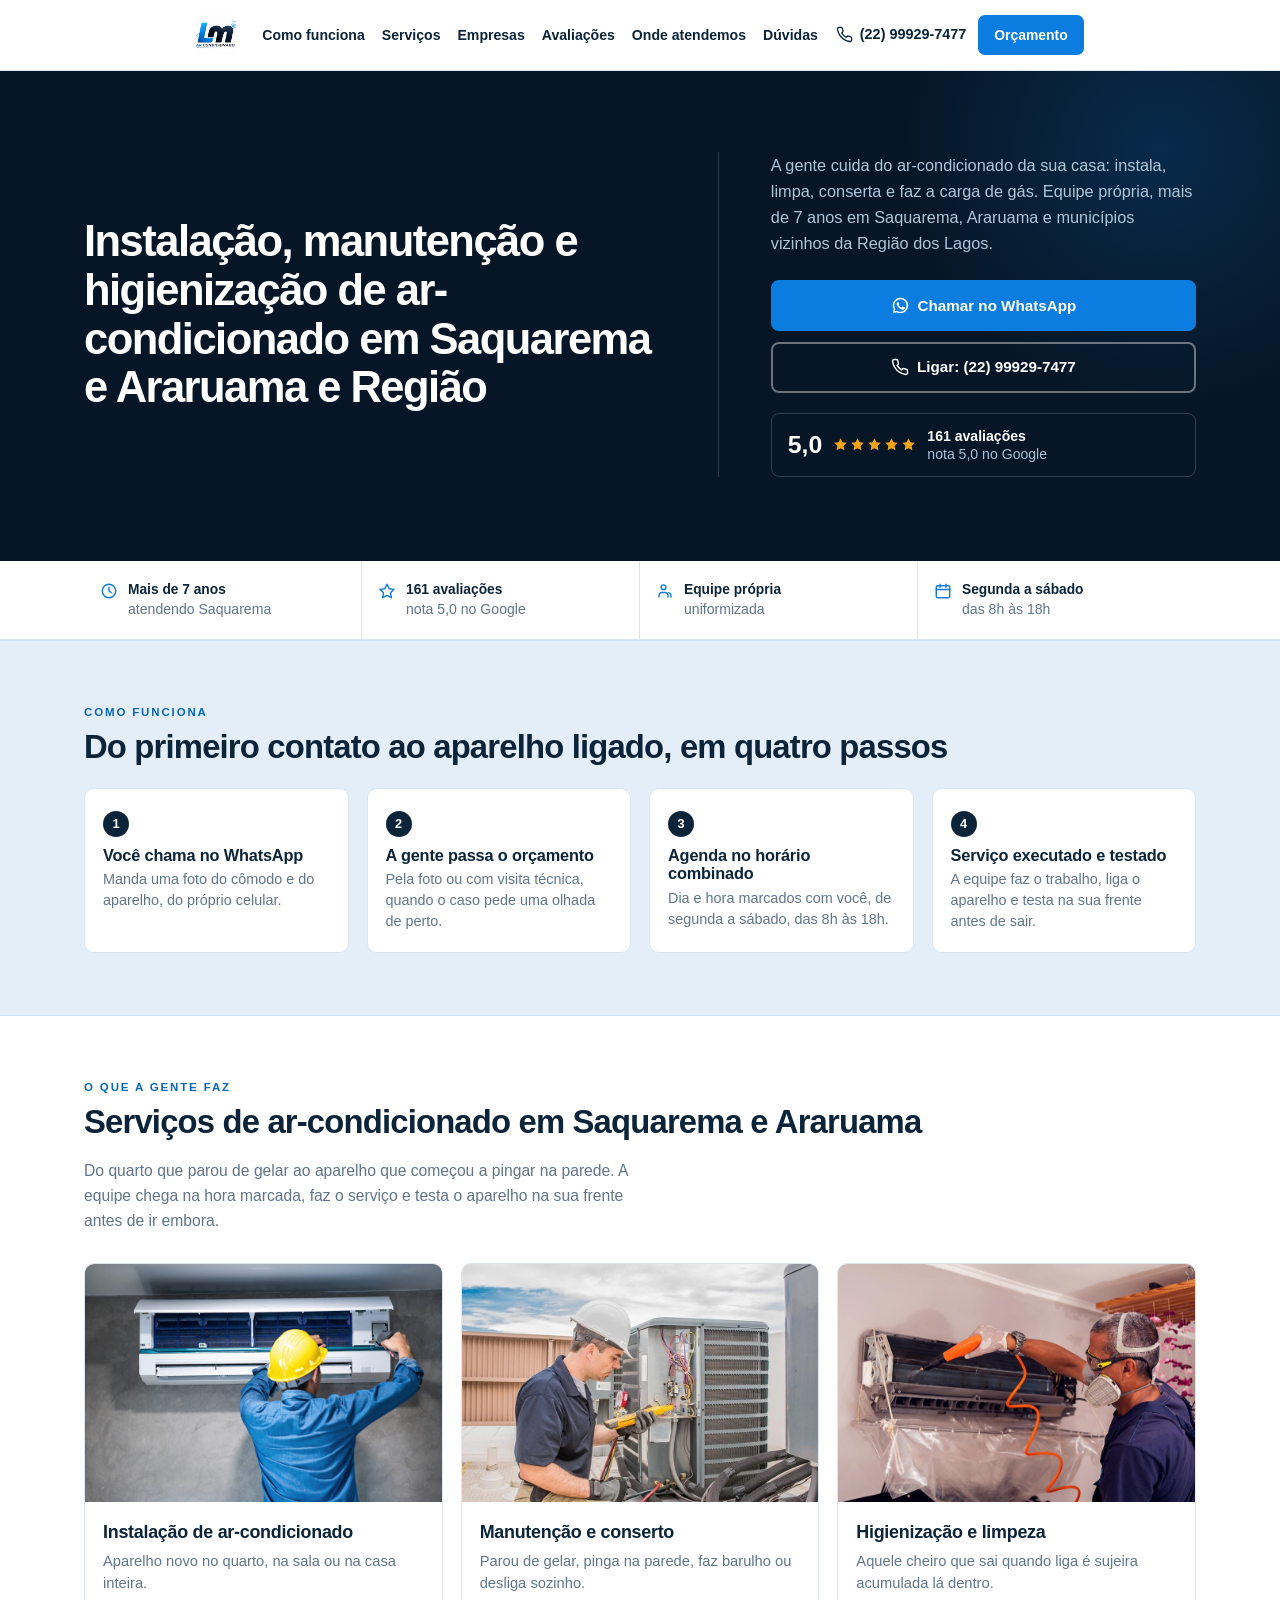
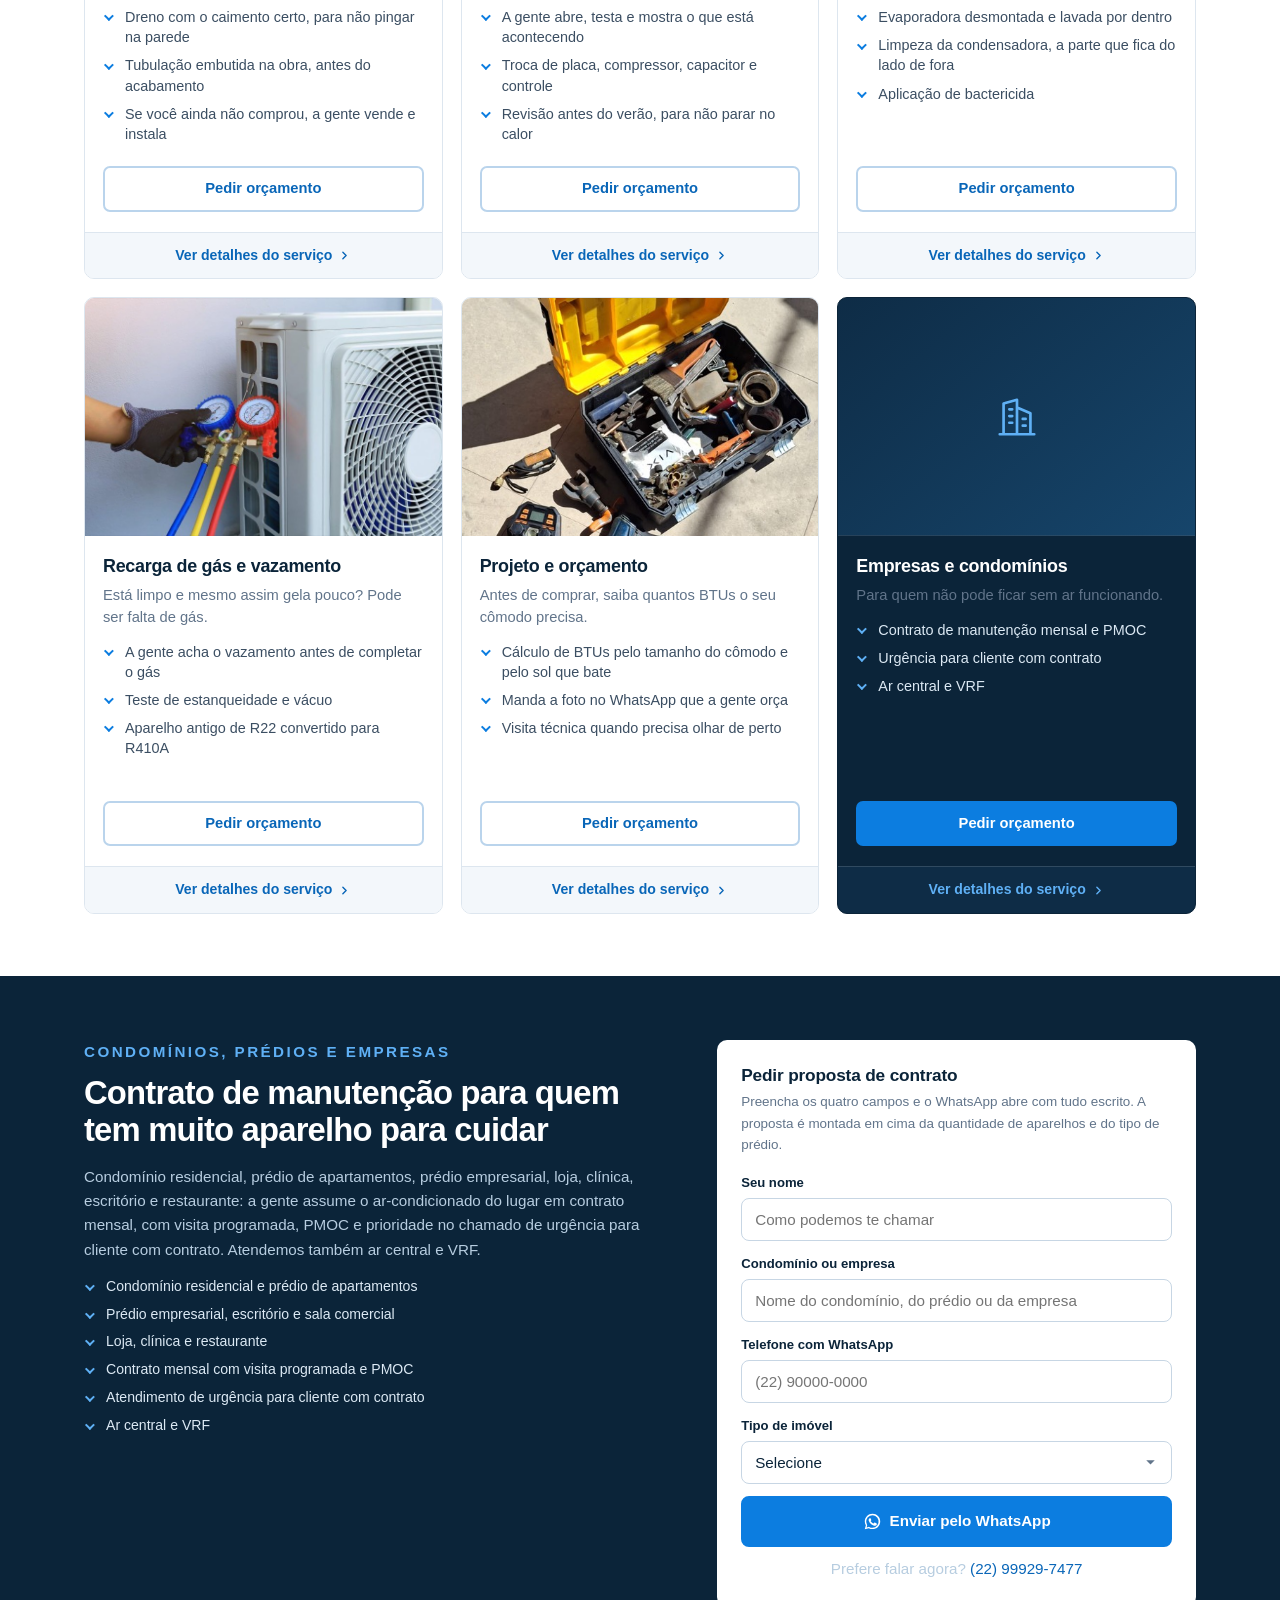
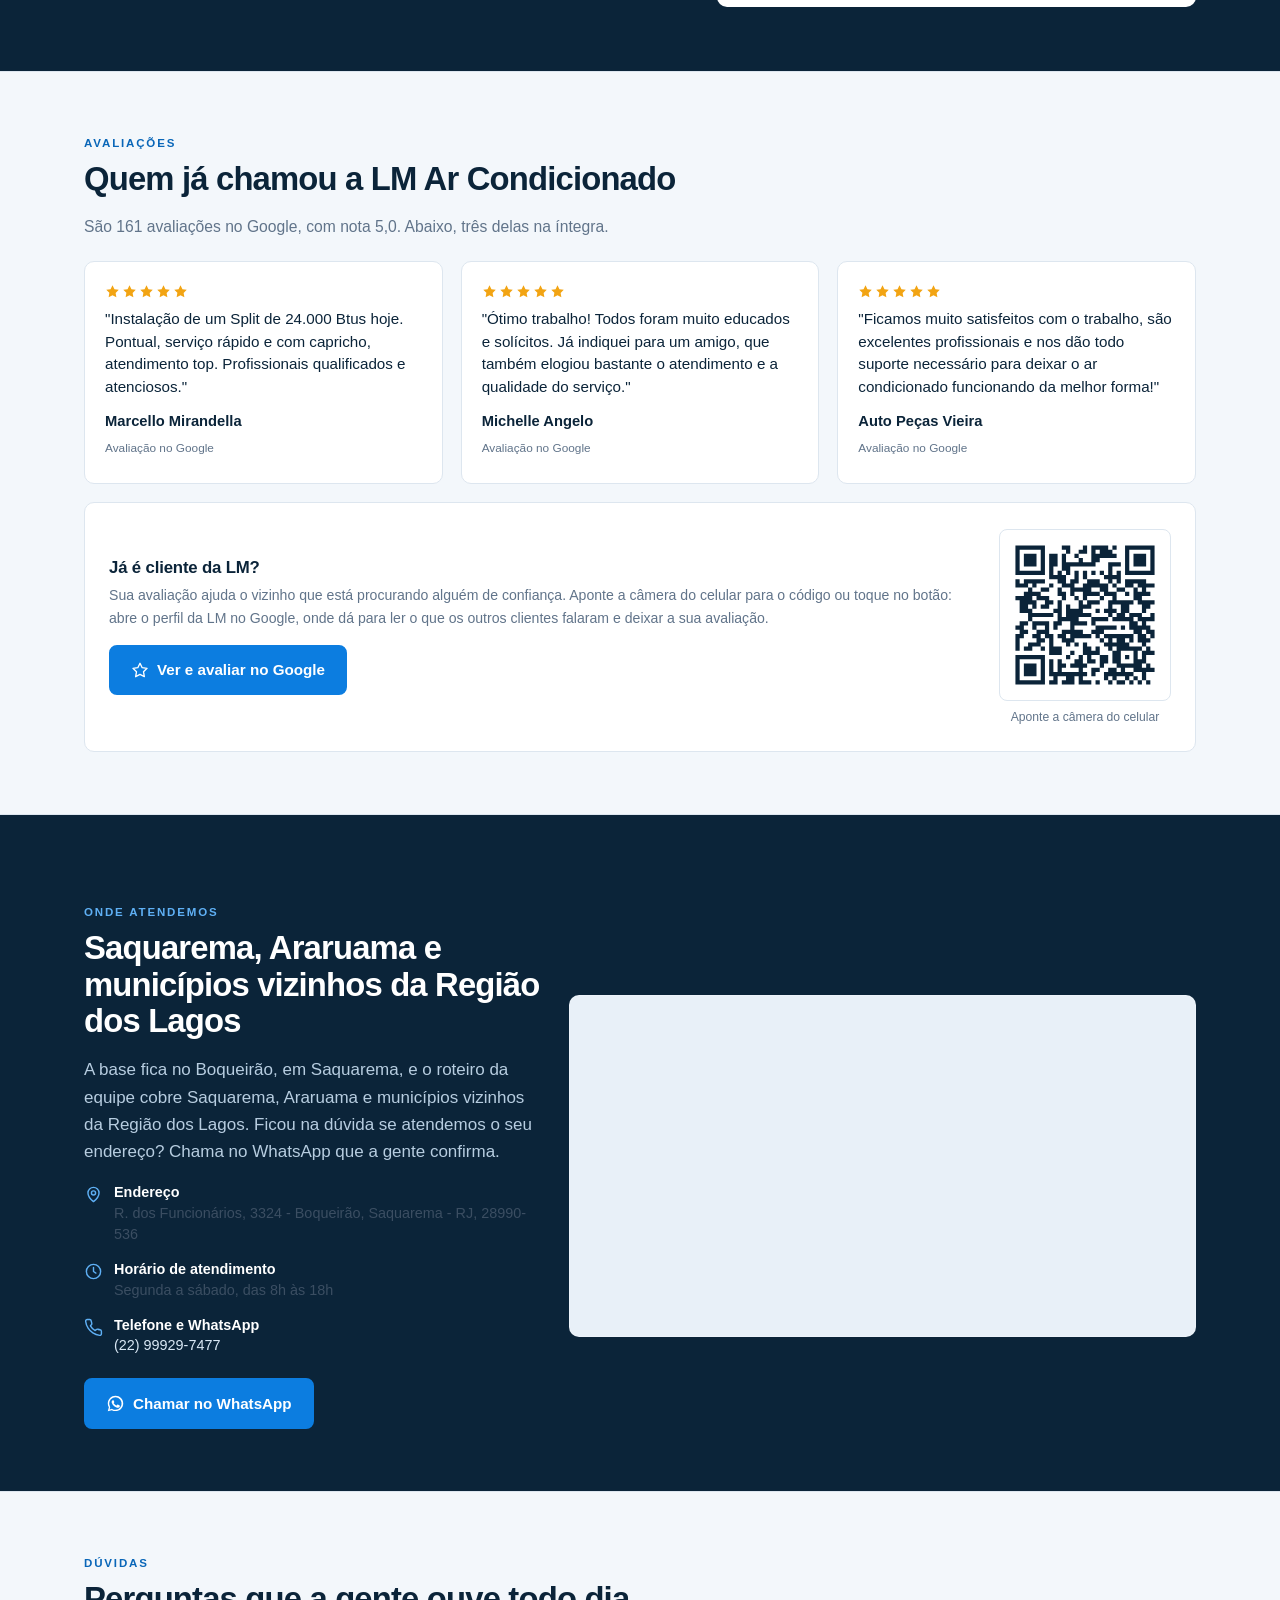
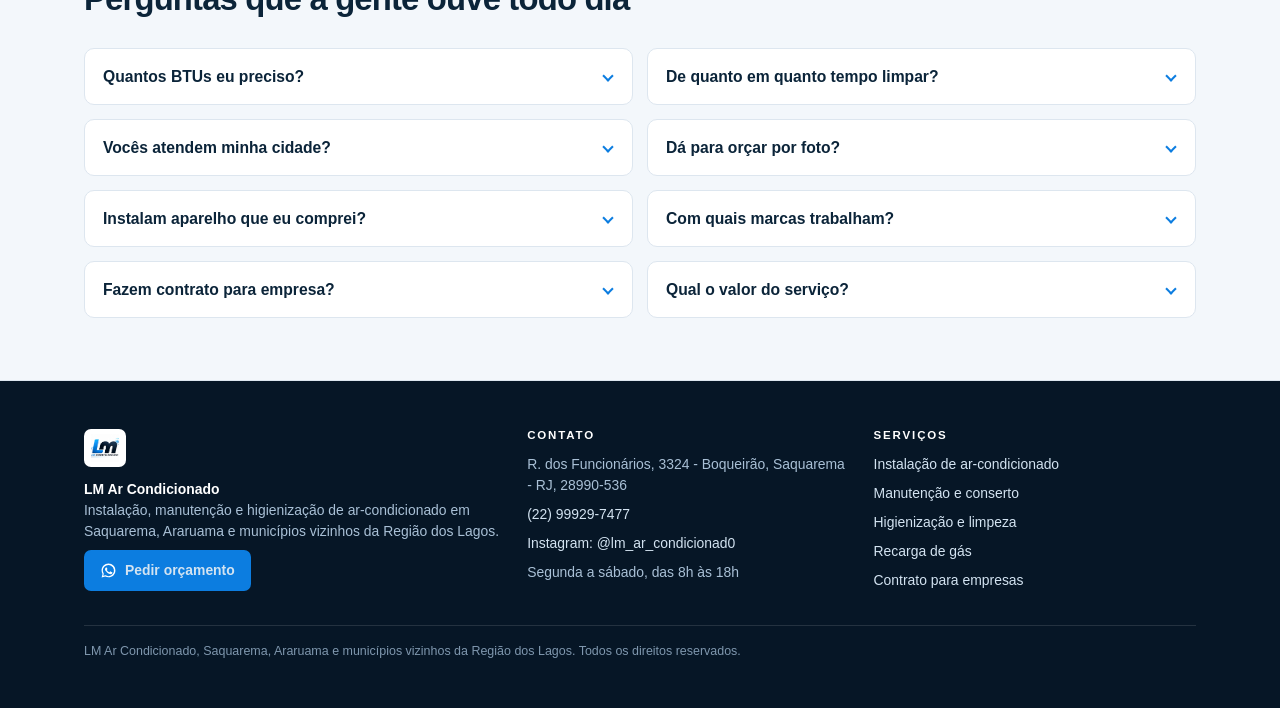
<file: index.html>
<!DOCTYPE html>
<html lang="pt-BR">
<head>
<meta charset="utf-8">
<meta name="viewport" content="width=device-width, initial-scale=1">

<!-- Google Tag Manager -->
<script>(function(w,d,s,l,i){w[l]=w[l]||[];w[l].push({'gtm.start':
new Date().getTime(),event:'gtm.js'});var f=d.getElementsByTagName(s)[0],
j=d.createElement(s),dl=l!='dataLayer'?'&l='+l:'';j.async=true;j.src=
'https://www.googletagmanager.com/gtm.js?id='+i+dl;f.parentNode.insertBefore(j,f);
})(window,document,'script','dataLayer','GTM-K4WRWJ3T');</script>
<!-- End Google Tag Manager -->

<title>Ar-Condicionado em Saquarema e Araruama | Instalação e Manutenção | LM Ar Condicionado</title>
<meta name="description" content="Instalação, manutenção e higienização de ar-condicionado em Saquarema e Araruama. Equipe própria com mais de 7 anos de rua. Orçamento pelo WhatsApp com a LM Ar Condicionado.">
<meta name="robots" content="index, follow">
<meta name="theme-color" content="#071A2B">
<link rel="canonical" href="https://lm-ar-condicionado.vercel.app/">
<link rel="icon" href="assets/logo-300.png" type="image/png">
<link rel="apple-touch-icon" href="assets/logo-300.png">

<meta property="og:type" content="website">
<meta property="og:locale" content="pt_BR">
<meta property="og:site_name" content="LM Ar Condicionado">
<meta property="og:title" content="Ar-Condicionado em Saquarema e Araruama | LM Ar Condicionado">
<meta property="og:description" content="Instalação, manutenção e higienização de ar-condicionado em Saquarema, Araruama e municípios vizinhos. Orçamento pelo WhatsApp.">
<meta property="og:image" content="https://lm-ar-condicionado.vercel.app/assets/logo.png">
<meta name="twitter:card" content="summary_large_image">

<link rel="stylesheet" href="assets/estilo.css">
</head>
<body>
<!-- Google Tag Manager (noscript) -->
<noscript><iframe src="https://www.googletagmanager.com/ns.html?id=GTM-K4WRWJ3T"
height="0" width="0" style="display:none;visibility:hidden"></iframe></noscript>
<!-- End Google Tag Manager (noscript) -->

<a class="sr-only" href="#conteudo">Ir para o conteúdo</a>

<svg width="0" height="0" style="position:absolute" aria-hidden="true" focusable="false">
  <symbol id="ico-estrela" viewBox="0 0 24 24"><path d="m12 2 3.1 6.3 6.9 1-5 4.9 1.2 6.9L12 17.8 5.8 21l1.2-6.9-5-4.9 6.9-1z"/></symbol>
</svg>

<!-- ============ CABEÇALHO FIXO ============ -->
<header class="header">
  <div class="wrap header-bar">
    <a class="brand" href="#inicio" aria-label="LM Ar Condicionado, ir para o início">
      <img src="assets/logo-300.png" width="300" height="300" alt="Logo da LM Ar Condicionado, empresa de ar-condicionado em Saquarema">
      <span class="sr-only">LM Ar Condicionado</span>
    </a>

    <nav class="nav" aria-label="Navegação principal">
      <a href="#como-funciona">Como funciona</a>
      <a href="#servicos">Serviços</a>
      <a href="#empresas">Empresas</a>
      <a href="#avaliacoes">Avaliações</a>
      <a href="#area">Onde atendemos</a>
      <a href="#faq">Dúvidas</a>
    </nav>

    <a data-cta="contato_telefone" data-origem="cabecalho" class="header-phone" href="tel:+5522999297477" aria-label="Ligar para (22) 99929-7477">
      <svg viewBox="0 0 24 24" width="17" height="17" fill="none" stroke="#0B2439" stroke-width="1.9" stroke-linecap="round" stroke-linejoin="round" aria-hidden="true"><path d="M22 16.9v3a2 2 0 0 1-2.2 2 19.8 19.8 0 0 1-8.6-3.1 19.5 19.5 0 0 1-6-6A19.8 19.8 0 0 1 2.1 4.2 2 2 0 0 1 4.1 2h3a2 2 0 0 1 2 1.7c.1 1 .4 1.9.7 2.8a2 2 0 0 1-.5 2.1L8.1 9.9a16 16 0 0 0 6 6l1.3-1.2a2 2 0 0 1 2.1-.5c.9.3 1.8.6 2.8.7a2 2 0 0 1 1.7 2z"/></svg>
      <span>(22) 99929-7477</span>
    </a>

    <a data-cta="contato_whatsapp" data-origem="cabecalho" class="btn btn-primary btn-sm header-cta" href="https://wa.me/5522999297477?text=Ol%C3%A1!%20Vim%20pelo%20site%20e%20quero%20um%20or%C3%A7amento%20de%20ar-condicionado." target="_blank" rel="noopener">Orçamento</a>

    <button class="menu-btn" id="menuBtn" type="button" aria-expanded="false" aria-controls="mobileNav" aria-label="Abrir menu de navegação">
      <svg viewBox="0 0 24 24" width="21" height="21" fill="none" stroke="#0B2439" stroke-width="2" stroke-linecap="round" aria-hidden="true"><path d="M3 6h18M3 12h18M3 18h18"/></svg>
    </button>
  </div>

  <nav class="mobile-nav" id="mobileNav" aria-label="Navegação no celular">
    <a href="#como-funciona">Como funciona</a>
    <a href="#servicos">Serviços</a>
    <a href="#empresas">Empresas</a>
    <a href="#avaliacoes">Avaliações</a>
    <a href="#area">Onde atendemos</a>
    <a href="#faq">Dúvidas</a>
    <a data-cta="contato_telefone" data-origem="cabecalho" href="tel:+5522999297477">Ligar: (22) 99929-7477</a>
  </nav>
</header>

<main id="conteudo">

<!-- ============ TOPO ============ -->
<section class="hero" id="inicio">
  <div class="wrap hero-inner">
    <div class="hero-copy">
      <h1>Instalação, manutenção e higienização de ar-condicionado em Saquarema e Araruama e Região</h1>
    </div>

    <div class="hero-side">
      <p class="hero-sub">A gente cuida do ar-condicionado da sua casa: instala, limpa, conserta e faz a carga de gás. Equipe própria, mais de 7 anos em Saquarema, Araruama e municípios vizinhos da Região dos Lagos.</p>

      <div class="hero-actions">
        <a data-cta="contato_whatsapp" data-origem="topo" class="btn btn-primary" href="https://wa.me/5522999297477?text=Ol%C3%A1!%20Vim%20pelo%20site%20e%20quero%20um%20or%C3%A7amento%20de%20ar-condicionado." target="_blank" rel="noopener">
          <svg viewBox="0 0 32 32" width="19" height="19" fill="#fff" aria-hidden="true"><path d="M16 3C8.8 3 3 8.8 3 16c0 2.3.6 4.5 1.8 6.4L3 29l6.8-1.8c1.9 1 4 1.6 6.2 1.6 7.2 0 13-5.8 13-13S23.2 3 16 3zm0 23.6c-2 0-3.9-.5-5.5-1.5l-.4-.2-4 1.1 1.1-3.9-.3-.4a10.5 10.5 0 1 1 9.1 4.9zm5.9-7.9c-.3-.2-1.9-.9-2.2-1-.3-.1-.5-.2-.7.2s-.8 1-1 1.2c-.2.2-.4.2-.7.1a8.6 8.6 0 0 1-4.3-3.7c-.3-.6.3-.5.9-1.7.1-.2 0-.4 0-.6s-.7-1.7-1-2.3c-.2-.6-.5-.5-.7-.5h-.6c-.2 0-.6.1-.9.4-.3.4-1.2 1.2-1.2 2.8s1.2 3.2 1.4 3.5c.2.2 2.4 3.7 5.9 5.1 2.2.9 3 1 4.1.8.7-.1 2-.8 2.2-1.6.3-.8.3-1.5.2-1.6-.1-.2-.3-.3-.6-.4z"/></svg>
          Chamar no WhatsApp
        </a>
        <a data-cta="contato_telefone" data-origem="topo" class="btn btn-light" href="tel:+5522999297477">
          <svg viewBox="0 0 24 24" width="18" height="18" fill="none" stroke="#fff" stroke-width="1.9" stroke-linecap="round" stroke-linejoin="round" aria-hidden="true"><path d="M22 16.9v3a2 2 0 0 1-2.2 2 19.8 19.8 0 0 1-8.6-3.1 19.5 19.5 0 0 1-6-6A19.8 19.8 0 0 1 2.1 4.2 2 2 0 0 1 4.1 2h3a2 2 0 0 1 2 1.7c.1 1 .4 1.9.7 2.8a2 2 0 0 1-.5 2.1L8.1 9.9a16 16 0 0 0 6 6l1.3-1.2a2 2 0 0 1 2.1-.5c.9.3 1.8.6 2.8.7a2 2 0 0 1 1.7 2z"/></svg>
          Ligar: (22) 99929-7477
        </a>
      </div>

      <div class="rating">
        <span class="rating-score">5,0</span>
        <span class="stars" aria-hidden="true">
          <svg aria-hidden="true"><use href="#ico-estrela"></use></svg>
          <svg aria-hidden="true"><use href="#ico-estrela"></use></svg>
          <svg aria-hidden="true"><use href="#ico-estrela"></use></svg>
          <svg aria-hidden="true"><use href="#ico-estrela"></use></svg>
          <svg aria-hidden="true"><use href="#ico-estrela"></use></svg>
        </span>
        <span class="rating-text"><strong>161 avaliações</strong><br>nota 5,0 no Google</span>
      </div>
    </div>
  </div>

</section>

<!-- ============ FAIXA DE CONFIANÇA ============ -->
<section class="trust" aria-label="Por que chamar a LM Ar Condicionado">
  <div class="wrap trust-grid">
    <div class="trust-item">
      <svg viewBox="0 0 24 24" aria-hidden="true" stroke-linecap="round" stroke-linejoin="round"><circle cx="12" cy="12" r="9"/><path d="M12 7v5l3 2"/></svg>
      <span><strong>Mais de 7 anos</strong>atendendo Saquarema</span>
    </div>
    <div class="trust-item">
      <svg viewBox="0 0 24 24" aria-hidden="true" stroke-linecap="round" stroke-linejoin="round"><path d="m12 3 2.9 5.9 6.5.9-4.7 4.6 1.1 6.5-5.8-3.1-5.8 3.1 1.1-6.5L2.6 9.8l6.5-.9z"/></svg>
      <span><strong>161 avaliações</strong>nota 5,0 no Google</span>
    </div>
    <div class="trust-item">
      <svg viewBox="0 0 24 24" aria-hidden="true" stroke-linecap="round" stroke-linejoin="round"><path d="M16 20v-2a4 4 0 0 0-4-4H8a4 4 0 0 0-4 4v2"/><circle cx="10" cy="7" r="3.2"/><path d="M20 20v-2a4 4 0 0 0-3-3.8"/></svg>
      <span><strong>Equipe própria</strong>uniformizada</span>
    </div>
    <div class="trust-item">
      <svg viewBox="0 0 24 24" aria-hidden="true" stroke-linecap="round" stroke-linejoin="round"><rect x="3" y="5" width="18" height="16" rx="2"/><path d="M8 3v4M16 3v4M3 10h18"/></svg>
      <span><strong>Segunda a sábado</strong>das 8h às 18h</span>
    </div>
  </div>
</section>

<!-- ============ COMO FUNCIONA ============ -->
<section class="section section--blue" id="como-funciona">
  <div class="wrap">
    <p class="eyebrow">Como funciona</p>
    <h2>Do primeiro contato ao aparelho ligado, em quatro passos</h2>
    <div class="steps">
      <div class="step">
        <span class="step-num">1</span>
        <h3>Você chama no WhatsApp</h3>
        <p>Manda uma foto do cômodo e do aparelho, do próprio celular.</p>
      </div>
      <div class="step">
        <span class="step-num">2</span>
        <h3>A gente passa o orçamento</h3>
        <p>Pela foto ou com visita técnica, quando o caso pede uma olhada de perto.</p>
      </div>
      <div class="step">
        <span class="step-num">3</span>
        <h3>Agenda no horário combinado</h3>
        <p>Dia e hora marcados com você, de segunda a sábado, das 8h às 18h.</p>
      </div>
      <div class="step">
        <span class="step-num">4</span>
        <h3>Serviço executado e testado</h3>
        <p>A equipe faz o trabalho, liga o aparelho e testa na sua frente antes de sair.</p>
      </div>
    </div>
  </div>
</section>

<!-- ============ SERVIÇOS ============ -->
<section class="section" id="servicos">
  <div class="wrap">
    <p class="eyebrow">O que a gente faz</p>
    <h2>Serviços de ar-condicionado em Saquarema e Araruama</h2>
    <p class="lead">Do quarto que parou de gelar ao aparelho que começou a pingar na parede. A equipe chega na hora marcada, faz o serviço e testa o aparelho na sua frente antes de ir embora.</p>

    <div class="cards">

      <article class="card">
        <figure class="card-photo"><img src="assets/fotos/servico-instalacao.jpg" width="900" height="600" alt="Técnico instalando a evaporadora de um ar-condicionado split na parede" loading="lazy"></figure>
        <div class="card-body">
          <h2>Instalação de ar-condicionado</h2>
          <p>Aparelho novo no quarto, na sala ou na casa inteira.</p>
          <ul class="list">
            <li>Dreno com o caimento certo, para não pingar na parede</li>
            <li>Tubulação embutida na obra, antes do acabamento</li>
            <li>Se você ainda não comprou, a gente vende e instala</li>
          </ul>
          <a data-cta="contato_whatsapp" data-origem="card_instalacao" data-servico="instalacao" class="btn btn-quote btn-sm btn-block" href="https://wa.me/5522999297477?text=Ol%C3%A1!%20Quero%20um%20or%C3%A7amento%20de%20instala%C3%A7%C3%A3o%20de%20ar-condicionado." target="_blank" rel="noopener">Pedir orçamento</a>
        </div>
        <a data-cta="ver_detalhes" data-origem="card_instalacao" data-servico="instalacao" class="card-mais" href="instalacao-ar-condicionado.html">Ver detalhes do serviço <svg viewBox="0 0 24 24" aria-hidden="true" stroke-linecap="round" stroke-linejoin="round"><path d="M9 6l6 6-6 6"/></svg></a>
      </article>

      <article class="card">
        <figure class="card-photo"><img src="assets/fotos/servico-manutencao.jpg" width="900" height="628" alt="Técnico medindo a parte elétrica de uma condensadora de ar-condicionado durante a manutenção" loading="lazy"></figure>
        <div class="card-body">
          <h2>Manutenção e conserto</h2>
          <p>Parou de gelar, pinga na parede, faz barulho ou desliga sozinho.</p>
          <ul class="list">
            <li>A gente abre, testa e mostra o que está acontecendo</li>
            <li>Troca de placa, compressor, capacitor e controle</li>
            <li>Revisão antes do verão, para não parar no calor</li>
          </ul>
          <a data-cta="contato_whatsapp" data-origem="card_manutencao" data-servico="manutencao" class="btn btn-quote btn-sm btn-block" href="https://wa.me/5522999297477?text=Ol%C3%A1!%20Quero%20um%20or%C3%A7amento%20de%20manuten%C3%A7%C3%A3o%20de%20ar-condicionado." target="_blank" rel="noopener">Pedir orçamento</a>
        </div>
        <a data-cta="ver_detalhes" data-origem="card_manutencao" data-servico="manutencao" class="card-mais" href="manutencao-ar-condicionado.html">Ver detalhes do serviço <svg viewBox="0 0 24 24" aria-hidden="true" stroke-linecap="round" stroke-linejoin="round"><path d="M9 6l6 6-6 6"/></svg></a>
      </article>

      <article class="card">
        <figure class="card-photo"><img src="assets/fotos/servico-higienizacao.jpg" width="900" height="600" alt="Técnico higienizando a evaporadora de um ar-condicionado split com lavadora e capa de proteção" loading="lazy"></figure>
        <div class="card-body">
          <h2>Higienização e limpeza</h2>
          <p>Aquele cheiro que sai quando liga é sujeira acumulada lá dentro.</p>
          <ul class="list">
            <li>Evaporadora desmontada e lavada por dentro</li>
            <li>Limpeza da condensadora, a parte que fica do lado de fora</li>
            <li>Aplicação de bactericida</li>
          </ul>
          <a data-cta="contato_whatsapp" data-origem="card_higienizacao" data-servico="higienizacao" class="btn btn-quote btn-sm btn-block" href="https://wa.me/5522999297477?text=Ol%C3%A1!%20Quero%20um%20or%C3%A7amento%20de%20higieniza%C3%A7%C3%A3o%20de%20ar-condicionado." target="_blank" rel="noopener">Pedir orçamento</a>
        </div>
        <a data-cta="ver_detalhes" data-origem="card_higienizacao" data-servico="higienizacao" class="card-mais" href="higienizacao-ar-condicionado.html">Ver detalhes do serviço <svg viewBox="0 0 24 24" aria-hidden="true" stroke-linecap="round" stroke-linejoin="round"><path d="M9 6l6 6-6 6"/></svg></a>
      </article>

      <article class="card">
        <figure class="card-photo"><img src="assets/fotos/servico-gas.jpg" width="900" height="487" alt="Manifold de manômetros conectado à condensadora para carga de gás do ar-condicionado" loading="lazy"></figure>
        <div class="card-body">
          <h2>Recarga de gás e vazamento</h2>
          <p>Está limpo e mesmo assim gela pouco? Pode ser falta de gás.</p>
          <ul class="list">
            <li>A gente acha o vazamento antes de completar o gás</li>
            <li>Teste de estanqueidade e vácuo</li>
            <li>Aparelho antigo de R22 convertido para R410A</li>
          </ul>
          <a data-cta="contato_whatsapp" data-origem="card_gas" data-servico="gas" class="btn btn-quote btn-sm btn-block" href="https://wa.me/5522999297477?text=Ol%C3%A1!%20Quero%20um%20or%C3%A7amento%20de%20carga%20de%20g%C3%A1s%20do%20ar-condicionado." target="_blank" rel="noopener">Pedir orçamento</a>
        </div>
        <a data-cta="ver_detalhes" data-origem="card_gas" data-servico="gas" class="card-mais" href="recarga-de-gas-ar-condicionado.html">Ver detalhes do serviço <svg viewBox="0 0 24 24" aria-hidden="true" stroke-linecap="round" stroke-linejoin="round"><path d="M9 6l6 6-6 6"/></svg></a>
      </article>

      <article class="card">
        <figure class="card-photo"><img src="assets/fotos/servico-projeto.jpg" width="506" height="900" style="object-position:center 32%" alt="Ferramentas da LM Ar Condicionado prontas para a visita técnica, com manifold, flangeador e parafusadeira" loading="lazy"></figure>
        <div class="card-body">
          <h2>Projeto e orçamento</h2>
          <p>Antes de comprar, saiba quantos BTUs o seu cômodo precisa.</p>
          <ul class="list">
            <li>Cálculo de BTUs pelo tamanho do cômodo e pelo sol que bate</li>
            <li>Manda a foto no WhatsApp que a gente orça</li>
            <li>Visita técnica quando precisa olhar de perto</li>
          </ul>
          <a data-cta="contato_whatsapp" data-origem="card_projeto" data-servico="projeto" class="btn btn-quote btn-sm btn-block" href="https://wa.me/5522999297477?text=Ol%C3%A1!%20Quero%20uma%20visita%20t%C3%A9cnica%20para%20or%C3%A7amento%20de%20ar-condicionado." target="_blank" rel="noopener">Pedir orçamento</a>
        </div>
        <a data-cta="ver_detalhes" data-origem="card_projeto" data-servico="projeto" class="card-mais" href="projeto-e-orcamento-ar-condicionado.html">Ver detalhes do serviço <svg viewBox="0 0 24 24" aria-hidden="true" stroke-linecap="round" stroke-linejoin="round"><path d="M9 6l6 6-6 6"/></svg></a>
      </article>

      <article class="card card--dark">
        <div class="card-mark" aria-hidden="true">
          <svg viewBox="0 0 24 24" fill="none" stroke="currentColor" stroke-width="1.4" stroke-linecap="round" stroke-linejoin="round"><path d="M3 21h18M5 21V5l7-2v18M19 21V10l-7-3"/><path d="M8 8h1.5M8 11.5h1.5M8 15h1.5M15 13h1.5M15 16.5h1.5"/></svg>
        </div>
        <div class="card-body">
          <h2>Empresas e condomínios</h2>
          <p>Para quem não pode ficar sem ar funcionando.</p>
          <ul class="list">
            <li>Contrato de manutenção mensal e PMOC</li>
            <li>Urgência para cliente com contrato</li>
            <li>Ar central e VRF</li>
          </ul>
          <a data-cta="intencao_contrato" data-origem="card_empresas" data-servico="empresas" class="btn btn-primary btn-sm btn-block" href="#empresas">Pedir orçamento</a>
        </div>
        <a data-cta="ver_detalhes" data-origem="card_empresas" data-servico="empresas" class="card-mais" href="contrato-empresas-e-condominios.html">Ver detalhes do serviço <svg viewBox="0 0 24 24" aria-hidden="true" stroke-linecap="round" stroke-linejoin="round"><path d="M9 6l6 6-6 6"/></svg></a>
      </article>

    </div>
  </div>
</section>

<!-- ============ EMPRESAS E CONDOMÍNIOS ============ -->
<section class="empresas" id="empresas">
  <div class="wrap">
    <div class="empresas-grid">
      <div>
        <p class="eyebrow">Condomínios, prédios e empresas</p>
        <h2>Contrato de manutenção para quem tem muito aparelho para cuidar</h2>
        <p>Condomínio residencial, prédio de apartamentos, prédio empresarial, loja, clínica, escritório e restaurante: a gente assume o ar-condicionado do lugar em contrato mensal, com visita programada, PMOC e prioridade no chamado de urgência para cliente com contrato. Atendemos também ar central e VRF.</p>
        <ul class="list">
          <li>Condomínio residencial e prédio de apartamentos</li>
          <li>Prédio empresarial, escritório e sala comercial</li>
          <li>Loja, clínica e restaurante</li>
          <li>Contrato mensal com visita programada e PMOC</li>
          <li>Atendimento de urgência para cliente com contrato</li>
          <li>Ar central e VRF</li>
        </ul>
      </div>

      <div class="form-card">
        <h3>Pedir proposta de contrato</h3>
        <p class="hint">Preencha os quatro campos e o WhatsApp abre com tudo escrito. A proposta é montada em cima da quantidade de aparelhos e do tipo de prédio.</p>
        <form id="formEmpresa" novalidate>
          <div class="field">
            <label for="f-nome">Seu nome</label>
            <input id="f-nome" name="nome" type="text" autocomplete="name" placeholder="Como podemos te chamar" required>
          </div>
          <div class="field">
            <label for="f-empresa">Condomínio ou empresa</label>
            <input id="f-empresa" name="empresa" type="text" autocomplete="organization" placeholder="Nome do condomínio, do prédio ou da empresa" required>
          </div>
          <div class="field">
            <label for="f-telefone">Telefone com WhatsApp</label>
            <input id="f-telefone" name="telefone" type="tel" inputmode="tel" autocomplete="tel" placeholder="(22) 90000-0000" required>
          </div>
          <div class="field">
            <label for="f-tipo">Tipo de imóvel</label>
            <select id="f-tipo" name="tipo" required>
              <option value="">Selecione</option>
              <option>Condomínio residencial</option>
              <option>Prédio de apartamentos</option>
              <option>Prédio empresarial</option>
              <option>Empresa ou indústria</option>
              <option>Loja</option>
              <option>Clínica</option>
              <option>Escritório</option>
              <option>Restaurante</option>
              <option>Outro tipo de imóvel</option>
            </select>
          </div>
          <button class="btn btn-primary btn-block" type="submit">
            <svg viewBox="0 0 32 32" width="19" height="19" fill="#fff" aria-hidden="true"><path d="M16 3C8.8 3 3 8.8 3 16c0 2.3.6 4.5 1.8 6.4L3 29l6.8-1.8c1.9 1 4 1.6 6.2 1.6 7.2 0 13-5.8 13-13S23.2 3 16 3zm0 23.6c-2 0-3.9-.5-5.5-1.5l-.4-.2-4 1.1 1.1-3.9-.3-.4a10.5 10.5 0 1 1 9.1 4.9zm5.9-7.9c-.3-.2-1.9-.9-2.2-1-.3-.1-.5-.2-.7.2s-.8 1-1 1.2c-.2.2-.4.2-.7.1a8.6 8.6 0 0 1-4.3-3.7c-.3-.6.3-.5.9-1.7.1-.2 0-.4 0-.6s-.7-1.7-1-2.3c-.2-.6-.5-.5-.7-.5h-.6c-.2 0-.6.1-.9.4-.3.4-1.2 1.2-1.2 2.8s1.2 3.2 1.4 3.5c.2.2 2.4 3.7 5.9 5.1 2.2.9 3 1 4.1.8.7-.1 2-.8 2.2-1.6.3-.8.3-1.5.2-1.6-.1-.2-.3-.3-.6-.4z"/></svg>
            Enviar pelo WhatsApp
          </button>
          <p class="form-note">Prefere falar agora? <a data-cta="contato_telefone" data-origem="secao_empresas" href="tel:+5522999297477">(22) 99929-7477</a></p>
        </form>
      </div>
    </div>
  </div>
</section>

<!-- ============ AVALIAÇÕES ============ -->
<section class="section section--soft" id="avaliacoes">
  <div class="wrap">
    <p class="eyebrow">Avaliações</p>
    <h2>Quem já chamou a LM Ar Condicionado</h2>
    <p class="lead">São 161 avaliações no Google, com nota 5,0. Abaixo, três delas na íntegra.</p>

    <div class="reviews">
      <article class="review">
        <span class="stars" aria-label="Cinco estrelas">
          <svg aria-hidden="true"><use href="#ico-estrela"></use></svg>
          <svg aria-hidden="true"><use href="#ico-estrela"></use></svg>
          <svg aria-hidden="true"><use href="#ico-estrela"></use></svg>
          <svg aria-hidden="true"><use href="#ico-estrela"></use></svg>
          <svg aria-hidden="true"><use href="#ico-estrela"></use></svg>
        </span>
        <blockquote>"Instalação de um Split de 24.000 Btus hoje. Pontual, serviço rápido e com capricho, atendimento top. Profissionais qualificados e atenciosos."</blockquote>
        <cite>Marcello Mirandella</cite>
        <span class="src">Avaliação no Google</span>
      </article>
      <article class="review">
        <span class="stars" aria-label="Cinco estrelas">
          <svg aria-hidden="true"><use href="#ico-estrela"></use></svg>
          <svg aria-hidden="true"><use href="#ico-estrela"></use></svg>
          <svg aria-hidden="true"><use href="#ico-estrela"></use></svg>
          <svg aria-hidden="true"><use href="#ico-estrela"></use></svg>
          <svg aria-hidden="true"><use href="#ico-estrela"></use></svg>
        </span>
        <blockquote>"Ótimo trabalho! Todos foram muito educados e solícitos. Já indiquei para um amigo, que também elogiou bastante o atendimento e a qualidade do serviço."</blockquote>
        <cite>Michelle Angelo</cite>
        <span class="src">Avaliação no Google</span>
      </article>
      <article class="review">
        <span class="stars" aria-label="Cinco estrelas">
          <svg aria-hidden="true"><use href="#ico-estrela"></use></svg>
          <svg aria-hidden="true"><use href="#ico-estrela"></use></svg>
          <svg aria-hidden="true"><use href="#ico-estrela"></use></svg>
          <svg aria-hidden="true"><use href="#ico-estrela"></use></svg>
          <svg aria-hidden="true"><use href="#ico-estrela"></use></svg>
        </span>
        <blockquote>"Ficamos muito satisfeitos com o trabalho, são excelentes profissionais e nos dão todo suporte necessário para deixar o ar condicionado funcionando da melhor forma!"</blockquote>
        <cite>Auto Peças Vieira</cite>
        <span class="src">Avaliação no Google</span>
      </article>
    </div>

    <div class="google-cta">
      <div>
        <h3>Já é cliente da LM?</h3>
        <p>Sua avaliação ajuda o vizinho que está procurando alguém de confiança. Aponte a câmera do celular para o código ou toque no botão: abre o perfil da LM no Google, onde dá para ler o que os outros clientes falaram e deixar a sua avaliação.</p>
        <a data-cta="avaliacao_google" data-origem="avaliacoes" class="btn btn-primary" href="https://www.google.com/maps?cid=14544561927351388928" target="_blank" rel="noopener">
          <svg viewBox="0 0 24 24" width="18" height="18" fill="none" stroke="#fff" stroke-width="1.8" stroke-linecap="round" stroke-linejoin="round" aria-hidden="true"><path d="m12 3 2.9 5.9 6.5.9-4.7 4.6 1.1 6.5-5.8-3.1-5.8 3.1 1.1-6.5L2.6 9.8l6.5-.9z"/></svg>
          Ver e avaliar no Google
        </a>
      </div>
      <figure class="qr">
        <img src="assets/qrcode-google.svg" width="370" height="370" alt="Código QR que abre o perfil da LM Ar Condicionado no Google, para ler e escrever avaliações" loading="lazy">
        <figcaption>Aponte a câmera do celular</figcaption>
      </figure>
    </div>
  </div>
</section>

<!-- ============ ONDE ATENDEMOS ============ -->
<section class="section section--navy" id="area">
  <div class="wrap">
    <div class="area-grid">
      <div>
        <p class="eyebrow">Onde atendemos</p>
        <h2>Saquarema, Araruama e municípios vizinhos da Região dos Lagos</h2>
        <p>A base fica no Boqueirão, em Saquarema, e o roteiro da equipe cobre Saquarema, Araruama e municípios vizinhos da Região dos Lagos. Ficou na dúvida se atendemos o seu endereço? Chama no WhatsApp que a gente confirma.</p>

        <div class="info-line">
          <svg viewBox="0 0 24 24" aria-hidden="true" stroke-linecap="round" stroke-linejoin="round"><path d="M12 21s7-5.7 7-11a7 7 0 1 0-14 0c0 5.3 7 11 7 11z"/><circle cx="12" cy="10" r="2.6"/></svg>
          <span><strong>Endereço</strong>R. dos Funcionários, 3324 - Boqueirão, Saquarema - RJ, 28990-536</span>
        </div>
        <div class="info-line">
          <svg viewBox="0 0 24 24" aria-hidden="true" stroke-linecap="round" stroke-linejoin="round"><circle cx="12" cy="12" r="9"/><path d="M12 7v5l3 2"/></svg>
          <span><strong>Horário de atendimento</strong>Segunda a sábado, das 8h às 18h</span>
        </div>
        <div class="info-line">
          <svg viewBox="0 0 24 24" aria-hidden="true" stroke-linecap="round" stroke-linejoin="round"><path d="M22 16.9v3a2 2 0 0 1-2.2 2 19.8 19.8 0 0 1-8.6-3.1 19.5 19.5 0 0 1-6-6A19.8 19.8 0 0 1 2.1 4.2 2 2 0 0 1 4.1 2h3a2 2 0 0 1 2 1.7c.1 1 .4 1.9.7 2.8a2 2 0 0 1-.5 2.1L8.1 9.9a16 16 0 0 0 6 6l1.3-1.2a2 2 0 0 1 2.1-.5c.9.3 1.8.6 2.8.7a2 2 0 0 1 1.7 2z"/></svg>
          <span><strong>Telefone e WhatsApp</strong><a data-cta="contato_telefone" data-origem="onde_atendemos" href="tel:+5522999297477">(22) 99929-7477</a></span>
        </div>

        <a data-cta="contato_whatsapp" data-origem="onde_atendemos" class="btn btn-primary" style="margin-top:8px" href="https://wa.me/5522999297477?text=Ol%C3%A1!%20Vim%20pelo%20site%20e%20quero%20um%20or%C3%A7amento%20de%20ar-condicionado." target="_blank" rel="noopener">
          <svg viewBox="0 0 32 32" width="19" height="19" fill="#fff" aria-hidden="true"><path d="M16 3C8.8 3 3 8.8 3 16c0 2.3.6 4.5 1.8 6.4L3 29l6.8-1.8c1.9 1 4 1.6 6.2 1.6 7.2 0 13-5.8 13-13S23.2 3 16 3zm0 23.6c-2 0-3.9-.5-5.5-1.5l-.4-.2-4 1.1 1.1-3.9-.3-.4a10.5 10.5 0 1 1 9.1 4.9zm5.9-7.9c-.3-.2-1.9-.9-2.2-1-.3-.1-.5-.2-.7.2s-.8 1-1 1.2c-.2.2-.4.2-.7.1a8.6 8.6 0 0 1-4.3-3.7c-.3-.6.3-.5.9-1.7.1-.2 0-.4 0-.6s-.7-1.7-1-2.3c-.2-.6-.5-.5-.7-.5h-.6c-.2 0-.6.1-.9.4-.3.4-1.2 1.2-1.2 2.8s1.2 3.2 1.4 3.5c.2.2 2.4 3.7 5.9 5.1 2.2.9 3 1 4.1.8.7-.1 2-.8 2.2-1.6.3-.8.3-1.5.2-1.6-.1-.2-.3-.3-.6-.4z"/></svg>
          Chamar no WhatsApp
        </a>
      </div>

      <div class="map">
        <iframe
          src="https://www.google.com/maps?q=R.%20dos%20Funcion%C3%A1rios%2C%203324%20-%20Boqueir%C3%A3o%2C%20Saquarema%20-%20RJ%2C%2028990-536&output=embed"
          title="Mapa com o endereço da LM Ar Condicionado em Saquarema"
          loading="lazy" referrerpolicy="no-referrer-when-downgrade" allowfullscreen></iframe>
      </div>
    </div>
  </div>
</section>

<!-- ============ DÚVIDAS ============ -->
<section class="section section--soft" id="faq">
  <div class="wrap">
    <p class="eyebrow">Dúvidas</p>
    <h2>Perguntas que a gente ouve todo dia</h2>

    <div class="faq">
      <details>
        <summary>Quantos BTUs eu preciso?</summary>
        <div class="answer"><p>Depende do tamanho do cômodo, de quantas pessoas ficam ali, do sol que bate na parede e da janela, e dos equipamentos que esquentam o ambiente. A gente faz o cálculo de BTUs para você, pela foto no WhatsApp ou em visita técnica.</p></div>
      </details>

      <details>
        <summary>De quanto em quanto tempo limpar?</summary>
        <div class="answer"><p>Varia com o uso e com o ambiente: aparelho ligado muitas horas por dia, casa perto da praia ou de rua de terra, cozinha e local com muita gente sujam bem mais rápido. Se estiver saindo cheiro, se o ar saiu fraco ou se começou a pingar, é hora de higienizar. Manda uma mensagem no WhatsApp que a gente avalia o seu caso.</p></div>
      </details>

      <details>
        <summary>Vocês atendem minha cidade?</summary>
        <div class="answer"><p>Atendemos Saquarema, Araruama e municípios vizinhos da Região dos Lagos. Se estiver em dúvida se a sua região entra no roteiro, chama no WhatsApp que a gente confirma na hora.</p></div>
      </details>

      <details>
        <summary>Dá para orçar por foto?</summary>
        <div class="answer"><p>Dá sim, e é o jeito mais rápido. Manda foto do ambiente, do ponto onde o aparelho vai ficar ou do aparelho que já está instalado, e a gente avalia pelo WhatsApp. Quando o caso pede uma olhada de perto, a gente marca uma visita técnica.</p></div>
      </details>

      <details>
        <summary>Instalam aparelho que eu comprei?</summary>
        <div class="answer"><p>Instalamos sim, aparelho comprado por você. Se preferir, também vendemos aparelhos novos, com a instalação feita pela mesma equipe.</p></div>
      </details>

      <details>
        <summary>Com quais marcas trabalham?</summary>
        <div class="answer"><p>Trabalhamos com Gree, Midea, Hitachi e Agratto.</p></div>
      </details>

      <details>
        <summary>Fazem contrato para empresa?</summary>
        <div class="answer"><p>Fazemos. É contrato de manutenção mensal com visita programada, PMOC e atendimento de urgência para cliente com contrato. Serve para loja, clínica, escritório, restaurante e condomínio, incluindo ar central e VRF. Chama no WhatsApp para montar a proposta.</p></div>
      </details>

      <details>
        <summary>Qual o valor do serviço?</summary>
        <div class="answer"><p>Cada ambiente pede uma solução diferente: muda o tipo de aparelho, a distância entre a evaporadora e a condensadora, a altura, o acesso e o estado do que já está instalado. Por isso o orçamento é fechado caso a caso, pelo WhatsApp ou em visita técnica, sem surpresa depois.</p></div>
      </details>
    </div>
  </div>
</section>

</main>

<!-- ============ RODAPÉ ============ -->
<footer class="footer">
  <div class="wrap">
    <div class="footer-grid">
      <div>
        <img src="assets/logo-300.png" width="300" height="300" alt="Logo da LM Ar Condicionado">
        <p style="margin-top:12px"><strong style="color:#fff">LM Ar Condicionado</strong><br>Instalação, manutenção e higienização de ar-condicionado em Saquarema, Araruama e municípios vizinhos da Região dos Lagos.</p>
        <a data-cta="contato_whatsapp" data-origem="rodape" class="btn btn-primary btn-sm" href="https://wa.me/5522999297477?text=Ol%C3%A1!%20Vim%20pelo%20site%20e%20quero%20um%20or%C3%A7amento%20de%20ar-condicionado." target="_blank" rel="noopener">
          <svg viewBox="0 0 32 32" width="17" height="17" fill="#fff" aria-hidden="true"><path d="M16 3C8.8 3 3 8.8 3 16c0 2.3.6 4.5 1.8 6.4L3 29l6.8-1.8c1.9 1 4 1.6 6.2 1.6 7.2 0 13-5.8 13-13S23.2 3 16 3zm0 23.6c-2 0-3.9-.5-5.5-1.5l-.4-.2-4 1.1 1.1-3.9-.3-.4a10.5 10.5 0 1 1 9.1 4.9zm5.9-7.9c-.3-.2-1.9-.9-2.2-1-.3-.1-.5-.2-.7.2s-.8 1-1 1.2c-.2.2-.4.2-.7.1a8.6 8.6 0 0 1-4.3-3.7c-.3-.6.3-.5.9-1.7.1-.2 0-.4 0-.6s-.7-1.7-1-2.3c-.2-.6-.5-.5-.7-.5h-.6c-.2 0-.6.1-.9.4-.3.4-1.2 1.2-1.2 2.8s1.2 3.2 1.4 3.5c.2.2 2.4 3.7 5.9 5.1 2.2.9 3 1 4.1.8.7-.1 2-.8 2.2-1.6.3-.8.3-1.5.2-1.6-.1-.2-.3-.3-.6-.4z"/></svg>
          Pedir orçamento
        </a>
      </div>

      <div class="footer-cols">
        <div>
          <h4>Contato</h4>
          <p>R. dos Funcionários, 3324 - Boqueirão, Saquarema - RJ, 28990-536</p>
          <p><a data-cta="contato_telefone" data-origem="rodape" href="tel:+5522999297477">(22) 99929-7477</a></p>
          <p><a data-cta="clique_instagram" data-origem="rodape" href="https://www.instagram.com/lm_ar_condicionad0/" target="_blank" rel="noopener">Instagram: @lm_ar_condicionad0</a></p>
          <p>Segunda a sábado, das 8h às 18h</p>
        </div>

        <div>
          <h4>Serviços</h4>
          <p><a href="#servicos">Instalação de ar-condicionado</a></p>
          <p><a href="#servicos">Manutenção e conserto</a></p>
          <p><a href="#servicos">Higienização e limpeza</a></p>
          <p><a href="#servicos">Recarga de gás</a></p>
          <p><a href="#empresas">Contrato para empresas</a></p>
        </div>
      </div>
    </div>

    <div class="footer-bottom">
      <p>LM Ar Condicionado, Saquarema, Araruama e municípios vizinhos da Região dos Lagos. Todos os direitos reservados.</p>
    </div>
  </div>
</footer>

<a data-cta="contato_whatsapp" data-origem="flutuante" class="float-wa" href="https://wa.me/5522999297477?text=Ol%C3%A1!%20Vim%20pelo%20site%20e%20quero%20um%20or%C3%A7amento%20de%20ar-condicionado." target="_blank" rel="noopener" aria-label="Chamar a LM Ar Condicionado no WhatsApp">
  <svg viewBox="0 0 32 32" aria-hidden="true"><path d="M16 3C8.8 3 3 8.8 3 16c0 2.3.6 4.5 1.8 6.4L3 29l6.8-1.8c1.9 1 4 1.6 6.2 1.6 7.2 0 13-5.8 13-13S23.2 3 16 3zm0 23.6c-2 0-3.9-.5-5.5-1.5l-.4-.2-4 1.1 1.1-3.9-.3-.4a10.5 10.5 0 1 1 9.1 4.9zm5.9-7.9c-.3-.2-1.9-.9-2.2-1-.3-.1-.5-.2-.7.2s-.8 1-1 1.2c-.2.2-.4.2-.7.1a8.6 8.6 0 0 1-4.3-3.7c-.3-.6.3-.5.9-1.7.1-.2 0-.4 0-.6s-.7-1.7-1-2.3c-.2-.6-.5-.5-.7-.5h-.6c-.2 0-.6.1-.9.4-.3.4-1.2 1.2-1.2 2.8s1.2 3.2 1.4 3.5c.2.2 2.4 3.7 5.9 5.1 2.2.9 3 1 4.1.8.7-.1 2-.8 2.2-1.6.3-.8.3-1.5.2-1.6-.1-.2-.3-.3-.6-.4z"/></svg>
</a>

<!-- ============ DADOS ESTRUTURADOS ============ -->
<script type="application/ld+json">
{
  "@context": "https://schema.org",
  "@type": "HVACBusiness",
  "name": "LM Ar Condicionado",
  "description": "Instalação, manutenção e higienização de ar-condicionado em Saquarema, Araruama e municípios vizinhos da Região dos Lagos.",
  "url": "https://lm-ar-condicionado.vercel.app/",
  "image": "https://lm-ar-condicionado.vercel.app/assets/logo.png",
  "logo": "https://lm-ar-condicionado.vercel.app/assets/logo.png",
  "telephone": "+5522999297477",
  "sameAs": ["https://www.instagram.com/lm_ar_condicionad0/"],
  "address": {
    "@type": "PostalAddress",
    "streetAddress": "R. dos Funcionários, 3324 - Boqueirão",
    "addressLocality": "Saquarema",
    "addressRegion": "RJ",
    "postalCode": "28990-536",
    "addressCountry": "BR"
  },
  "geo": { "@type": "GeoCoordinates", "latitude": -22.9309573, "longitude": -42.5307135 },
  "areaServed": [
    { "@type": "City", "name": "Saquarema" },
    { "@type": "City", "name": "Araruama" }
  ],
  "openingHoursSpecification": [{
    "@type": "OpeningHoursSpecification",
    "dayOfWeek": ["Monday","Tuesday","Wednesday","Thursday","Friday","Saturday"],
    "opens": "08:00",
    "closes": "18:00"
  }],
  "hasOfferCatalog": {
    "@type": "OfferCatalog",
    "name": "Serviços de ar-condicionado",
    "itemListElement": [
      { "@type": "Offer", "itemOffered": { "@type": "Service", "name": "Instalação de ar-condicionado split, inverter, piso-teto, cassete e multi-split" } },
      { "@type": "Offer", "itemOffered": { "@type": "Service", "name": "Manutenção preventiva e corretiva de ar-condicionado" } },
      { "@type": "Offer", "itemOffered": { "@type": "Service", "name": "Higienização e limpeza de ar-condicionado" } },
      { "@type": "Offer", "itemOffered": { "@type": "Service", "name": "Carga e recarga de gás, reparo de vazamento e conversão de R22 para R410A" } },
      { "@type": "Offer", "itemOffered": { "@type": "Service", "name": "Cálculo de BTUs, visita técnica e projeto de climatização" } },
      { "@type": "Offer", "itemOffered": { "@type": "Service", "name": "Contrato de manutenção e PMOC para empresas, ar central e VRF" } },
      { "@type": "Offer", "itemOffered": { "@type": "Service", "name": "Venda de aparelhos de ar-condicionado com instalação" } }
    ]
  }
}
</script>

<script type="application/ld+json">
{
  "@context": "https://schema.org",
  "@type": "FAQPage",
  "mainEntity": [
    { "@type": "Question", "name": "Quantos BTUs eu preciso?", "acceptedAnswer": { "@type": "Answer", "text": "Depende do tamanho do cômodo, de quantas pessoas ficam ali, do sol que bate na parede e da janela, e dos equipamentos que esquentam o ambiente. A LM Ar Condicionado faz o cálculo de BTUs pela foto no WhatsApp ou em visita técnica." } },
    { "@type": "Question", "name": "Vocês atendem minha cidade?", "acceptedAnswer": { "@type": "Answer", "text": "Atendemos Saquarema, Araruama e municípios vizinhos da Região dos Lagos. Em caso de dúvida, chame no WhatsApp (22) 99929-7477 para confirmar." } },
    { "@type": "Question", "name": "Dá para orçar por foto?", "acceptedAnswer": { "@type": "Answer", "text": "Sim. Envie foto do ambiente, do ponto onde o aparelho vai ficar ou do aparelho já instalado pelo WhatsApp. Quando o caso pede uma avaliação de perto, agendamos visita técnica." } },
    { "@type": "Question", "name": "Instalam aparelho que eu comprei?", "acceptedAnswer": { "@type": "Answer", "text": "Sim, instalamos aparelho comprado por você. Também vendemos aparelhos novos, com instalação feita pela mesma equipe." } },
    { "@type": "Question", "name": "Com quais marcas trabalham?", "acceptedAnswer": { "@type": "Answer", "text": "Trabalhamos com Gree, Midea, Hitachi e Agratto." } },
    { "@type": "Question", "name": "Fazem contrato para empresa?", "acceptedAnswer": { "@type": "Answer", "text": "Sim. Contrato de manutenção mensal com visita programada, PMOC e atendimento de urgência para cliente com contrato, para loja, clínica, escritório, restaurante e condomínio, incluindo ar central e VRF." } }
  ]
}
</script>

<script>
(function(){
  function medir(dados){
    // limpa os parâmetros do evento anterior, senão o dataLayer os carrega para o próximo
    var evento = { event: null, origem: undefined, servico: undefined, tipo_imovel: undefined, pergunta: undefined };
    for (var chave in dados) {
      if (Object.prototype.hasOwnProperty.call(dados, chave)) evento[chave] = dados[chave];
    }
    window.dataLayer = window.dataLayer || [];
    window.dataLayer.push(evento);
  }

  // menu do celular
  var btn = document.getElementById('menuBtn');
  var nav = document.getElementById('mobileNav');
  if (btn && nav) {
    btn.addEventListener('click', function(){
      var open = nav.classList.toggle('open');
      btn.setAttribute('aria-expanded', open ? 'true' : 'false');
    });
    nav.addEventListener('click', function(e){
      if (e.target.tagName === 'A') {
        nav.classList.remove('open');
        btn.setAttribute('aria-expanded','false');
      }
    });
  }

  // qualquer elemento com data-cta vira um evento no dataLayer
  document.addEventListener('click', function(e){
    var alvo = e.target;
    if (!alvo || !alvo.closest) return;
    var el = alvo.closest('[data-cta]');
    if (!el) return;
    medir({
      event: el.getAttribute('data-cta'),
      origem: el.getAttribute('data-origem') || undefined,
      servico: el.getAttribute('data-servico') || undefined
    });
  });

  // pergunta frequente aberta
  var duvidas = document.querySelectorAll('.faq details');
  for (var i = 0; i < duvidas.length; i++) {
    (function(d){
      d.addEventListener('toggle', function(){
        if (!d.open) return;
        var titulo = d.querySelector('summary');
        medir({ event: 'abriu_duvida', pergunta: titulo ? titulo.textContent.trim() : '' });
      });
    })(duvidas[i]);
  }

  // formulário de contrato, abre o WhatsApp com os dados preenchidos
  var form = document.getElementById('formEmpresa');
  if (form) {
    form.addEventListener('submit', function(e){
      e.preventDefault();
      var nome = form.nome.value.trim();
      var empresa = form.empresa.value.trim();
      var telefone = form.telefone.value.trim();
      var tipo = form.tipo.value;

      if (!nome || !empresa || !telefone || !tipo) {
        alert('Preencha nome, condomínio ou empresa, telefone e tipo de imóvel para continuar.');
        return;
      }

      // só o tipo de imóvel vai para a medição, nunca nome e telefone
      medir({ event: 'envio_formulario', origem: 'secao_empresas', tipo_imovel: tipo });

      var msg = 'Olá! Quero uma proposta de contrato de manutenção de ar-condicionado.\n'
              + 'Nome: ' + nome + '\n'
              + 'Condomínio ou empresa: ' + empresa + '\n'
              + 'Telefone: ' + telefone + '\n'
              + 'Tipo de imóvel: ' + tipo;

      window.open('https://wa.me/5522999297477?text=' + encodeURIComponent(msg), '_blank', 'noopener');
    });
  }
})();
</script>

</body>
</html>
</file>
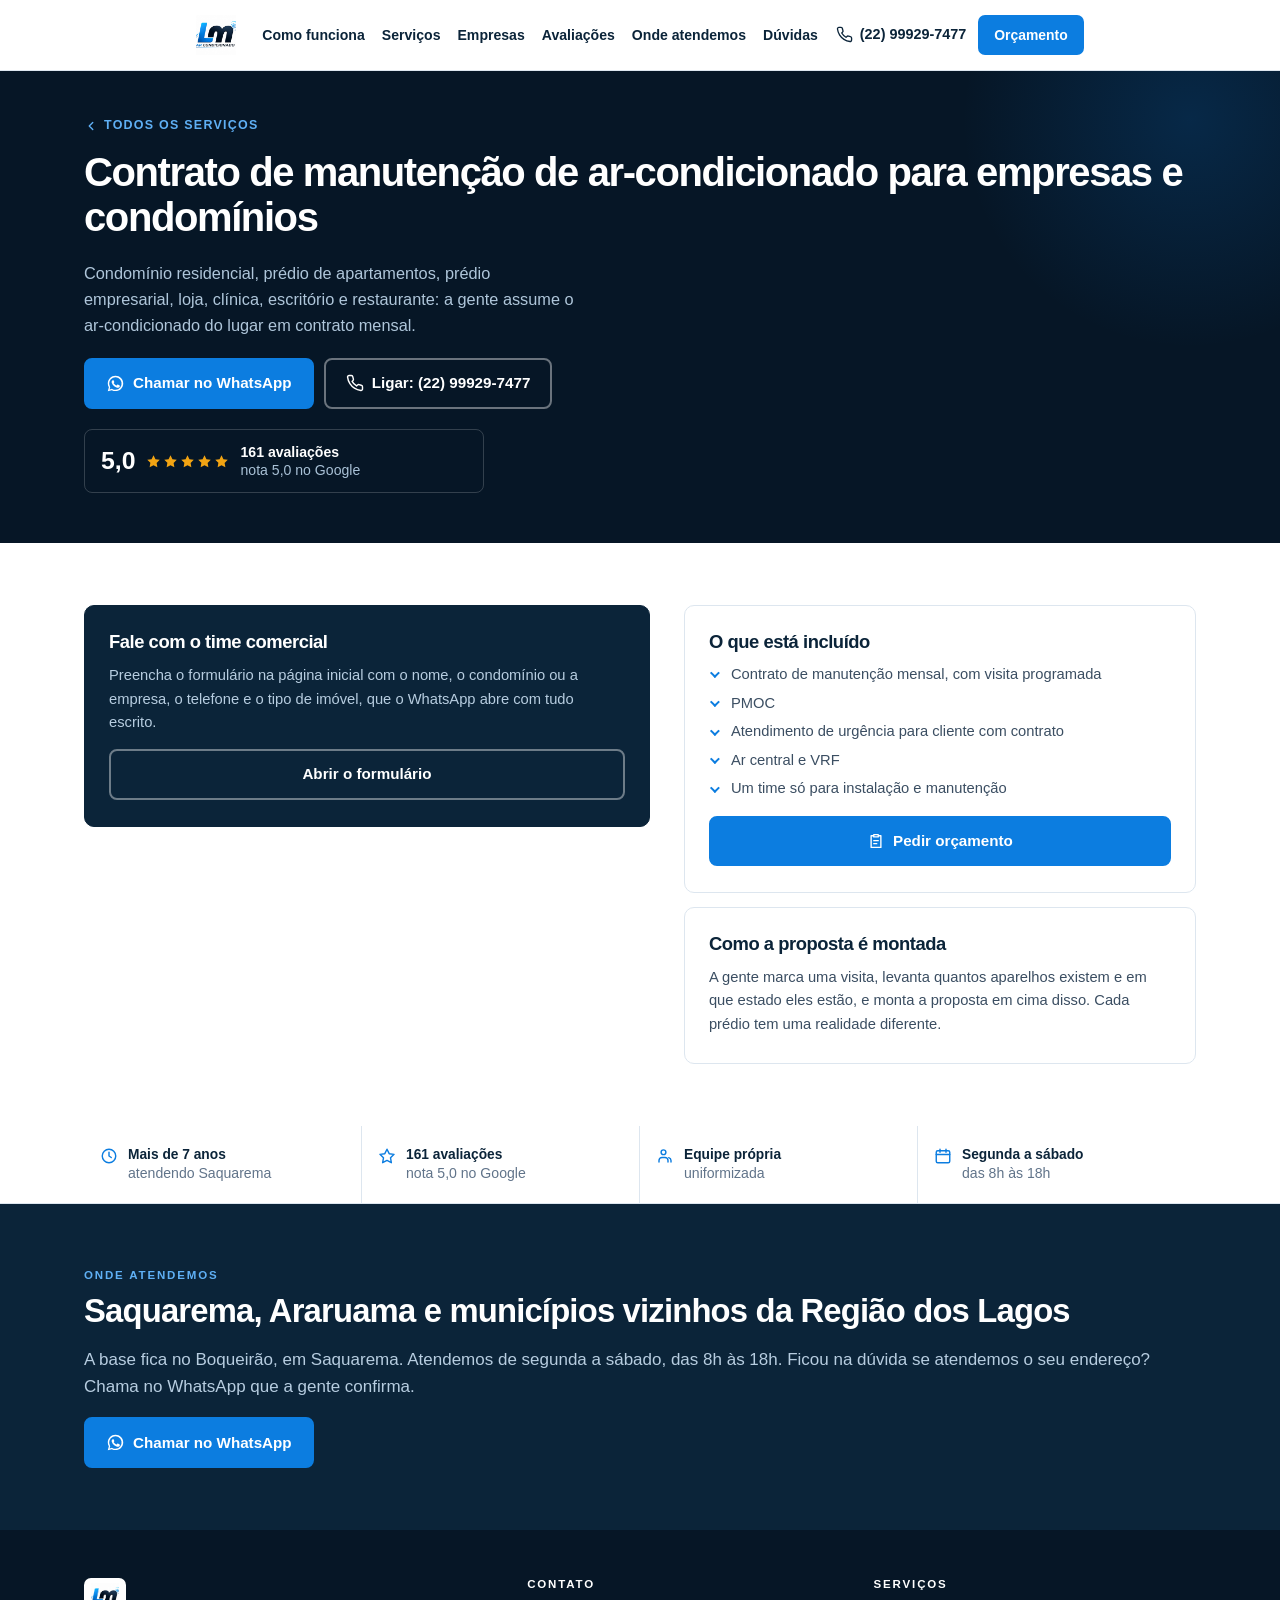
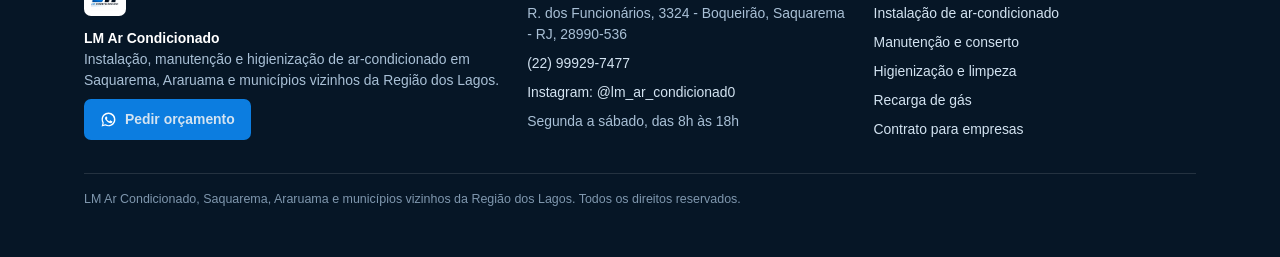
<file: contrato-empresas-e-condominios.html>
<!DOCTYPE html>
<html lang="pt-BR">
<head>
<meta charset="utf-8">
<meta name="viewport" content="width=device-width, initial-scale=1">

<!-- Google Tag Manager -->
<script>(function(w,d,s,l,i){w[l]=w[l]||[];w[l].push({'gtm.start':
new Date().getTime(),event:'gtm.js'});var f=d.getElementsByTagName(s)[0],
j=d.createElement(s),dl=l!='dataLayer'?'&l='+l:'';j.async=true;j.src=
'https://www.googletagmanager.com/gtm.js?id='+i+dl;f.parentNode.insertBefore(j,f);
})(window,document,'script','dataLayer','GTM-K4WRWJ3T');</script>
<!-- End Google Tag Manager -->

<title>Contrato de Manutenção de Ar-Condicionado para Empresas e Condomínios | LM Ar Condicionado</title>
<meta name="description" content="Contrato de manutenção mensal, PMOC e atendimento de urgência para condomínio, prédio, loja, clínica e restaurante em Saquarema e Araruama.">
<meta name="robots" content="index, follow">
<meta name="theme-color" content="#071A2B">
<link rel="canonical" href="https://lm-ar-condicionado.vercel.app/contrato-empresas-e-condominios">
<link rel="icon" href="assets/logo-300.png" type="image/png">
<link rel="apple-touch-icon" href="assets/logo-300.png">
<meta property="og:type" content="website">
<meta property="og:locale" content="pt_BR">
<meta property="og:site_name" content="LM Ar Condicionado">
<meta property="og:title" content="Contrato de Manutenção de Ar-Condicionado para Empresas e Condomínios | LM Ar Condicionado">
<meta property="og:description" content="Contrato de manutenção mensal, PMOC e atendimento de urgência para condomínio, prédio, loja, clínica e restaurante em Saquarema e Araruama.">
<meta property="og:image" content="https://lm-ar-condicionado.vercel.app/assets/logo.png">
<link rel="stylesheet" href="assets/estilo.css">
</head>
<body>
<!-- Google Tag Manager (noscript) -->
<noscript><iframe src="https://www.googletagmanager.com/ns.html?id=GTM-K4WRWJ3T"
height="0" width="0" style="display:none;visibility:hidden"></iframe></noscript>
<!-- End Google Tag Manager (noscript) -->

<a class="sr-only" href="#conteudo">Ir para o conteúdo</a>

<svg width="0" height="0" style="position:absolute" aria-hidden="true" focusable="false">
  <symbol id="ico-estrela" viewBox="0 0 24 24"><path d="m12 2 3.1 6.3 6.9 1-5 4.9 1.2 6.9L12 17.8 5.8 21l1.2-6.9-5-4.9 6.9-1z"/></symbol>
</svg>

<header class="header">
  <div class="wrap header-bar">
    <a class="brand" href="index.html#inicio" aria-label="LM Ar Condicionado, ir para o início">
      <img src="assets/logo-300.png" width="300" height="300" alt="Logo da LM Ar Condicionado, empresa de ar-condicionado em Saquarema">
      <span class="sr-only">LM Ar Condicionado</span>
    </a>

    <nav class="nav" aria-label="Navegação principal">
      <a href="index.html#como-funciona">Como funciona</a>
      <a href="index.html#servicos">Serviços</a>
      <a href="index.html#empresas">Empresas</a>
      <a href="index.html#avaliacoes">Avaliações</a>
      <a href="index.html#area">Onde atendemos</a>
      <a href="index.html#faq">Dúvidas</a>
    </nav>

    <a data-cta="contato_telefone" data-origem="cabecalho" class="header-phone" href="tel:+5522999297477" aria-label="Ligar para (22) 99929-7477">
      <svg viewBox="0 0 24 24" width="17" height="17" fill="none" stroke="#0B2439" stroke-width="1.9" stroke-linecap="round" stroke-linejoin="round" aria-hidden="true"><path d="M22 16.9v3a2 2 0 0 1-2.2 2 19.8 19.8 0 0 1-8.6-3.1 19.5 19.5 0 0 1-6-6A19.8 19.8 0 0 1 2.1 4.2 2 2 0 0 1 4.1 2h3a2 2 0 0 1 2 1.7c.1 1 .4 1.9.7 2.8a2 2 0 0 1-.5 2.1L8.1 9.9a16 16 0 0 0 6 6l1.3-1.2a2 2 0 0 1 2.1-.5c.9.3 1.8.6 2.8.7a2 2 0 0 1 1.7 2z"/></svg>
      <span>(22) 99929-7477</span>
    </a>

    <a data-cta="contato_whatsapp" data-origem="cabecalho" class="btn btn-primary btn-sm header-cta" href="https://wa.me/5522999297477?text=Ol%C3%A1!%20Vim%20pelo%20site%20e%20quero%20um%20or%C3%A7amento%20de%20ar-condicionado." target="_blank" rel="noopener">Orçamento</a>

    <button class="menu-btn" id="menuBtn" type="button" aria-expanded="false" aria-controls="mobileNav" aria-label="Abrir menu de navegação">
      <svg viewBox="0 0 24 24" width="21" height="21" fill="none" stroke="#0B2439" stroke-width="2" stroke-linecap="round" aria-hidden="true"><path d="M3 6h18M3 12h18M3 18h18"/></svg>
    </button>
  </div>

  <nav class="mobile-nav" id="mobileNav" aria-label="Navegação no celular">
    <a href="index.html#como-funciona">Como funciona</a>
    <a href="index.html#servicos">Serviços</a>
    <a href="index.html#empresas">Empresas</a>
    <a href="index.html#avaliacoes">Avaliações</a>
    <a href="index.html#area">Onde atendemos</a>
    <a href="index.html#faq">Dúvidas</a>
    <a data-cta="contato_telefone" data-origem="cabecalho" href="tel:+5522999297477">Ligar: (22) 99929-7477</a>
  </nav>
</header>

<main id="conteudo">

<section class="page-hero">
  <div class="wrap">
    <a class="voltar" href="index.html#servicos"><svg viewBox="0 0 24 24" aria-hidden="true" stroke-linecap="round" stroke-linejoin="round"><path d="M15 6l-6 6 6 6"/></svg> Todos os serviços</a>
    <h1>Contrato de manutenção de ar-condicionado para empresas e condomínios</h1>
    <p class="hero-sub">Condomínio residencial, prédio de apartamentos, prédio empresarial, loja, clínica, escritório e restaurante: a gente assume o ar-condicionado do lugar em contrato mensal.</p>
    <div class="hero-actions">
      <a data-cta="contato_whatsapp" data-origem="pagina_topo" data-servico="empresas" class="btn btn-primary" href="https://wa.me/5522999297477?text=Ol%C3%A1!%20Quero%20falar%20sobre%20contrato%20de%20manuten%C3%A7%C3%A3o%20para%20minha%20empresa." target="_blank" rel="noopener"><svg viewBox="0 0 32 32" width="19" height="19" fill="#fff" aria-hidden="true"><path d="M16 3C8.8 3 3 8.8 3 16c0 2.3.6 4.5 1.8 6.4L3 29l6.8-1.8c1.9 1 4 1.6 6.2 1.6 7.2 0 13-5.8 13-13S23.2 3 16 3zm0 23.6c-2 0-3.9-.5-5.5-1.5l-.4-.2-4 1.1 1.1-3.9-.3-.4a10.5 10.5 0 1 1 9.1 4.9zm5.9-7.9c-.3-.2-1.9-.9-2.2-1-.3-.1-.5-.2-.7.2s-.8 1-1 1.2c-.2.2-.4.2-.7.1a8.6 8.6 0 0 1-4.3-3.7c-.3-.6.3-.5.9-1.7.1-.2 0-.4 0-.6s-.7-1.7-1-2.3c-.2-.6-.5-.5-.7-.5h-.6c-.2 0-.6.1-.9.4-.3.4-1.2 1.2-1.2 2.8s1.2 3.2 1.4 3.5c.2.2 2.4 3.7 5.9 5.1 2.2.9 3 1 4.1.8.7-.1 2-.8 2.2-1.6.3-.8.3-1.5.2-1.6-.1-.2-.3-.3-.6-.4z"/></svg> Chamar no WhatsApp</a>
      <a data-cta="contato_telefone" data-origem="pagina_topo" data-servico="empresas" class="btn btn-light" href="tel:+5522999297477"><svg viewBox="0 0 24 24" width="18" height="18" fill="none" stroke="#fff" stroke-width="1.9" stroke-linecap="round" stroke-linejoin="round" aria-hidden="true"><path d="M22 16.9v3a2 2 0 0 1-2.2 2 19.8 19.8 0 0 1-8.6-3.1 19.5 19.5 0 0 1-6-6A19.8 19.8 0 0 1 2.1 4.2 2 2 0 0 1 4.1 2h3a2 2 0 0 1 2 1.7c.1 1 .4 1.9.7 2.8a2 2 0 0 1-.5 2.1L8.1 9.9a16 16 0 0 0 6 6l1.3-1.2a2 2 0 0 1 2.1-.5c.9.3 1.8.6 2.8.7a2 2 0 0 1 1.7 2z"/></svg> Ligar: (22) 99929-7477</a>
    </div>
    <div class="rating">
      <span class="rating-score">5,0</span>
      <span class="stars" aria-hidden="true">
          <svg aria-hidden="true"><use href="#ico-estrela"></use></svg>
          <svg aria-hidden="true"><use href="#ico-estrela"></use></svg>
          <svg aria-hidden="true"><use href="#ico-estrela"></use></svg>
          <svg aria-hidden="true"><use href="#ico-estrela"></use></svg>
          <svg aria-hidden="true"><use href="#ico-estrela"></use></svg>
      </span>
      <span class="rating-text"><strong>161 avaliações</strong><br>nota 5,0 no Google</span>
    </div>
  </div>
</section>

<section class="section">
  <div class="wrap page-grid">
    <div class="page-box" style="background:var(--navy-800);color:#C2D5E6;border-color:var(--navy-800)">
        <h2 style="color:#fff">Fale com o time comercial</h2>
        <p style="font-size:.92rem;color:#B7CDE0">Preencha o formulário na página inicial com o nome, o condomínio ou a empresa, o telefone e o tipo de imóvel, que o WhatsApp abre com tudo escrito.</p>
        <a class="btn btn-light btn-block" href="index.html#empresas">Abrir o formulário</a>
      </div>
    <div>
      <div class="page-box">
        <h2>O que está incluído</h2>
        <ul class="list">
          <li>Contrato de manutenção mensal, com visita programada</li>
          <li>PMOC</li>
          <li>Atendimento de urgência para cliente com contrato</li>
          <li>Ar central e VRF</li>
          <li>Um time só para instalação e manutenção</li>
        </ul>
        <a data-cta="intencao_contrato" data-origem="pagina_caixa" data-servico="empresas" class="btn btn-primary btn-block" href="index.html#empresas"><svg viewBox="0 0 24 24" width="18" height="18" fill="none" stroke="#fff" stroke-width="1.8" stroke-linecap="round" stroke-linejoin="round" aria-hidden="true"><path d="M9 3.5h6v3H9zM15 5h3.5v15.5h-13V5H9"/><path d="M9 11.5h6M9 15.5h4"/></svg> Pedir orçamento</a>
      </div>
      <div class="page-box">
        <h2>Como a proposta é montada</h2>
        <p style="margin:0;font-size:.92rem">A gente marca uma visita, levanta quantos aparelhos existem e em que estado eles estão, e monta a proposta em cima disso. Cada prédio tem uma realidade diferente.</p>
      </div>
    </div>
  </div>
</section>

<section class="trust" aria-label="Por que chamar a LM Ar Condicionado">
  <div class="wrap trust-grid">
    <div class="trust-item">
      <svg viewBox="0 0 24 24" aria-hidden="true" stroke-linecap="round" stroke-linejoin="round"><circle cx="12" cy="12" r="9"/><path d="M12 7v5l3 2"/></svg>
      <span><strong>Mais de 7 anos</strong>atendendo Saquarema</span>
    </div>
    <div class="trust-item">
      <svg viewBox="0 0 24 24" aria-hidden="true" stroke-linecap="round" stroke-linejoin="round"><path d="m12 3 2.9 5.9 6.5.9-4.7 4.6 1.1 6.5-5.8-3.1-5.8 3.1 1.1-6.5L2.6 9.8l6.5-.9z"/></svg>
      <span><strong>161 avaliações</strong>nota 5,0 no Google</span>
    </div>
    <div class="trust-item">
      <svg viewBox="0 0 24 24" aria-hidden="true" stroke-linecap="round" stroke-linejoin="round"><path d="M16 20v-2a4 4 0 0 0-4-4H8a4 4 0 0 0-4 4v2"/><circle cx="10" cy="7" r="3.2"/><path d="M20 20v-2a4 4 0 0 0-3-3.8"/></svg>
      <span><strong>Equipe própria</strong>uniformizada</span>
    </div>
    <div class="trust-item">
      <svg viewBox="0 0 24 24" aria-hidden="true" stroke-linecap="round" stroke-linejoin="round"><rect x="3" y="5" width="18" height="16" rx="2"/><path d="M8 3v4M16 3v4M3 10h18"/></svg>
      <span><strong>Segunda a sábado</strong>das 8h às 18h</span>
    </div>
  </div>
</section>

<section class="section section--navy">
  <div class="wrap">
    <p class="eyebrow">Onde atendemos</p>
    <h2>Saquarema, Araruama e municípios vizinhos da Região dos Lagos</h2>
    <p>A base fica no Boqueirão, em Saquarema. Atendemos de segunda a sábado, das 8h às 18h. Ficou na dúvida se atendemos o seu endereço? Chama no WhatsApp que a gente confirma.</p>
    <a data-cta="contato_whatsapp" data-origem="pagina_rodape" data-servico="empresas" class="btn btn-primary" href="https://wa.me/5522999297477?text=Ol%C3%A1!%20Quero%20falar%20sobre%20contrato%20de%20manuten%C3%A7%C3%A3o%20para%20minha%20empresa." target="_blank" rel="noopener"><svg viewBox="0 0 32 32" width="19" height="19" fill="#fff" aria-hidden="true"><path d="M16 3C8.8 3 3 8.8 3 16c0 2.3.6 4.5 1.8 6.4L3 29l6.8-1.8c1.9 1 4 1.6 6.2 1.6 7.2 0 13-5.8 13-13S23.2 3 16 3zm0 23.6c-2 0-3.9-.5-5.5-1.5l-.4-.2-4 1.1 1.1-3.9-.3-.4a10.5 10.5 0 1 1 9.1 4.9zm5.9-7.9c-.3-.2-1.9-.9-2.2-1-.3-.1-.5-.2-.7.2s-.8 1-1 1.2c-.2.2-.4.2-.7.1a8.6 8.6 0 0 1-4.3-3.7c-.3-.6.3-.5.9-1.7.1-.2 0-.4 0-.6s-.7-1.7-1-2.3c-.2-.6-.5-.5-.7-.5h-.6c-.2 0-.6.1-.9.4-.3.4-1.2 1.2-1.2 2.8s1.2 3.2 1.4 3.5c.2.2 2.4 3.7 5.9 5.1 2.2.9 3 1 4.1.8.7-.1 2-.8 2.2-1.6.3-.8.3-1.5.2-1.6-.1-.2-.3-.3-.6-.4z"/></svg> Chamar no WhatsApp</a>
  </div>
</section>

</main>

<footer class="footer">
  <div class="wrap">
    <div class="footer-grid">
      <div>
        <img src="assets/logo-300.png" width="300" height="300" alt="Logo da LM Ar Condicionado">
        <p style="margin-top:12px"><strong style="color:#fff">LM Ar Condicionado</strong><br>Instalação, manutenção e higienização de ar-condicionado em Saquarema, Araruama e municípios vizinhos da Região dos Lagos.</p>
        <a data-cta="contato_whatsapp" data-origem="rodape" class="btn btn-primary btn-sm" href="https://wa.me/5522999297477?text=Ol%C3%A1!%20Vim%20pelo%20site%20e%20quero%20um%20or%C3%A7amento%20de%20ar-condicionado." target="_blank" rel="noopener">
          <svg viewBox="0 0 32 32" width="17" height="17" fill="#fff" aria-hidden="true"><path d="M16 3C8.8 3 3 8.8 3 16c0 2.3.6 4.5 1.8 6.4L3 29l6.8-1.8c1.9 1 4 1.6 6.2 1.6 7.2 0 13-5.8 13-13S23.2 3 16 3zm0 23.6c-2 0-3.9-.5-5.5-1.5l-.4-.2-4 1.1 1.1-3.9-.3-.4a10.5 10.5 0 1 1 9.1 4.9zm5.9-7.9c-.3-.2-1.9-.9-2.2-1-.3-.1-.5-.2-.7.2s-.8 1-1 1.2c-.2.2-.4.2-.7.1a8.6 8.6 0 0 1-4.3-3.7c-.3-.6.3-.5.9-1.7.1-.2 0-.4 0-.6s-.7-1.7-1-2.3c-.2-.6-.5-.5-.7-.5h-.6c-.2 0-.6.1-.9.4-.3.4-1.2 1.2-1.2 2.8s1.2 3.2 1.4 3.5c.2.2 2.4 3.7 5.9 5.1 2.2.9 3 1 4.1.8.7-.1 2-.8 2.2-1.6.3-.8.3-1.5.2-1.6-.1-.2-.3-.3-.6-.4z"/></svg>
          Pedir orçamento
        </a>
      </div>

      <div class="footer-cols">
        <div>
          <h4>Contato</h4>
          <p>R. dos Funcionários, 3324 - Boqueirão, Saquarema - RJ, 28990-536</p>
          <p><a data-cta="contato_telefone" data-origem="rodape" href="tel:+5522999297477">(22) 99929-7477</a></p>
          <p><a data-cta="clique_instagram" data-origem="rodape" href="https://www.instagram.com/lm_ar_condicionad0/" target="_blank" rel="noopener">Instagram: @lm_ar_condicionad0</a></p>
          <p>Segunda a sábado, das 8h às 18h</p>
        </div>

        <div>
          <h4>Serviços</h4>
          <p><a href="index.html#servicos">Instalação de ar-condicionado</a></p>
          <p><a href="index.html#servicos">Manutenção e conserto</a></p>
          <p><a href="index.html#servicos">Higienização e limpeza</a></p>
          <p><a href="index.html#servicos">Recarga de gás</a></p>
          <p><a href="index.html#empresas">Contrato para empresas</a></p>
        </div>
      </div>
    </div>

    <div class="footer-bottom">
      <p>LM Ar Condicionado, Saquarema, Araruama e municípios vizinhos da Região dos Lagos. Todos os direitos reservados.</p>
    </div>
  </div>
</footer>
<a data-cta="contato_whatsapp" data-origem="flutuante" class="float-wa" href="https://wa.me/5522999297477?text=Ol%C3%A1!%20Vim%20pelo%20site%20e%20quero%20um%20or%C3%A7amento%20de%20ar-condicionado." target="_blank" rel="noopener" aria-label="Chamar a LM Ar Condicionado no WhatsApp">
  <svg viewBox="0 0 32 32" aria-hidden="true"><path d="M16 3C8.8 3 3 8.8 3 16c0 2.3.6 4.5 1.8 6.4L3 29l6.8-1.8c1.9 1 4 1.6 6.2 1.6 7.2 0 13-5.8 13-13S23.2 3 16 3zm0 23.6c-2 0-3.9-.5-5.5-1.5l-.4-.2-4 1.1 1.1-3.9-.3-.4a10.5 10.5 0 1 1 9.1 4.9zm5.9-7.9c-.3-.2-1.9-.9-2.2-1-.3-.1-.5-.2-.7.2s-.8 1-1 1.2c-.2.2-.4.2-.7.1a8.6 8.6 0 0 1-4.3-3.7c-.3-.6.3-.5.9-1.7.1-.2 0-.4 0-.6s-.7-1.7-1-2.3c-.2-.6-.5-.5-.7-.5h-.6c-.2 0-.6.1-.9.4-.3.4-1.2 1.2-1.2 2.8s1.2 3.2 1.4 3.5c.2.2 2.4 3.7 5.9 5.1 2.2.9 3 1 4.1.8.7-.1 2-.8 2.2-1.6.3-.8.3-1.5.2-1.6-.1-.2-.3-.3-.6-.4z"/></svg>
</a>
<script>
(function(){
  function medir(dados){
    // limpa os parâmetros do evento anterior, senão o dataLayer os carrega para o próximo
    var evento = { event: null, origem: undefined, servico: undefined, tipo_imovel: undefined, pergunta: undefined };
    for (var chave in dados) {
      if (Object.prototype.hasOwnProperty.call(dados, chave)) evento[chave] = dados[chave];
    }
    window.dataLayer = window.dataLayer || [];
    window.dataLayer.push(evento);
  }

  // menu do celular
  var btn = document.getElementById('menuBtn');
  var nav = document.getElementById('mobileNav');
  if (btn && nav) {
    btn.addEventListener('click', function(){
      var open = nav.classList.toggle('open');
      btn.setAttribute('aria-expanded', open ? 'true' : 'false');
    });
    nav.addEventListener('click', function(e){
      if (e.target.tagName === 'A') {
        nav.classList.remove('open');
        btn.setAttribute('aria-expanded','false');
      }
    });
  }

  // qualquer elemento com data-cta vira um evento no dataLayer
  document.addEventListener('click', function(e){
    var alvo = e.target;
    if (!alvo || !alvo.closest) return;
    var el = alvo.closest('[data-cta]');
    if (!el) return;
    medir({
      event: el.getAttribute('data-cta'),
      origem: el.getAttribute('data-origem') || undefined,
      servico: el.getAttribute('data-servico') || undefined
    });
  });

  // pergunta frequente aberta
  var duvidas = document.querySelectorAll('.faq details');
  for (var i = 0; i < duvidas.length; i++) {
    (function(d){
      d.addEventListener('toggle', function(){
        if (!d.open) return;
        var titulo = d.querySelector('summary');
        medir({ event: 'abriu_duvida', pergunta: titulo ? titulo.textContent.trim() : '' });
      });
    })(duvidas[i]);
  }

  // formulário de contrato, abre o WhatsApp com os dados preenchidos
  var form = document.getElementById('formEmpresa');
  if (form) {
    form.addEventListener('submit', function(e){
      e.preventDefault();
      var nome = form.nome.value.trim();
      var empresa = form.empresa.value.trim();
      var telefone = form.telefone.value.trim();
      var tipo = form.tipo.value;

      if (!nome || !empresa || !telefone || !tipo) {
        alert('Preencha nome, condomínio ou empresa, telefone e tipo de imóvel para continuar.');
        return;
      }

      // só o tipo de imóvel vai para a medição, nunca nome e telefone
      medir({ event: 'envio_formulario', origem: 'secao_empresas', tipo_imovel: tipo });

      var msg = 'Olá! Quero uma proposta de contrato de manutenção de ar-condicionado.\n'
              + 'Nome: ' + nome + '\n'
              + 'Condomínio ou empresa: ' + empresa + '\n'
              + 'Telefone: ' + telefone + '\n'
              + 'Tipo de imóvel: ' + tipo;

      window.open('https://wa.me/5522999297477?text=' + encodeURIComponent(msg), '_blank', 'noopener');
    });
  }
})();
</script>
</body>
</html>
</file>
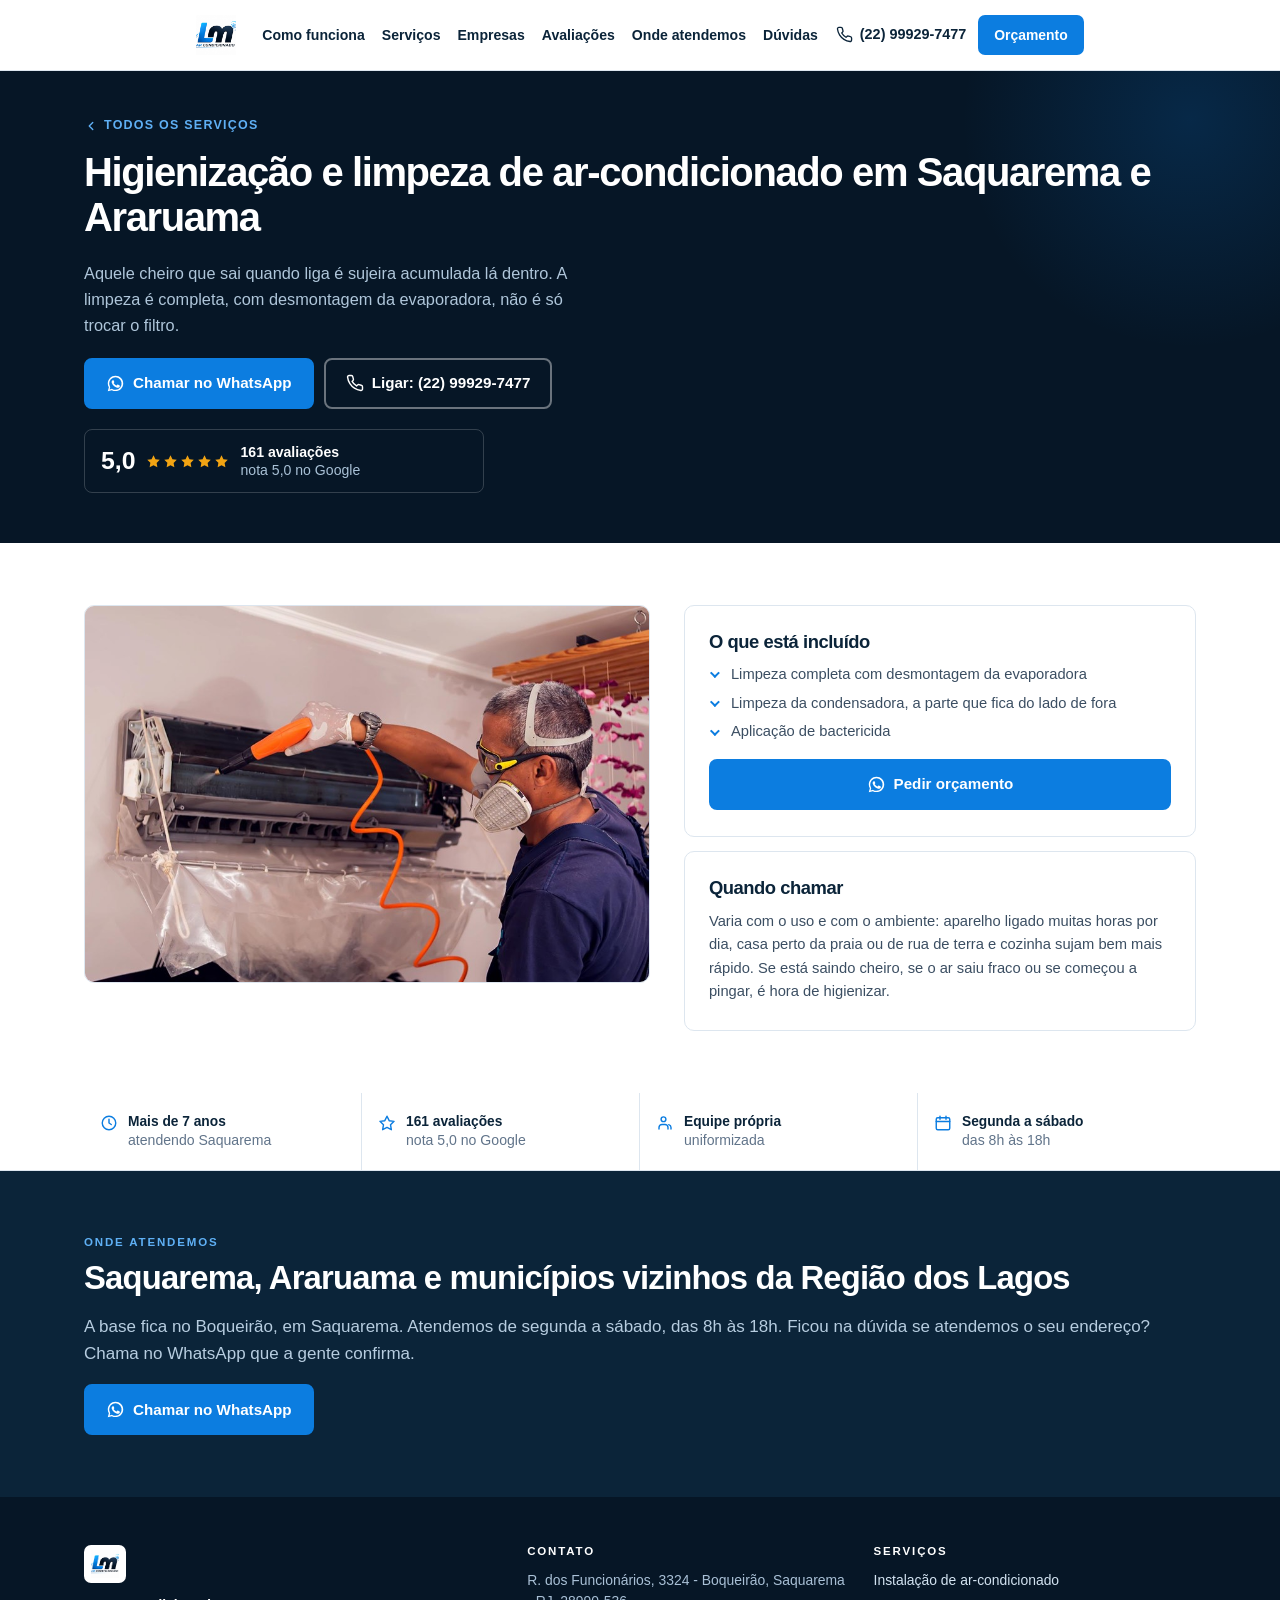
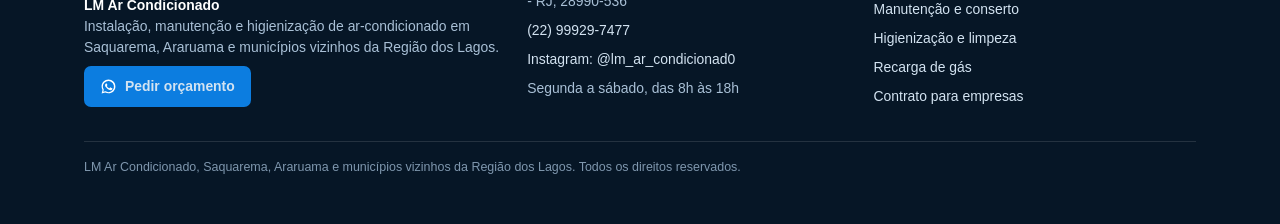
<file: higienizacao-ar-condicionado.html>
<!DOCTYPE html>
<html lang="pt-BR">
<head>
<meta charset="utf-8">
<meta name="viewport" content="width=device-width, initial-scale=1">

<!-- Google Tag Manager -->
<script>(function(w,d,s,l,i){w[l]=w[l]||[];w[l].push({'gtm.start':
new Date().getTime(),event:'gtm.js'});var f=d.getElementsByTagName(s)[0],
j=d.createElement(s),dl=l!='dataLayer'?'&l='+l:'';j.async=true;j.src=
'https://www.googletagmanager.com/gtm.js?id='+i+dl;f.parentNode.insertBefore(j,f);
})(window,document,'script','dataLayer','GTM-K4WRWJ3T');</script>
<!-- End Google Tag Manager -->

<title>Higienização e Limpeza de Ar-Condicionado em Saquarema e Araruama | LM Ar Condicionado</title>
<meta name="description" content="Higienização de ar-condicionado com desmontagem da evaporadora e bactericida, em Saquarema, Araruama e municípios vizinhos. Orçamento pelo WhatsApp.">
<meta name="robots" content="index, follow">
<meta name="theme-color" content="#071A2B">
<link rel="canonical" href="https://lm-ar-condicionado.vercel.app/higienizacao-ar-condicionado">
<link rel="icon" href="assets/logo-300.png" type="image/png">
<link rel="apple-touch-icon" href="assets/logo-300.png">
<meta property="og:type" content="website">
<meta property="og:locale" content="pt_BR">
<meta property="og:site_name" content="LM Ar Condicionado">
<meta property="og:title" content="Higienização e Limpeza de Ar-Condicionado em Saquarema e Araruama | LM Ar Condicionado">
<meta property="og:description" content="Higienização de ar-condicionado com desmontagem da evaporadora e bactericida, em Saquarema, Araruama e municípios vizinhos. Orçamento pelo WhatsApp.">
<meta property="og:image" content="https://lm-ar-condicionado.vercel.app/assets/logo.png">
<link rel="stylesheet" href="assets/estilo.css">
</head>
<body>
<!-- Google Tag Manager (noscript) -->
<noscript><iframe src="https://www.googletagmanager.com/ns.html?id=GTM-K4WRWJ3T"
height="0" width="0" style="display:none;visibility:hidden"></iframe></noscript>
<!-- End Google Tag Manager (noscript) -->

<a class="sr-only" href="#conteudo">Ir para o conteúdo</a>

<svg width="0" height="0" style="position:absolute" aria-hidden="true" focusable="false">
  <symbol id="ico-estrela" viewBox="0 0 24 24"><path d="m12 2 3.1 6.3 6.9 1-5 4.9 1.2 6.9L12 17.8 5.8 21l1.2-6.9-5-4.9 6.9-1z"/></symbol>
</svg>

<header class="header">
  <div class="wrap header-bar">
    <a class="brand" href="index.html#inicio" aria-label="LM Ar Condicionado, ir para o início">
      <img src="assets/logo-300.png" width="300" height="300" alt="Logo da LM Ar Condicionado, empresa de ar-condicionado em Saquarema">
      <span class="sr-only">LM Ar Condicionado</span>
    </a>

    <nav class="nav" aria-label="Navegação principal">
      <a href="index.html#como-funciona">Como funciona</a>
      <a href="index.html#servicos">Serviços</a>
      <a href="index.html#empresas">Empresas</a>
      <a href="index.html#avaliacoes">Avaliações</a>
      <a href="index.html#area">Onde atendemos</a>
      <a href="index.html#faq">Dúvidas</a>
    </nav>

    <a data-cta="contato_telefone" data-origem="cabecalho" class="header-phone" href="tel:+5522999297477" aria-label="Ligar para (22) 99929-7477">
      <svg viewBox="0 0 24 24" width="17" height="17" fill="none" stroke="#0B2439" stroke-width="1.9" stroke-linecap="round" stroke-linejoin="round" aria-hidden="true"><path d="M22 16.9v3a2 2 0 0 1-2.2 2 19.8 19.8 0 0 1-8.6-3.1 19.5 19.5 0 0 1-6-6A19.8 19.8 0 0 1 2.1 4.2 2 2 0 0 1 4.1 2h3a2 2 0 0 1 2 1.7c.1 1 .4 1.9.7 2.8a2 2 0 0 1-.5 2.1L8.1 9.9a16 16 0 0 0 6 6l1.3-1.2a2 2 0 0 1 2.1-.5c.9.3 1.8.6 2.8.7a2 2 0 0 1 1.7 2z"/></svg>
      <span>(22) 99929-7477</span>
    </a>

    <a data-cta="contato_whatsapp" data-origem="cabecalho" class="btn btn-primary btn-sm header-cta" href="https://wa.me/5522999297477?text=Ol%C3%A1!%20Vim%20pelo%20site%20e%20quero%20um%20or%C3%A7amento%20de%20ar-condicionado." target="_blank" rel="noopener">Orçamento</a>

    <button class="menu-btn" id="menuBtn" type="button" aria-expanded="false" aria-controls="mobileNav" aria-label="Abrir menu de navegação">
      <svg viewBox="0 0 24 24" width="21" height="21" fill="none" stroke="#0B2439" stroke-width="2" stroke-linecap="round" aria-hidden="true"><path d="M3 6h18M3 12h18M3 18h18"/></svg>
    </button>
  </div>

  <nav class="mobile-nav" id="mobileNav" aria-label="Navegação no celular">
    <a href="index.html#como-funciona">Como funciona</a>
    <a href="index.html#servicos">Serviços</a>
    <a href="index.html#empresas">Empresas</a>
    <a href="index.html#avaliacoes">Avaliações</a>
    <a href="index.html#area">Onde atendemos</a>
    <a href="index.html#faq">Dúvidas</a>
    <a data-cta="contato_telefone" data-origem="cabecalho" href="tel:+5522999297477">Ligar: (22) 99929-7477</a>
  </nav>
</header>

<main id="conteudo">

<section class="page-hero">
  <div class="wrap">
    <a class="voltar" href="index.html#servicos"><svg viewBox="0 0 24 24" aria-hidden="true" stroke-linecap="round" stroke-linejoin="round"><path d="M15 6l-6 6 6 6"/></svg> Todos os serviços</a>
    <h1>Higienização e limpeza de ar-condicionado em Saquarema e Araruama</h1>
    <p class="hero-sub">Aquele cheiro que sai quando liga é sujeira acumulada lá dentro. A limpeza é completa, com desmontagem da evaporadora, não é só trocar o filtro.</p>
    <div class="hero-actions">
      <a data-cta="contato_whatsapp" data-origem="pagina_topo" data-servico="higienizacao" class="btn btn-primary" href="https://wa.me/5522999297477?text=Ol%C3%A1!%20Quero%20um%20or%C3%A7amento%20de%20higieniza%C3%A7%C3%A3o%20de%20ar-condicionado." target="_blank" rel="noopener"><svg viewBox="0 0 32 32" width="19" height="19" fill="#fff" aria-hidden="true"><path d="M16 3C8.8 3 3 8.8 3 16c0 2.3.6 4.5 1.8 6.4L3 29l6.8-1.8c1.9 1 4 1.6 6.2 1.6 7.2 0 13-5.8 13-13S23.2 3 16 3zm0 23.6c-2 0-3.9-.5-5.5-1.5l-.4-.2-4 1.1 1.1-3.9-.3-.4a10.5 10.5 0 1 1 9.1 4.9zm5.9-7.9c-.3-.2-1.9-.9-2.2-1-.3-.1-.5-.2-.7.2s-.8 1-1 1.2c-.2.2-.4.2-.7.1a8.6 8.6 0 0 1-4.3-3.7c-.3-.6.3-.5.9-1.7.1-.2 0-.4 0-.6s-.7-1.7-1-2.3c-.2-.6-.5-.5-.7-.5h-.6c-.2 0-.6.1-.9.4-.3.4-1.2 1.2-1.2 2.8s1.2 3.2 1.4 3.5c.2.2 2.4 3.7 5.9 5.1 2.2.9 3 1 4.1.8.7-.1 2-.8 2.2-1.6.3-.8.3-1.5.2-1.6-.1-.2-.3-.3-.6-.4z"/></svg> Chamar no WhatsApp</a>
      <a data-cta="contato_telefone" data-origem="pagina_topo" data-servico="higienizacao" class="btn btn-light" href="tel:+5522999297477"><svg viewBox="0 0 24 24" width="18" height="18" fill="none" stroke="#fff" stroke-width="1.9" stroke-linecap="round" stroke-linejoin="round" aria-hidden="true"><path d="M22 16.9v3a2 2 0 0 1-2.2 2 19.8 19.8 0 0 1-8.6-3.1 19.5 19.5 0 0 1-6-6A19.8 19.8 0 0 1 2.1 4.2 2 2 0 0 1 4.1 2h3a2 2 0 0 1 2 1.7c.1 1 .4 1.9.7 2.8a2 2 0 0 1-.5 2.1L8.1 9.9a16 16 0 0 0 6 6l1.3-1.2a2 2 0 0 1 2.1-.5c.9.3 1.8.6 2.8.7a2 2 0 0 1 1.7 2z"/></svg> Ligar: (22) 99929-7477</a>
    </div>
    <div class="rating">
      <span class="rating-score">5,0</span>
      <span class="stars" aria-hidden="true">
          <svg aria-hidden="true"><use href="#ico-estrela"></use></svg>
          <svg aria-hidden="true"><use href="#ico-estrela"></use></svg>
          <svg aria-hidden="true"><use href="#ico-estrela"></use></svg>
          <svg aria-hidden="true"><use href="#ico-estrela"></use></svg>
          <svg aria-hidden="true"><use href="#ico-estrela"></use></svg>
      </span>
      <span class="rating-text"><strong>161 avaliações</strong><br>nota 5,0 no Google</span>
    </div>
  </div>
</section>

<section class="section">
  <div class="wrap page-grid">
    <figure class="page-foto"><img src="assets/fotos/servico-higienizacao.jpg" width="900" height="600" alt="Técnico higienizando a evaporadora de um ar-condicionado split com lavadora e capa de proteção" fetchpriority="high"></figure>
    <div>
      <div class="page-box">
        <h2>O que está incluído</h2>
        <ul class="list">
          <li>Limpeza completa com desmontagem da evaporadora</li>
          <li>Limpeza da condensadora, a parte que fica do lado de fora</li>
          <li>Aplicação de bactericida</li>
        </ul>
        <a data-cta="contato_whatsapp" data-origem="pagina_caixa" data-servico="higienizacao" class="btn btn-primary btn-block" href="https://wa.me/5522999297477?text=Ol%C3%A1!%20Quero%20um%20or%C3%A7amento%20de%20higieniza%C3%A7%C3%A3o%20de%20ar-condicionado." target="_blank" rel="noopener"><svg viewBox="0 0 32 32" width="19" height="19" fill="#fff" aria-hidden="true"><path d="M16 3C8.8 3 3 8.8 3 16c0 2.3.6 4.5 1.8 6.4L3 29l6.8-1.8c1.9 1 4 1.6 6.2 1.6 7.2 0 13-5.8 13-13S23.2 3 16 3zm0 23.6c-2 0-3.9-.5-5.5-1.5l-.4-.2-4 1.1 1.1-3.9-.3-.4a10.5 10.5 0 1 1 9.1 4.9zm5.9-7.9c-.3-.2-1.9-.9-2.2-1-.3-.1-.5-.2-.7.2s-.8 1-1 1.2c-.2.2-.4.2-.7.1a8.6 8.6 0 0 1-4.3-3.7c-.3-.6.3-.5.9-1.7.1-.2 0-.4 0-.6s-.7-1.7-1-2.3c-.2-.6-.5-.5-.7-.5h-.6c-.2 0-.6.1-.9.4-.3.4-1.2 1.2-1.2 2.8s1.2 3.2 1.4 3.5c.2.2 2.4 3.7 5.9 5.1 2.2.9 3 1 4.1.8.7-.1 2-.8 2.2-1.6.3-.8.3-1.5.2-1.6-.1-.2-.3-.3-.6-.4z"/></svg> Pedir orçamento</a>
      </div>
      <div class="page-box">
        <h2>Quando chamar</h2>
        <p style="margin:0;font-size:.92rem">Varia com o uso e com o ambiente: aparelho ligado muitas horas por dia, casa perto da praia ou de rua de terra e cozinha sujam bem mais rápido. Se está saindo cheiro, se o ar saiu fraco ou se começou a pingar, é hora de higienizar.</p>
      </div>
    </div>
  </div>
</section>

<section class="trust" aria-label="Por que chamar a LM Ar Condicionado">
  <div class="wrap trust-grid">
    <div class="trust-item">
      <svg viewBox="0 0 24 24" aria-hidden="true" stroke-linecap="round" stroke-linejoin="round"><circle cx="12" cy="12" r="9"/><path d="M12 7v5l3 2"/></svg>
      <span><strong>Mais de 7 anos</strong>atendendo Saquarema</span>
    </div>
    <div class="trust-item">
      <svg viewBox="0 0 24 24" aria-hidden="true" stroke-linecap="round" stroke-linejoin="round"><path d="m12 3 2.9 5.9 6.5.9-4.7 4.6 1.1 6.5-5.8-3.1-5.8 3.1 1.1-6.5L2.6 9.8l6.5-.9z"/></svg>
      <span><strong>161 avaliações</strong>nota 5,0 no Google</span>
    </div>
    <div class="trust-item">
      <svg viewBox="0 0 24 24" aria-hidden="true" stroke-linecap="round" stroke-linejoin="round"><path d="M16 20v-2a4 4 0 0 0-4-4H8a4 4 0 0 0-4 4v2"/><circle cx="10" cy="7" r="3.2"/><path d="M20 20v-2a4 4 0 0 0-3-3.8"/></svg>
      <span><strong>Equipe própria</strong>uniformizada</span>
    </div>
    <div class="trust-item">
      <svg viewBox="0 0 24 24" aria-hidden="true" stroke-linecap="round" stroke-linejoin="round"><rect x="3" y="5" width="18" height="16" rx="2"/><path d="M8 3v4M16 3v4M3 10h18"/></svg>
      <span><strong>Segunda a sábado</strong>das 8h às 18h</span>
    </div>
  </div>
</section>

<section class="section section--navy">
  <div class="wrap">
    <p class="eyebrow">Onde atendemos</p>
    <h2>Saquarema, Araruama e municípios vizinhos da Região dos Lagos</h2>
    <p>A base fica no Boqueirão, em Saquarema. Atendemos de segunda a sábado, das 8h às 18h. Ficou na dúvida se atendemos o seu endereço? Chama no WhatsApp que a gente confirma.</p>
    <a data-cta="contato_whatsapp" data-origem="pagina_rodape" data-servico="higienizacao" class="btn btn-primary" href="https://wa.me/5522999297477?text=Ol%C3%A1!%20Quero%20um%20or%C3%A7amento%20de%20higieniza%C3%A7%C3%A3o%20de%20ar-condicionado." target="_blank" rel="noopener"><svg viewBox="0 0 32 32" width="19" height="19" fill="#fff" aria-hidden="true"><path d="M16 3C8.8 3 3 8.8 3 16c0 2.3.6 4.5 1.8 6.4L3 29l6.8-1.8c1.9 1 4 1.6 6.2 1.6 7.2 0 13-5.8 13-13S23.2 3 16 3zm0 23.6c-2 0-3.9-.5-5.5-1.5l-.4-.2-4 1.1 1.1-3.9-.3-.4a10.5 10.5 0 1 1 9.1 4.9zm5.9-7.9c-.3-.2-1.9-.9-2.2-1-.3-.1-.5-.2-.7.2s-.8 1-1 1.2c-.2.2-.4.2-.7.1a8.6 8.6 0 0 1-4.3-3.7c-.3-.6.3-.5.9-1.7.1-.2 0-.4 0-.6s-.7-1.7-1-2.3c-.2-.6-.5-.5-.7-.5h-.6c-.2 0-.6.1-.9.4-.3.4-1.2 1.2-1.2 2.8s1.2 3.2 1.4 3.5c.2.2 2.4 3.7 5.9 5.1 2.2.9 3 1 4.1.8.7-.1 2-.8 2.2-1.6.3-.8.3-1.5.2-1.6-.1-.2-.3-.3-.6-.4z"/></svg> Chamar no WhatsApp</a>
  </div>
</section>

</main>

<footer class="footer">
  <div class="wrap">
    <div class="footer-grid">
      <div>
        <img src="assets/logo-300.png" width="300" height="300" alt="Logo da LM Ar Condicionado">
        <p style="margin-top:12px"><strong style="color:#fff">LM Ar Condicionado</strong><br>Instalação, manutenção e higienização de ar-condicionado em Saquarema, Araruama e municípios vizinhos da Região dos Lagos.</p>
        <a data-cta="contato_whatsapp" data-origem="rodape" class="btn btn-primary btn-sm" href="https://wa.me/5522999297477?text=Ol%C3%A1!%20Vim%20pelo%20site%20e%20quero%20um%20or%C3%A7amento%20de%20ar-condicionado." target="_blank" rel="noopener">
          <svg viewBox="0 0 32 32" width="17" height="17" fill="#fff" aria-hidden="true"><path d="M16 3C8.8 3 3 8.8 3 16c0 2.3.6 4.5 1.8 6.4L3 29l6.8-1.8c1.9 1 4 1.6 6.2 1.6 7.2 0 13-5.8 13-13S23.2 3 16 3zm0 23.6c-2 0-3.9-.5-5.5-1.5l-.4-.2-4 1.1 1.1-3.9-.3-.4a10.5 10.5 0 1 1 9.1 4.9zm5.9-7.9c-.3-.2-1.9-.9-2.2-1-.3-.1-.5-.2-.7.2s-.8 1-1 1.2c-.2.2-.4.2-.7.1a8.6 8.6 0 0 1-4.3-3.7c-.3-.6.3-.5.9-1.7.1-.2 0-.4 0-.6s-.7-1.7-1-2.3c-.2-.6-.5-.5-.7-.5h-.6c-.2 0-.6.1-.9.4-.3.4-1.2 1.2-1.2 2.8s1.2 3.2 1.4 3.5c.2.2 2.4 3.7 5.9 5.1 2.2.9 3 1 4.1.8.7-.1 2-.8 2.2-1.6.3-.8.3-1.5.2-1.6-.1-.2-.3-.3-.6-.4z"/></svg>
          Pedir orçamento
        </a>
      </div>

      <div class="footer-cols">
        <div>
          <h4>Contato</h4>
          <p>R. dos Funcionários, 3324 - Boqueirão, Saquarema - RJ, 28990-536</p>
          <p><a data-cta="contato_telefone" data-origem="rodape" href="tel:+5522999297477">(22) 99929-7477</a></p>
          <p><a data-cta="clique_instagram" data-origem="rodape" href="https://www.instagram.com/lm_ar_condicionad0/" target="_blank" rel="noopener">Instagram: @lm_ar_condicionad0</a></p>
          <p>Segunda a sábado, das 8h às 18h</p>
        </div>

        <div>
          <h4>Serviços</h4>
          <p><a href="index.html#servicos">Instalação de ar-condicionado</a></p>
          <p><a href="index.html#servicos">Manutenção e conserto</a></p>
          <p><a href="index.html#servicos">Higienização e limpeza</a></p>
          <p><a href="index.html#servicos">Recarga de gás</a></p>
          <p><a href="index.html#empresas">Contrato para empresas</a></p>
        </div>
      </div>
    </div>

    <div class="footer-bottom">
      <p>LM Ar Condicionado, Saquarema, Araruama e municípios vizinhos da Região dos Lagos. Todos os direitos reservados.</p>
    </div>
  </div>
</footer>
<a data-cta="contato_whatsapp" data-origem="flutuante" class="float-wa" href="https://wa.me/5522999297477?text=Ol%C3%A1!%20Vim%20pelo%20site%20e%20quero%20um%20or%C3%A7amento%20de%20ar-condicionado." target="_blank" rel="noopener" aria-label="Chamar a LM Ar Condicionado no WhatsApp">
  <svg viewBox="0 0 32 32" aria-hidden="true"><path d="M16 3C8.8 3 3 8.8 3 16c0 2.3.6 4.5 1.8 6.4L3 29l6.8-1.8c1.9 1 4 1.6 6.2 1.6 7.2 0 13-5.8 13-13S23.2 3 16 3zm0 23.6c-2 0-3.9-.5-5.5-1.5l-.4-.2-4 1.1 1.1-3.9-.3-.4a10.5 10.5 0 1 1 9.1 4.9zm5.9-7.9c-.3-.2-1.9-.9-2.2-1-.3-.1-.5-.2-.7.2s-.8 1-1 1.2c-.2.2-.4.2-.7.1a8.6 8.6 0 0 1-4.3-3.7c-.3-.6.3-.5.9-1.7.1-.2 0-.4 0-.6s-.7-1.7-1-2.3c-.2-.6-.5-.5-.7-.5h-.6c-.2 0-.6.1-.9.4-.3.4-1.2 1.2-1.2 2.8s1.2 3.2 1.4 3.5c.2.2 2.4 3.7 5.9 5.1 2.2.9 3 1 4.1.8.7-.1 2-.8 2.2-1.6.3-.8.3-1.5.2-1.6-.1-.2-.3-.3-.6-.4z"/></svg>
</a>
<script>
(function(){
  function medir(dados){
    // limpa os parâmetros do evento anterior, senão o dataLayer os carrega para o próximo
    var evento = { event: null, origem: undefined, servico: undefined, tipo_imovel: undefined, pergunta: undefined };
    for (var chave in dados) {
      if (Object.prototype.hasOwnProperty.call(dados, chave)) evento[chave] = dados[chave];
    }
    window.dataLayer = window.dataLayer || [];
    window.dataLayer.push(evento);
  }

  // menu do celular
  var btn = document.getElementById('menuBtn');
  var nav = document.getElementById('mobileNav');
  if (btn && nav) {
    btn.addEventListener('click', function(){
      var open = nav.classList.toggle('open');
      btn.setAttribute('aria-expanded', open ? 'true' : 'false');
    });
    nav.addEventListener('click', function(e){
      if (e.target.tagName === 'A') {
        nav.classList.remove('open');
        btn.setAttribute('aria-expanded','false');
      }
    });
  }

  // qualquer elemento com data-cta vira um evento no dataLayer
  document.addEventListener('click', function(e){
    var alvo = e.target;
    if (!alvo || !alvo.closest) return;
    var el = alvo.closest('[data-cta]');
    if (!el) return;
    medir({
      event: el.getAttribute('data-cta'),
      origem: el.getAttribute('data-origem') || undefined,
      servico: el.getAttribute('data-servico') || undefined
    });
  });

  // pergunta frequente aberta
  var duvidas = document.querySelectorAll('.faq details');
  for (var i = 0; i < duvidas.length; i++) {
    (function(d){
      d.addEventListener('toggle', function(){
        if (!d.open) return;
        var titulo = d.querySelector('summary');
        medir({ event: 'abriu_duvida', pergunta: titulo ? titulo.textContent.trim() : '' });
      });
    })(duvidas[i]);
  }

  // formulário de contrato, abre o WhatsApp com os dados preenchidos
  var form = document.getElementById('formEmpresa');
  if (form) {
    form.addEventListener('submit', function(e){
      e.preventDefault();
      var nome = form.nome.value.trim();
      var empresa = form.empresa.value.trim();
      var telefone = form.telefone.value.trim();
      var tipo = form.tipo.value;

      if (!nome || !empresa || !telefone || !tipo) {
        alert('Preencha nome, condomínio ou empresa, telefone e tipo de imóvel para continuar.');
        return;
      }

      // só o tipo de imóvel vai para a medição, nunca nome e telefone
      medir({ event: 'envio_formulario', origem: 'secao_empresas', tipo_imovel: tipo });

      var msg = 'Olá! Quero uma proposta de contrato de manutenção de ar-condicionado.\n'
              + 'Nome: ' + nome + '\n'
              + 'Condomínio ou empresa: ' + empresa + '\n'
              + 'Telefone: ' + telefone + '\n'
              + 'Tipo de imóvel: ' + tipo;

      window.open('https://wa.me/5522999297477?text=' + encodeURIComponent(msg), '_blank', 'noopener');
    });
  }
})();
</script>
</body>
</html>
</file>
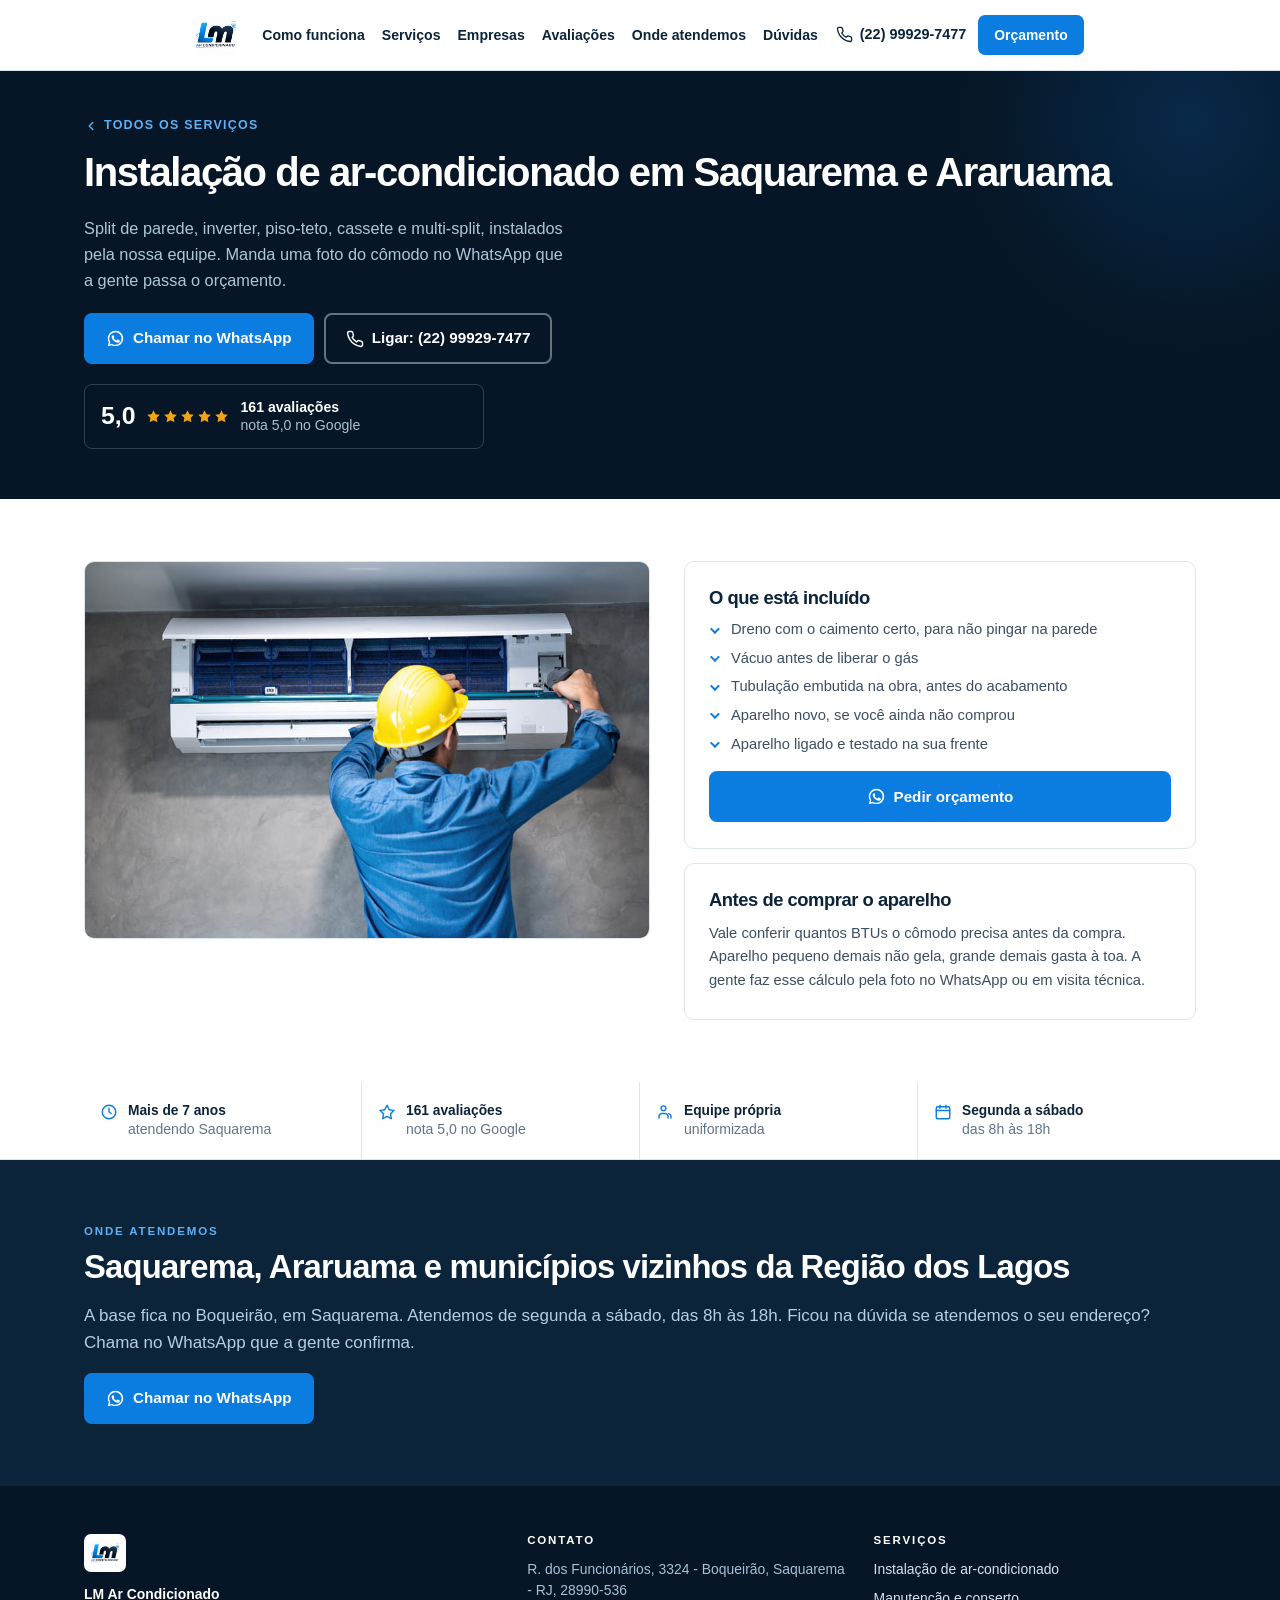
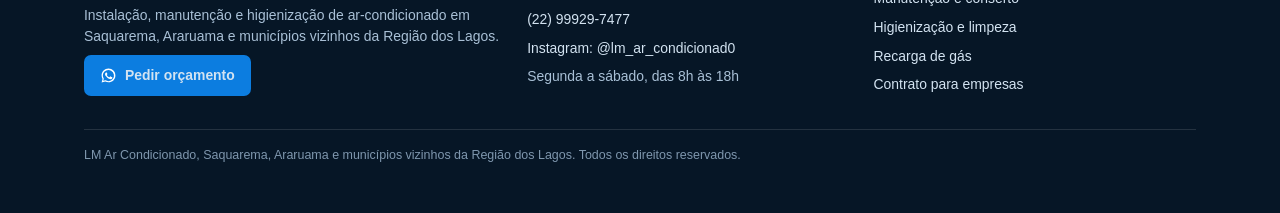
<file: instalacao-ar-condicionado.html>
<!DOCTYPE html>
<html lang="pt-BR">
<head>
<meta charset="utf-8">
<meta name="viewport" content="width=device-width, initial-scale=1">

<!-- Google Tag Manager -->
<script>(function(w,d,s,l,i){w[l]=w[l]||[];w[l].push({'gtm.start':
new Date().getTime(),event:'gtm.js'});var f=d.getElementsByTagName(s)[0],
j=d.createElement(s),dl=l!='dataLayer'?'&l='+l:'';j.async=true;j.src=
'https://www.googletagmanager.com/gtm.js?id='+i+dl;f.parentNode.insertBefore(j,f);
})(window,document,'script','dataLayer','GTM-K4WRWJ3T');</script>
<!-- End Google Tag Manager -->

<title>Instalação de Ar-Condicionado em Saquarema e Araruama | LM Ar Condicionado</title>
<meta name="description" content="Instalação de ar-condicionado split, inverter, piso-teto e multi-split em Saquarema, Araruama e municípios vizinhos. Equipe própria. Orçamento pelo WhatsApp.">
<meta name="robots" content="index, follow">
<meta name="theme-color" content="#071A2B">
<link rel="canonical" href="https://lm-ar-condicionado.vercel.app/instalacao-ar-condicionado">
<link rel="icon" href="assets/logo-300.png" type="image/png">
<link rel="apple-touch-icon" href="assets/logo-300.png">
<meta property="og:type" content="website">
<meta property="og:locale" content="pt_BR">
<meta property="og:site_name" content="LM Ar Condicionado">
<meta property="og:title" content="Instalação de Ar-Condicionado em Saquarema e Araruama | LM Ar Condicionado">
<meta property="og:description" content="Instalação de ar-condicionado split, inverter, piso-teto e multi-split em Saquarema, Araruama e municípios vizinhos. Equipe própria. Orçamento pelo WhatsApp.">
<meta property="og:image" content="https://lm-ar-condicionado.vercel.app/assets/logo.png">
<link rel="stylesheet" href="assets/estilo.css">
</head>
<body>
<!-- Google Tag Manager (noscript) -->
<noscript><iframe src="https://www.googletagmanager.com/ns.html?id=GTM-K4WRWJ3T"
height="0" width="0" style="display:none;visibility:hidden"></iframe></noscript>
<!-- End Google Tag Manager (noscript) -->

<a class="sr-only" href="#conteudo">Ir para o conteúdo</a>

<svg width="0" height="0" style="position:absolute" aria-hidden="true" focusable="false">
  <symbol id="ico-estrela" viewBox="0 0 24 24"><path d="m12 2 3.1 6.3 6.9 1-5 4.9 1.2 6.9L12 17.8 5.8 21l1.2-6.9-5-4.9 6.9-1z"/></symbol>
</svg>

<header class="header">
  <div class="wrap header-bar">
    <a class="brand" href="index.html#inicio" aria-label="LM Ar Condicionado, ir para o início">
      <img src="assets/logo-300.png" width="300" height="300" alt="Logo da LM Ar Condicionado, empresa de ar-condicionado em Saquarema">
      <span class="sr-only">LM Ar Condicionado</span>
    </a>

    <nav class="nav" aria-label="Navegação principal">
      <a href="index.html#como-funciona">Como funciona</a>
      <a href="index.html#servicos">Serviços</a>
      <a href="index.html#empresas">Empresas</a>
      <a href="index.html#avaliacoes">Avaliações</a>
      <a href="index.html#area">Onde atendemos</a>
      <a href="index.html#faq">Dúvidas</a>
    </nav>

    <a data-cta="contato_telefone" data-origem="cabecalho" class="header-phone" href="tel:+5522999297477" aria-label="Ligar para (22) 99929-7477">
      <svg viewBox="0 0 24 24" width="17" height="17" fill="none" stroke="#0B2439" stroke-width="1.9" stroke-linecap="round" stroke-linejoin="round" aria-hidden="true"><path d="M22 16.9v3a2 2 0 0 1-2.2 2 19.8 19.8 0 0 1-8.6-3.1 19.5 19.5 0 0 1-6-6A19.8 19.8 0 0 1 2.1 4.2 2 2 0 0 1 4.1 2h3a2 2 0 0 1 2 1.7c.1 1 .4 1.9.7 2.8a2 2 0 0 1-.5 2.1L8.1 9.9a16 16 0 0 0 6 6l1.3-1.2a2 2 0 0 1 2.1-.5c.9.3 1.8.6 2.8.7a2 2 0 0 1 1.7 2z"/></svg>
      <span>(22) 99929-7477</span>
    </a>

    <a data-cta="contato_whatsapp" data-origem="cabecalho" class="btn btn-primary btn-sm header-cta" href="https://wa.me/5522999297477?text=Ol%C3%A1!%20Vim%20pelo%20site%20e%20quero%20um%20or%C3%A7amento%20de%20ar-condicionado." target="_blank" rel="noopener">Orçamento</a>

    <button class="menu-btn" id="menuBtn" type="button" aria-expanded="false" aria-controls="mobileNav" aria-label="Abrir menu de navegação">
      <svg viewBox="0 0 24 24" width="21" height="21" fill="none" stroke="#0B2439" stroke-width="2" stroke-linecap="round" aria-hidden="true"><path d="M3 6h18M3 12h18M3 18h18"/></svg>
    </button>
  </div>

  <nav class="mobile-nav" id="mobileNav" aria-label="Navegação no celular">
    <a href="index.html#como-funciona">Como funciona</a>
    <a href="index.html#servicos">Serviços</a>
    <a href="index.html#empresas">Empresas</a>
    <a href="index.html#avaliacoes">Avaliações</a>
    <a href="index.html#area">Onde atendemos</a>
    <a href="index.html#faq">Dúvidas</a>
    <a data-cta="contato_telefone" data-origem="cabecalho" href="tel:+5522999297477">Ligar: (22) 99929-7477</a>
  </nav>
</header>

<main id="conteudo">

<section class="page-hero">
  <div class="wrap">
    <a class="voltar" href="index.html#servicos"><svg viewBox="0 0 24 24" aria-hidden="true" stroke-linecap="round" stroke-linejoin="round"><path d="M15 6l-6 6 6 6"/></svg> Todos os serviços</a>
    <h1>Instalação de ar-condicionado em Saquarema e Araruama</h1>
    <p class="hero-sub">Split de parede, inverter, piso-teto, cassete e multi-split, instalados pela nossa equipe. Manda uma foto do cômodo no WhatsApp que a gente passa o orçamento.</p>
    <div class="hero-actions">
      <a data-cta="contato_whatsapp" data-origem="pagina_topo" data-servico="instalacao" class="btn btn-primary" href="https://wa.me/5522999297477?text=Ol%C3%A1!%20Quero%20um%20or%C3%A7amento%20de%20instala%C3%A7%C3%A3o%20de%20ar-condicionado." target="_blank" rel="noopener"><svg viewBox="0 0 32 32" width="19" height="19" fill="#fff" aria-hidden="true"><path d="M16 3C8.8 3 3 8.8 3 16c0 2.3.6 4.5 1.8 6.4L3 29l6.8-1.8c1.9 1 4 1.6 6.2 1.6 7.2 0 13-5.8 13-13S23.2 3 16 3zm0 23.6c-2 0-3.9-.5-5.5-1.5l-.4-.2-4 1.1 1.1-3.9-.3-.4a10.5 10.5 0 1 1 9.1 4.9zm5.9-7.9c-.3-.2-1.9-.9-2.2-1-.3-.1-.5-.2-.7.2s-.8 1-1 1.2c-.2.2-.4.2-.7.1a8.6 8.6 0 0 1-4.3-3.7c-.3-.6.3-.5.9-1.7.1-.2 0-.4 0-.6s-.7-1.7-1-2.3c-.2-.6-.5-.5-.7-.5h-.6c-.2 0-.6.1-.9.4-.3.4-1.2 1.2-1.2 2.8s1.2 3.2 1.4 3.5c.2.2 2.4 3.7 5.9 5.1 2.2.9 3 1 4.1.8.7-.1 2-.8 2.2-1.6.3-.8.3-1.5.2-1.6-.1-.2-.3-.3-.6-.4z"/></svg> Chamar no WhatsApp</a>
      <a data-cta="contato_telefone" data-origem="pagina_topo" data-servico="instalacao" class="btn btn-light" href="tel:+5522999297477"><svg viewBox="0 0 24 24" width="18" height="18" fill="none" stroke="#fff" stroke-width="1.9" stroke-linecap="round" stroke-linejoin="round" aria-hidden="true"><path d="M22 16.9v3a2 2 0 0 1-2.2 2 19.8 19.8 0 0 1-8.6-3.1 19.5 19.5 0 0 1-6-6A19.8 19.8 0 0 1 2.1 4.2 2 2 0 0 1 4.1 2h3a2 2 0 0 1 2 1.7c.1 1 .4 1.9.7 2.8a2 2 0 0 1-.5 2.1L8.1 9.9a16 16 0 0 0 6 6l1.3-1.2a2 2 0 0 1 2.1-.5c.9.3 1.8.6 2.8.7a2 2 0 0 1 1.7 2z"/></svg> Ligar: (22) 99929-7477</a>
    </div>
    <div class="rating">
      <span class="rating-score">5,0</span>
      <span class="stars" aria-hidden="true">
          <svg aria-hidden="true"><use href="#ico-estrela"></use></svg>
          <svg aria-hidden="true"><use href="#ico-estrela"></use></svg>
          <svg aria-hidden="true"><use href="#ico-estrela"></use></svg>
          <svg aria-hidden="true"><use href="#ico-estrela"></use></svg>
          <svg aria-hidden="true"><use href="#ico-estrela"></use></svg>
      </span>
      <span class="rating-text"><strong>161 avaliações</strong><br>nota 5,0 no Google</span>
    </div>
  </div>
</section>

<section class="section">
  <div class="wrap page-grid">
    <figure class="page-foto"><img src="assets/fotos/servico-instalacao.jpg" width="900" height="600" alt="Técnico instalando a evaporadora de um ar-condicionado split na parede" fetchpriority="high"></figure>
    <div>
      <div class="page-box">
        <h2>O que está incluído</h2>
        <ul class="list">
          <li>Dreno com o caimento certo, para não pingar na parede</li>
          <li>Vácuo antes de liberar o gás</li>
          <li>Tubulação embutida na obra, antes do acabamento</li>
          <li>Aparelho novo, se você ainda não comprou</li>
          <li>Aparelho ligado e testado na sua frente</li>
        </ul>
        <a data-cta="contato_whatsapp" data-origem="pagina_caixa" data-servico="instalacao" class="btn btn-primary btn-block" href="https://wa.me/5522999297477?text=Ol%C3%A1!%20Quero%20um%20or%C3%A7amento%20de%20instala%C3%A7%C3%A3o%20de%20ar-condicionado." target="_blank" rel="noopener"><svg viewBox="0 0 32 32" width="19" height="19" fill="#fff" aria-hidden="true"><path d="M16 3C8.8 3 3 8.8 3 16c0 2.3.6 4.5 1.8 6.4L3 29l6.8-1.8c1.9 1 4 1.6 6.2 1.6 7.2 0 13-5.8 13-13S23.2 3 16 3zm0 23.6c-2 0-3.9-.5-5.5-1.5l-.4-.2-4 1.1 1.1-3.9-.3-.4a10.5 10.5 0 1 1 9.1 4.9zm5.9-7.9c-.3-.2-1.9-.9-2.2-1-.3-.1-.5-.2-.7.2s-.8 1-1 1.2c-.2.2-.4.2-.7.1a8.6 8.6 0 0 1-4.3-3.7c-.3-.6.3-.5.9-1.7.1-.2 0-.4 0-.6s-.7-1.7-1-2.3c-.2-.6-.5-.5-.7-.5h-.6c-.2 0-.6.1-.9.4-.3.4-1.2 1.2-1.2 2.8s1.2 3.2 1.4 3.5c.2.2 2.4 3.7 5.9 5.1 2.2.9 3 1 4.1.8.7-.1 2-.8 2.2-1.6.3-.8.3-1.5.2-1.6-.1-.2-.3-.3-.6-.4z"/></svg> Pedir orçamento</a>
      </div>
      <div class="page-box">
        <h2>Antes de comprar o aparelho</h2>
        <p style="margin:0;font-size:.92rem">Vale conferir quantos BTUs o cômodo precisa antes da compra. Aparelho pequeno demais não gela, grande demais gasta à toa. A gente faz esse cálculo pela foto no WhatsApp ou em visita técnica.</p>
      </div>
    </div>
  </div>
</section>

<section class="trust" aria-label="Por que chamar a LM Ar Condicionado">
  <div class="wrap trust-grid">
    <div class="trust-item">
      <svg viewBox="0 0 24 24" aria-hidden="true" stroke-linecap="round" stroke-linejoin="round"><circle cx="12" cy="12" r="9"/><path d="M12 7v5l3 2"/></svg>
      <span><strong>Mais de 7 anos</strong>atendendo Saquarema</span>
    </div>
    <div class="trust-item">
      <svg viewBox="0 0 24 24" aria-hidden="true" stroke-linecap="round" stroke-linejoin="round"><path d="m12 3 2.9 5.9 6.5.9-4.7 4.6 1.1 6.5-5.8-3.1-5.8 3.1 1.1-6.5L2.6 9.8l6.5-.9z"/></svg>
      <span><strong>161 avaliações</strong>nota 5,0 no Google</span>
    </div>
    <div class="trust-item">
      <svg viewBox="0 0 24 24" aria-hidden="true" stroke-linecap="round" stroke-linejoin="round"><path d="M16 20v-2a4 4 0 0 0-4-4H8a4 4 0 0 0-4 4v2"/><circle cx="10" cy="7" r="3.2"/><path d="M20 20v-2a4 4 0 0 0-3-3.8"/></svg>
      <span><strong>Equipe própria</strong>uniformizada</span>
    </div>
    <div class="trust-item">
      <svg viewBox="0 0 24 24" aria-hidden="true" stroke-linecap="round" stroke-linejoin="round"><rect x="3" y="5" width="18" height="16" rx="2"/><path d="M8 3v4M16 3v4M3 10h18"/></svg>
      <span><strong>Segunda a sábado</strong>das 8h às 18h</span>
    </div>
  </div>
</section>

<section class="section section--navy">
  <div class="wrap">
    <p class="eyebrow">Onde atendemos</p>
    <h2>Saquarema, Araruama e municípios vizinhos da Região dos Lagos</h2>
    <p>A base fica no Boqueirão, em Saquarema. Atendemos de segunda a sábado, das 8h às 18h. Ficou na dúvida se atendemos o seu endereço? Chama no WhatsApp que a gente confirma.</p>
    <a data-cta="contato_whatsapp" data-origem="pagina_rodape" data-servico="instalacao" class="btn btn-primary" href="https://wa.me/5522999297477?text=Ol%C3%A1!%20Quero%20um%20or%C3%A7amento%20de%20instala%C3%A7%C3%A3o%20de%20ar-condicionado." target="_blank" rel="noopener"><svg viewBox="0 0 32 32" width="19" height="19" fill="#fff" aria-hidden="true"><path d="M16 3C8.8 3 3 8.8 3 16c0 2.3.6 4.5 1.8 6.4L3 29l6.8-1.8c1.9 1 4 1.6 6.2 1.6 7.2 0 13-5.8 13-13S23.2 3 16 3zm0 23.6c-2 0-3.9-.5-5.5-1.5l-.4-.2-4 1.1 1.1-3.9-.3-.4a10.5 10.5 0 1 1 9.1 4.9zm5.9-7.9c-.3-.2-1.9-.9-2.2-1-.3-.1-.5-.2-.7.2s-.8 1-1 1.2c-.2.2-.4.2-.7.1a8.6 8.6 0 0 1-4.3-3.7c-.3-.6.3-.5.9-1.7.1-.2 0-.4 0-.6s-.7-1.7-1-2.3c-.2-.6-.5-.5-.7-.5h-.6c-.2 0-.6.1-.9.4-.3.4-1.2 1.2-1.2 2.8s1.2 3.2 1.4 3.5c.2.2 2.4 3.7 5.9 5.1 2.2.9 3 1 4.1.8.7-.1 2-.8 2.2-1.6.3-.8.3-1.5.2-1.6-.1-.2-.3-.3-.6-.4z"/></svg> Chamar no WhatsApp</a>
  </div>
</section>

</main>

<footer class="footer">
  <div class="wrap">
    <div class="footer-grid">
      <div>
        <img src="assets/logo-300.png" width="300" height="300" alt="Logo da LM Ar Condicionado">
        <p style="margin-top:12px"><strong style="color:#fff">LM Ar Condicionado</strong><br>Instalação, manutenção e higienização de ar-condicionado em Saquarema, Araruama e municípios vizinhos da Região dos Lagos.</p>
        <a data-cta="contato_whatsapp" data-origem="rodape" class="btn btn-primary btn-sm" href="https://wa.me/5522999297477?text=Ol%C3%A1!%20Vim%20pelo%20site%20e%20quero%20um%20or%C3%A7amento%20de%20ar-condicionado." target="_blank" rel="noopener">
          <svg viewBox="0 0 32 32" width="17" height="17" fill="#fff" aria-hidden="true"><path d="M16 3C8.8 3 3 8.8 3 16c0 2.3.6 4.5 1.8 6.4L3 29l6.8-1.8c1.9 1 4 1.6 6.2 1.6 7.2 0 13-5.8 13-13S23.2 3 16 3zm0 23.6c-2 0-3.9-.5-5.5-1.5l-.4-.2-4 1.1 1.1-3.9-.3-.4a10.5 10.5 0 1 1 9.1 4.9zm5.9-7.9c-.3-.2-1.9-.9-2.2-1-.3-.1-.5-.2-.7.2s-.8 1-1 1.2c-.2.2-.4.2-.7.1a8.6 8.6 0 0 1-4.3-3.7c-.3-.6.3-.5.9-1.7.1-.2 0-.4 0-.6s-.7-1.7-1-2.3c-.2-.6-.5-.5-.7-.5h-.6c-.2 0-.6.1-.9.4-.3.4-1.2 1.2-1.2 2.8s1.2 3.2 1.4 3.5c.2.2 2.4 3.7 5.9 5.1 2.2.9 3 1 4.1.8.7-.1 2-.8 2.2-1.6.3-.8.3-1.5.2-1.6-.1-.2-.3-.3-.6-.4z"/></svg>
          Pedir orçamento
        </a>
      </div>

      <div class="footer-cols">
        <div>
          <h4>Contato</h4>
          <p>R. dos Funcionários, 3324 - Boqueirão, Saquarema - RJ, 28990-536</p>
          <p><a data-cta="contato_telefone" data-origem="rodape" href="tel:+5522999297477">(22) 99929-7477</a></p>
          <p><a data-cta="clique_instagram" data-origem="rodape" href="https://www.instagram.com/lm_ar_condicionad0/" target="_blank" rel="noopener">Instagram: @lm_ar_condicionad0</a></p>
          <p>Segunda a sábado, das 8h às 18h</p>
        </div>

        <div>
          <h4>Serviços</h4>
          <p><a href="index.html#servicos">Instalação de ar-condicionado</a></p>
          <p><a href="index.html#servicos">Manutenção e conserto</a></p>
          <p><a href="index.html#servicos">Higienização e limpeza</a></p>
          <p><a href="index.html#servicos">Recarga de gás</a></p>
          <p><a href="index.html#empresas">Contrato para empresas</a></p>
        </div>
      </div>
    </div>

    <div class="footer-bottom">
      <p>LM Ar Condicionado, Saquarema, Araruama e municípios vizinhos da Região dos Lagos. Todos os direitos reservados.</p>
    </div>
  </div>
</footer>
<a data-cta="contato_whatsapp" data-origem="flutuante" class="float-wa" href="https://wa.me/5522999297477?text=Ol%C3%A1!%20Vim%20pelo%20site%20e%20quero%20um%20or%C3%A7amento%20de%20ar-condicionado." target="_blank" rel="noopener" aria-label="Chamar a LM Ar Condicionado no WhatsApp">
  <svg viewBox="0 0 32 32" aria-hidden="true"><path d="M16 3C8.8 3 3 8.8 3 16c0 2.3.6 4.5 1.8 6.4L3 29l6.8-1.8c1.9 1 4 1.6 6.2 1.6 7.2 0 13-5.8 13-13S23.2 3 16 3zm0 23.6c-2 0-3.9-.5-5.5-1.5l-.4-.2-4 1.1 1.1-3.9-.3-.4a10.5 10.5 0 1 1 9.1 4.9zm5.9-7.9c-.3-.2-1.9-.9-2.2-1-.3-.1-.5-.2-.7.2s-.8 1-1 1.2c-.2.2-.4.2-.7.1a8.6 8.6 0 0 1-4.3-3.7c-.3-.6.3-.5.9-1.7.1-.2 0-.4 0-.6s-.7-1.7-1-2.3c-.2-.6-.5-.5-.7-.5h-.6c-.2 0-.6.1-.9.4-.3.4-1.2 1.2-1.2 2.8s1.2 3.2 1.4 3.5c.2.2 2.4 3.7 5.9 5.1 2.2.9 3 1 4.1.8.7-.1 2-.8 2.2-1.6.3-.8.3-1.5.2-1.6-.1-.2-.3-.3-.6-.4z"/></svg>
</a>
<script>
(function(){
  function medir(dados){
    // limpa os parâmetros do evento anterior, senão o dataLayer os carrega para o próximo
    var evento = { event: null, origem: undefined, servico: undefined, tipo_imovel: undefined, pergunta: undefined };
    for (var chave in dados) {
      if (Object.prototype.hasOwnProperty.call(dados, chave)) evento[chave] = dados[chave];
    }
    window.dataLayer = window.dataLayer || [];
    window.dataLayer.push(evento);
  }

  // menu do celular
  var btn = document.getElementById('menuBtn');
  var nav = document.getElementById('mobileNav');
  if (btn && nav) {
    btn.addEventListener('click', function(){
      var open = nav.classList.toggle('open');
      btn.setAttribute('aria-expanded', open ? 'true' : 'false');
    });
    nav.addEventListener('click', function(e){
      if (e.target.tagName === 'A') {
        nav.classList.remove('open');
        btn.setAttribute('aria-expanded','false');
      }
    });
  }

  // qualquer elemento com data-cta vira um evento no dataLayer
  document.addEventListener('click', function(e){
    var alvo = e.target;
    if (!alvo || !alvo.closest) return;
    var el = alvo.closest('[data-cta]');
    if (!el) return;
    medir({
      event: el.getAttribute('data-cta'),
      origem: el.getAttribute('data-origem') || undefined,
      servico: el.getAttribute('data-servico') || undefined
    });
  });

  // pergunta frequente aberta
  var duvidas = document.querySelectorAll('.faq details');
  for (var i = 0; i < duvidas.length; i++) {
    (function(d){
      d.addEventListener('toggle', function(){
        if (!d.open) return;
        var titulo = d.querySelector('summary');
        medir({ event: 'abriu_duvida', pergunta: titulo ? titulo.textContent.trim() : '' });
      });
    })(duvidas[i]);
  }

  // formulário de contrato, abre o WhatsApp com os dados preenchidos
  var form = document.getElementById('formEmpresa');
  if (form) {
    form.addEventListener('submit', function(e){
      e.preventDefault();
      var nome = form.nome.value.trim();
      var empresa = form.empresa.value.trim();
      var telefone = form.telefone.value.trim();
      var tipo = form.tipo.value;

      if (!nome || !empresa || !telefone || !tipo) {
        alert('Preencha nome, condomínio ou empresa, telefone e tipo de imóvel para continuar.');
        return;
      }

      // só o tipo de imóvel vai para a medição, nunca nome e telefone
      medir({ event: 'envio_formulario', origem: 'secao_empresas', tipo_imovel: tipo });

      var msg = 'Olá! Quero uma proposta de contrato de manutenção de ar-condicionado.\n'
              + 'Nome: ' + nome + '\n'
              + 'Condomínio ou empresa: ' + empresa + '\n'
              + 'Telefone: ' + telefone + '\n'
              + 'Tipo de imóvel: ' + tipo;

      window.open('https://wa.me/5522999297477?text=' + encodeURIComponent(msg), '_blank', 'noopener');
    });
  }
})();
</script>
</body>
</html>
</file>
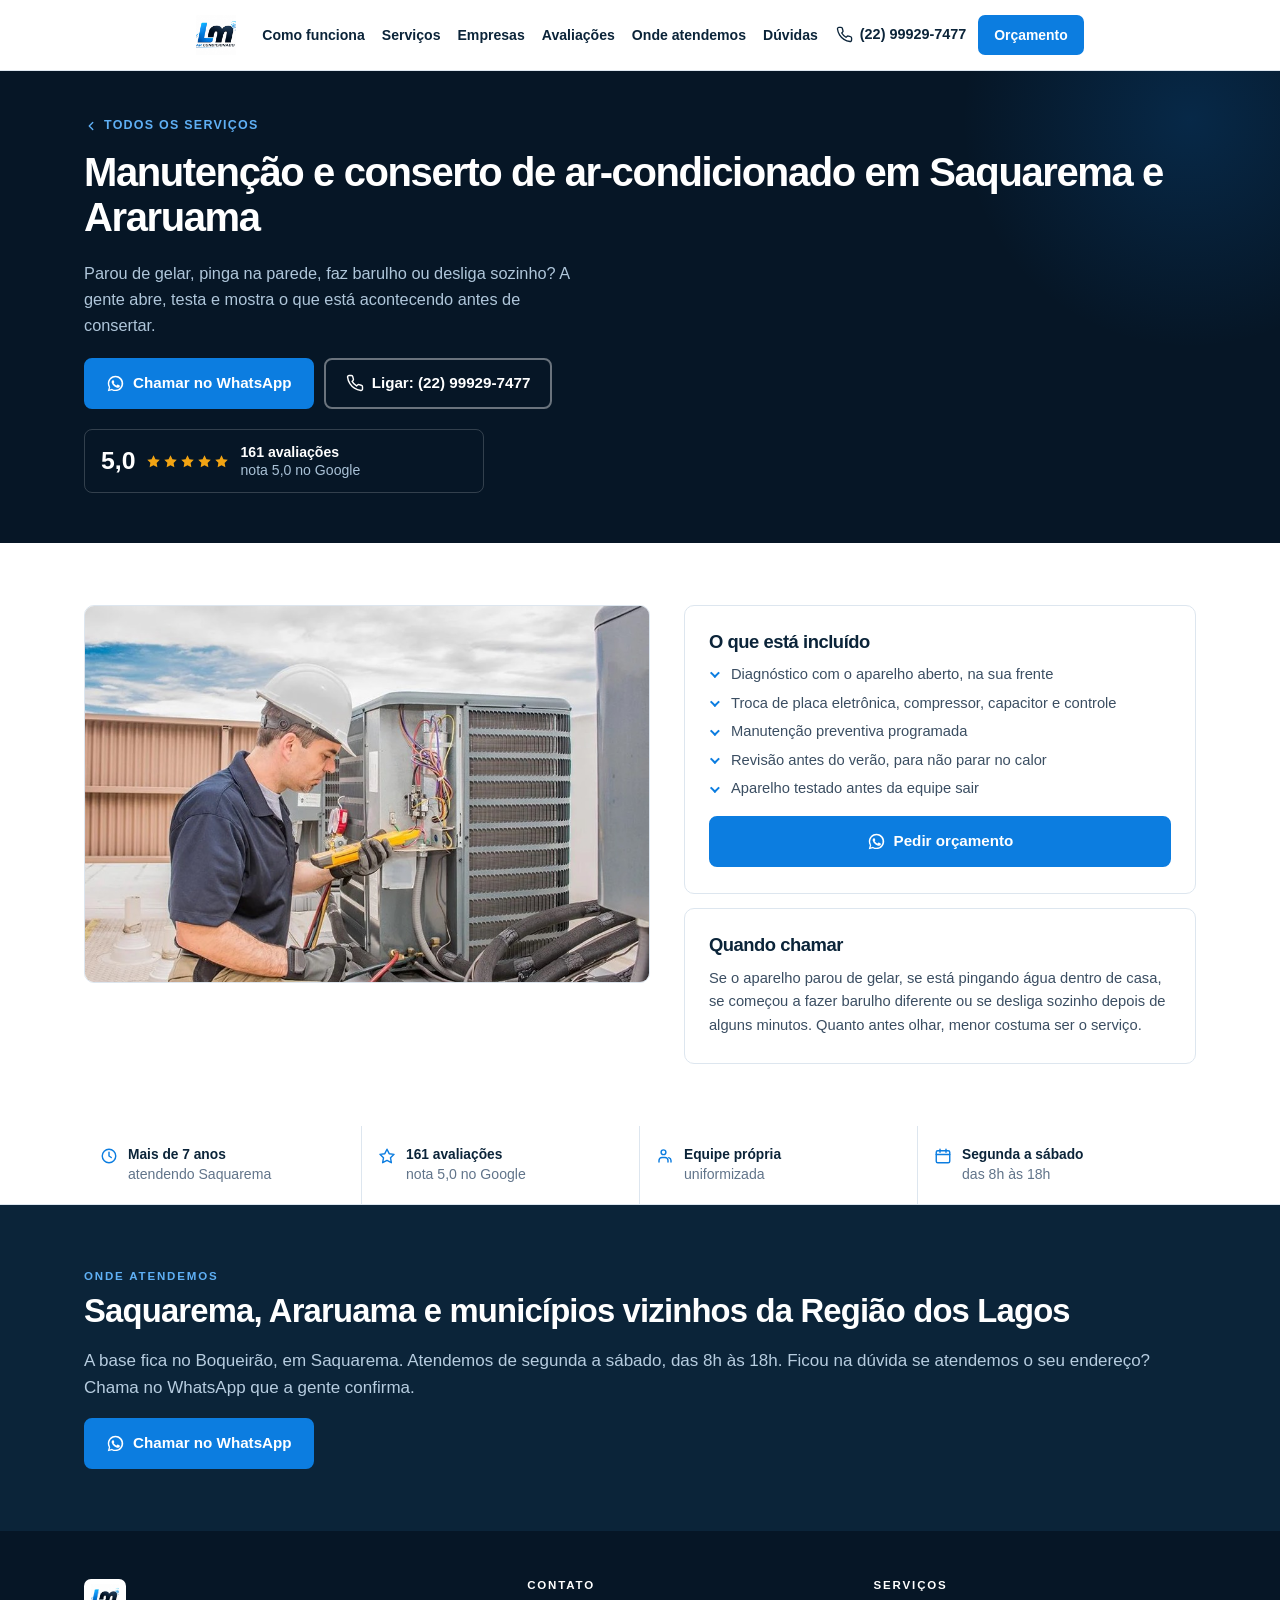
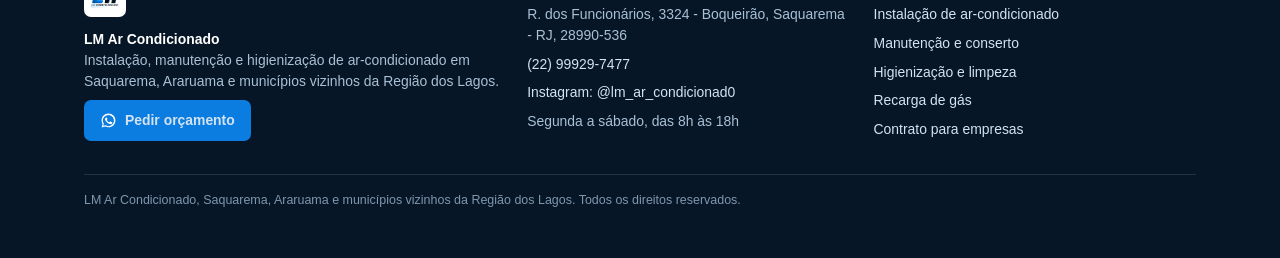
<file: manutencao-ar-condicionado.html>
<!DOCTYPE html>
<html lang="pt-BR">
<head>
<meta charset="utf-8">
<meta name="viewport" content="width=device-width, initial-scale=1">

<!-- Google Tag Manager -->
<script>(function(w,d,s,l,i){w[l]=w[l]||[];w[l].push({'gtm.start':
new Date().getTime(),event:'gtm.js'});var f=d.getElementsByTagName(s)[0],
j=d.createElement(s),dl=l!='dataLayer'?'&l='+l:'';j.async=true;j.src=
'https://www.googletagmanager.com/gtm.js?id='+i+dl;f.parentNode.insertBefore(j,f);
})(window,document,'script','dataLayer','GTM-K4WRWJ3T');</script>
<!-- End Google Tag Manager -->

<title>Manutenção e Conserto de Ar-Condicionado em Saquarema e Araruama | LM Ar Condicionado</title>
<meta name="description" content="Conserto de ar-condicionado que não gela, pinga água, faz barulho ou desliga sozinho, em Saquarema, Araruama e municípios vizinhos. Orçamento pelo WhatsApp.">
<meta name="robots" content="index, follow">
<meta name="theme-color" content="#071A2B">
<link rel="canonical" href="https://lm-ar-condicionado.vercel.app/manutencao-ar-condicionado">
<link rel="icon" href="assets/logo-300.png" type="image/png">
<link rel="apple-touch-icon" href="assets/logo-300.png">
<meta property="og:type" content="website">
<meta property="og:locale" content="pt_BR">
<meta property="og:site_name" content="LM Ar Condicionado">
<meta property="og:title" content="Manutenção e Conserto de Ar-Condicionado em Saquarema e Araruama | LM Ar Condicionado">
<meta property="og:description" content="Conserto de ar-condicionado que não gela, pinga água, faz barulho ou desliga sozinho, em Saquarema, Araruama e municípios vizinhos. Orçamento pelo WhatsApp.">
<meta property="og:image" content="https://lm-ar-condicionado.vercel.app/assets/logo.png">
<link rel="stylesheet" href="assets/estilo.css">
</head>
<body>
<!-- Google Tag Manager (noscript) -->
<noscript><iframe src="https://www.googletagmanager.com/ns.html?id=GTM-K4WRWJ3T"
height="0" width="0" style="display:none;visibility:hidden"></iframe></noscript>
<!-- End Google Tag Manager (noscript) -->

<a class="sr-only" href="#conteudo">Ir para o conteúdo</a>

<svg width="0" height="0" style="position:absolute" aria-hidden="true" focusable="false">
  <symbol id="ico-estrela" viewBox="0 0 24 24"><path d="m12 2 3.1 6.3 6.9 1-5 4.9 1.2 6.9L12 17.8 5.8 21l1.2-6.9-5-4.9 6.9-1z"/></symbol>
</svg>

<header class="header">
  <div class="wrap header-bar">
    <a class="brand" href="index.html#inicio" aria-label="LM Ar Condicionado, ir para o início">
      <img src="assets/logo-300.png" width="300" height="300" alt="Logo da LM Ar Condicionado, empresa de ar-condicionado em Saquarema">
      <span class="sr-only">LM Ar Condicionado</span>
    </a>

    <nav class="nav" aria-label="Navegação principal">
      <a href="index.html#como-funciona">Como funciona</a>
      <a href="index.html#servicos">Serviços</a>
      <a href="index.html#empresas">Empresas</a>
      <a href="index.html#avaliacoes">Avaliações</a>
      <a href="index.html#area">Onde atendemos</a>
      <a href="index.html#faq">Dúvidas</a>
    </nav>

    <a data-cta="contato_telefone" data-origem="cabecalho" class="header-phone" href="tel:+5522999297477" aria-label="Ligar para (22) 99929-7477">
      <svg viewBox="0 0 24 24" width="17" height="17" fill="none" stroke="#0B2439" stroke-width="1.9" stroke-linecap="round" stroke-linejoin="round" aria-hidden="true"><path d="M22 16.9v3a2 2 0 0 1-2.2 2 19.8 19.8 0 0 1-8.6-3.1 19.5 19.5 0 0 1-6-6A19.8 19.8 0 0 1 2.1 4.2 2 2 0 0 1 4.1 2h3a2 2 0 0 1 2 1.7c.1 1 .4 1.9.7 2.8a2 2 0 0 1-.5 2.1L8.1 9.9a16 16 0 0 0 6 6l1.3-1.2a2 2 0 0 1 2.1-.5c.9.3 1.8.6 2.8.7a2 2 0 0 1 1.7 2z"/></svg>
      <span>(22) 99929-7477</span>
    </a>

    <a data-cta="contato_whatsapp" data-origem="cabecalho" class="btn btn-primary btn-sm header-cta" href="https://wa.me/5522999297477?text=Ol%C3%A1!%20Vim%20pelo%20site%20e%20quero%20um%20or%C3%A7amento%20de%20ar-condicionado." target="_blank" rel="noopener">Orçamento</a>

    <button class="menu-btn" id="menuBtn" type="button" aria-expanded="false" aria-controls="mobileNav" aria-label="Abrir menu de navegação">
      <svg viewBox="0 0 24 24" width="21" height="21" fill="none" stroke="#0B2439" stroke-width="2" stroke-linecap="round" aria-hidden="true"><path d="M3 6h18M3 12h18M3 18h18"/></svg>
    </button>
  </div>

  <nav class="mobile-nav" id="mobileNav" aria-label="Navegação no celular">
    <a href="index.html#como-funciona">Como funciona</a>
    <a href="index.html#servicos">Serviços</a>
    <a href="index.html#empresas">Empresas</a>
    <a href="index.html#avaliacoes">Avaliações</a>
    <a href="index.html#area">Onde atendemos</a>
    <a href="index.html#faq">Dúvidas</a>
    <a data-cta="contato_telefone" data-origem="cabecalho" href="tel:+5522999297477">Ligar: (22) 99929-7477</a>
  </nav>
</header>

<main id="conteudo">

<section class="page-hero">
  <div class="wrap">
    <a class="voltar" href="index.html#servicos"><svg viewBox="0 0 24 24" aria-hidden="true" stroke-linecap="round" stroke-linejoin="round"><path d="M15 6l-6 6 6 6"/></svg> Todos os serviços</a>
    <h1>Manutenção e conserto de ar-condicionado em Saquarema e Araruama</h1>
    <p class="hero-sub">Parou de gelar, pinga na parede, faz barulho ou desliga sozinho? A gente abre, testa e mostra o que está acontecendo antes de consertar.</p>
    <div class="hero-actions">
      <a data-cta="contato_whatsapp" data-origem="pagina_topo" data-servico="manutencao" class="btn btn-primary" href="https://wa.me/5522999297477?text=Ol%C3%A1!%20Quero%20um%20or%C3%A7amento%20de%20manuten%C3%A7%C3%A3o%20de%20ar-condicionado." target="_blank" rel="noopener"><svg viewBox="0 0 32 32" width="19" height="19" fill="#fff" aria-hidden="true"><path d="M16 3C8.8 3 3 8.8 3 16c0 2.3.6 4.5 1.8 6.4L3 29l6.8-1.8c1.9 1 4 1.6 6.2 1.6 7.2 0 13-5.8 13-13S23.2 3 16 3zm0 23.6c-2 0-3.9-.5-5.5-1.5l-.4-.2-4 1.1 1.1-3.9-.3-.4a10.5 10.5 0 1 1 9.1 4.9zm5.9-7.9c-.3-.2-1.9-.9-2.2-1-.3-.1-.5-.2-.7.2s-.8 1-1 1.2c-.2.2-.4.2-.7.1a8.6 8.6 0 0 1-4.3-3.7c-.3-.6.3-.5.9-1.7.1-.2 0-.4 0-.6s-.7-1.7-1-2.3c-.2-.6-.5-.5-.7-.5h-.6c-.2 0-.6.1-.9.4-.3.4-1.2 1.2-1.2 2.8s1.2 3.2 1.4 3.5c.2.2 2.4 3.7 5.9 5.1 2.2.9 3 1 4.1.8.7-.1 2-.8 2.2-1.6.3-.8.3-1.5.2-1.6-.1-.2-.3-.3-.6-.4z"/></svg> Chamar no WhatsApp</a>
      <a data-cta="contato_telefone" data-origem="pagina_topo" data-servico="manutencao" class="btn btn-light" href="tel:+5522999297477"><svg viewBox="0 0 24 24" width="18" height="18" fill="none" stroke="#fff" stroke-width="1.9" stroke-linecap="round" stroke-linejoin="round" aria-hidden="true"><path d="M22 16.9v3a2 2 0 0 1-2.2 2 19.8 19.8 0 0 1-8.6-3.1 19.5 19.5 0 0 1-6-6A19.8 19.8 0 0 1 2.1 4.2 2 2 0 0 1 4.1 2h3a2 2 0 0 1 2 1.7c.1 1 .4 1.9.7 2.8a2 2 0 0 1-.5 2.1L8.1 9.9a16 16 0 0 0 6 6l1.3-1.2a2 2 0 0 1 2.1-.5c.9.3 1.8.6 2.8.7a2 2 0 0 1 1.7 2z"/></svg> Ligar: (22) 99929-7477</a>
    </div>
    <div class="rating">
      <span class="rating-score">5,0</span>
      <span class="stars" aria-hidden="true">
          <svg aria-hidden="true"><use href="#ico-estrela"></use></svg>
          <svg aria-hidden="true"><use href="#ico-estrela"></use></svg>
          <svg aria-hidden="true"><use href="#ico-estrela"></use></svg>
          <svg aria-hidden="true"><use href="#ico-estrela"></use></svg>
          <svg aria-hidden="true"><use href="#ico-estrela"></use></svg>
      </span>
      <span class="rating-text"><strong>161 avaliações</strong><br>nota 5,0 no Google</span>
    </div>
  </div>
</section>

<section class="section">
  <div class="wrap page-grid">
    <figure class="page-foto"><img src="assets/fotos/servico-manutencao.jpg" width="900" height="600" alt="Técnico medindo a parte elétrica de uma condensadora de ar-condicionado durante a manutenção" fetchpriority="high"></figure>
    <div>
      <div class="page-box">
        <h2>O que está incluído</h2>
        <ul class="list">
          <li>Diagnóstico com o aparelho aberto, na sua frente</li>
          <li>Troca de placa eletrônica, compressor, capacitor e controle</li>
          <li>Manutenção preventiva programada</li>
          <li>Revisão antes do verão, para não parar no calor</li>
          <li>Aparelho testado antes da equipe sair</li>
        </ul>
        <a data-cta="contato_whatsapp" data-origem="pagina_caixa" data-servico="manutencao" class="btn btn-primary btn-block" href="https://wa.me/5522999297477?text=Ol%C3%A1!%20Quero%20um%20or%C3%A7amento%20de%20manuten%C3%A7%C3%A3o%20de%20ar-condicionado." target="_blank" rel="noopener"><svg viewBox="0 0 32 32" width="19" height="19" fill="#fff" aria-hidden="true"><path d="M16 3C8.8 3 3 8.8 3 16c0 2.3.6 4.5 1.8 6.4L3 29l6.8-1.8c1.9 1 4 1.6 6.2 1.6 7.2 0 13-5.8 13-13S23.2 3 16 3zm0 23.6c-2 0-3.9-.5-5.5-1.5l-.4-.2-4 1.1 1.1-3.9-.3-.4a10.5 10.5 0 1 1 9.1 4.9zm5.9-7.9c-.3-.2-1.9-.9-2.2-1-.3-.1-.5-.2-.7.2s-.8 1-1 1.2c-.2.2-.4.2-.7.1a8.6 8.6 0 0 1-4.3-3.7c-.3-.6.3-.5.9-1.7.1-.2 0-.4 0-.6s-.7-1.7-1-2.3c-.2-.6-.5-.5-.7-.5h-.6c-.2 0-.6.1-.9.4-.3.4-1.2 1.2-1.2 2.8s1.2 3.2 1.4 3.5c.2.2 2.4 3.7 5.9 5.1 2.2.9 3 1 4.1.8.7-.1 2-.8 2.2-1.6.3-.8.3-1.5.2-1.6-.1-.2-.3-.3-.6-.4z"/></svg> Pedir orçamento</a>
      </div>
      <div class="page-box">
        <h2>Quando chamar</h2>
        <p style="margin:0;font-size:.92rem">Se o aparelho parou de gelar, se está pingando água dentro de casa, se começou a fazer barulho diferente ou se desliga sozinho depois de alguns minutos. Quanto antes olhar, menor costuma ser o serviço.</p>
      </div>
    </div>
  </div>
</section>

<section class="trust" aria-label="Por que chamar a LM Ar Condicionado">
  <div class="wrap trust-grid">
    <div class="trust-item">
      <svg viewBox="0 0 24 24" aria-hidden="true" stroke-linecap="round" stroke-linejoin="round"><circle cx="12" cy="12" r="9"/><path d="M12 7v5l3 2"/></svg>
      <span><strong>Mais de 7 anos</strong>atendendo Saquarema</span>
    </div>
    <div class="trust-item">
      <svg viewBox="0 0 24 24" aria-hidden="true" stroke-linecap="round" stroke-linejoin="round"><path d="m12 3 2.9 5.9 6.5.9-4.7 4.6 1.1 6.5-5.8-3.1-5.8 3.1 1.1-6.5L2.6 9.8l6.5-.9z"/></svg>
      <span><strong>161 avaliações</strong>nota 5,0 no Google</span>
    </div>
    <div class="trust-item">
      <svg viewBox="0 0 24 24" aria-hidden="true" stroke-linecap="round" stroke-linejoin="round"><path d="M16 20v-2a4 4 0 0 0-4-4H8a4 4 0 0 0-4 4v2"/><circle cx="10" cy="7" r="3.2"/><path d="M20 20v-2a4 4 0 0 0-3-3.8"/></svg>
      <span><strong>Equipe própria</strong>uniformizada</span>
    </div>
    <div class="trust-item">
      <svg viewBox="0 0 24 24" aria-hidden="true" stroke-linecap="round" stroke-linejoin="round"><rect x="3" y="5" width="18" height="16" rx="2"/><path d="M8 3v4M16 3v4M3 10h18"/></svg>
      <span><strong>Segunda a sábado</strong>das 8h às 18h</span>
    </div>
  </div>
</section>

<section class="section section--navy">
  <div class="wrap">
    <p class="eyebrow">Onde atendemos</p>
    <h2>Saquarema, Araruama e municípios vizinhos da Região dos Lagos</h2>
    <p>A base fica no Boqueirão, em Saquarema. Atendemos de segunda a sábado, das 8h às 18h. Ficou na dúvida se atendemos o seu endereço? Chama no WhatsApp que a gente confirma.</p>
    <a data-cta="contato_whatsapp" data-origem="pagina_rodape" data-servico="manutencao" class="btn btn-primary" href="https://wa.me/5522999297477?text=Ol%C3%A1!%20Quero%20um%20or%C3%A7amento%20de%20manuten%C3%A7%C3%A3o%20de%20ar-condicionado." target="_blank" rel="noopener"><svg viewBox="0 0 32 32" width="19" height="19" fill="#fff" aria-hidden="true"><path d="M16 3C8.8 3 3 8.8 3 16c0 2.3.6 4.5 1.8 6.4L3 29l6.8-1.8c1.9 1 4 1.6 6.2 1.6 7.2 0 13-5.8 13-13S23.2 3 16 3zm0 23.6c-2 0-3.9-.5-5.5-1.5l-.4-.2-4 1.1 1.1-3.9-.3-.4a10.5 10.5 0 1 1 9.1 4.9zm5.9-7.9c-.3-.2-1.9-.9-2.2-1-.3-.1-.5-.2-.7.2s-.8 1-1 1.2c-.2.2-.4.2-.7.1a8.6 8.6 0 0 1-4.3-3.7c-.3-.6.3-.5.9-1.7.1-.2 0-.4 0-.6s-.7-1.7-1-2.3c-.2-.6-.5-.5-.7-.5h-.6c-.2 0-.6.1-.9.4-.3.4-1.2 1.2-1.2 2.8s1.2 3.2 1.4 3.5c.2.2 2.4 3.7 5.9 5.1 2.2.9 3 1 4.1.8.7-.1 2-.8 2.2-1.6.3-.8.3-1.5.2-1.6-.1-.2-.3-.3-.6-.4z"/></svg> Chamar no WhatsApp</a>
  </div>
</section>

</main>

<footer class="footer">
  <div class="wrap">
    <div class="footer-grid">
      <div>
        <img src="assets/logo-300.png" width="300" height="300" alt="Logo da LM Ar Condicionado">
        <p style="margin-top:12px"><strong style="color:#fff">LM Ar Condicionado</strong><br>Instalação, manutenção e higienização de ar-condicionado em Saquarema, Araruama e municípios vizinhos da Região dos Lagos.</p>
        <a data-cta="contato_whatsapp" data-origem="rodape" class="btn btn-primary btn-sm" href="https://wa.me/5522999297477?text=Ol%C3%A1!%20Vim%20pelo%20site%20e%20quero%20um%20or%C3%A7amento%20de%20ar-condicionado." target="_blank" rel="noopener">
          <svg viewBox="0 0 32 32" width="17" height="17" fill="#fff" aria-hidden="true"><path d="M16 3C8.8 3 3 8.8 3 16c0 2.3.6 4.5 1.8 6.4L3 29l6.8-1.8c1.9 1 4 1.6 6.2 1.6 7.2 0 13-5.8 13-13S23.2 3 16 3zm0 23.6c-2 0-3.9-.5-5.5-1.5l-.4-.2-4 1.1 1.1-3.9-.3-.4a10.5 10.5 0 1 1 9.1 4.9zm5.9-7.9c-.3-.2-1.9-.9-2.2-1-.3-.1-.5-.2-.7.2s-.8 1-1 1.2c-.2.2-.4.2-.7.1a8.6 8.6 0 0 1-4.3-3.7c-.3-.6.3-.5.9-1.7.1-.2 0-.4 0-.6s-.7-1.7-1-2.3c-.2-.6-.5-.5-.7-.5h-.6c-.2 0-.6.1-.9.4-.3.4-1.2 1.2-1.2 2.8s1.2 3.2 1.4 3.5c.2.2 2.4 3.7 5.9 5.1 2.2.9 3 1 4.1.8.7-.1 2-.8 2.2-1.6.3-.8.3-1.5.2-1.6-.1-.2-.3-.3-.6-.4z"/></svg>
          Pedir orçamento
        </a>
      </div>

      <div class="footer-cols">
        <div>
          <h4>Contato</h4>
          <p>R. dos Funcionários, 3324 - Boqueirão, Saquarema - RJ, 28990-536</p>
          <p><a data-cta="contato_telefone" data-origem="rodape" href="tel:+5522999297477">(22) 99929-7477</a></p>
          <p><a data-cta="clique_instagram" data-origem="rodape" href="https://www.instagram.com/lm_ar_condicionad0/" target="_blank" rel="noopener">Instagram: @lm_ar_condicionad0</a></p>
          <p>Segunda a sábado, das 8h às 18h</p>
        </div>

        <div>
          <h4>Serviços</h4>
          <p><a href="index.html#servicos">Instalação de ar-condicionado</a></p>
          <p><a href="index.html#servicos">Manutenção e conserto</a></p>
          <p><a href="index.html#servicos">Higienização e limpeza</a></p>
          <p><a href="index.html#servicos">Recarga de gás</a></p>
          <p><a href="index.html#empresas">Contrato para empresas</a></p>
        </div>
      </div>
    </div>

    <div class="footer-bottom">
      <p>LM Ar Condicionado, Saquarema, Araruama e municípios vizinhos da Região dos Lagos. Todos os direitos reservados.</p>
    </div>
  </div>
</footer>
<a data-cta="contato_whatsapp" data-origem="flutuante" class="float-wa" href="https://wa.me/5522999297477?text=Ol%C3%A1!%20Vim%20pelo%20site%20e%20quero%20um%20or%C3%A7amento%20de%20ar-condicionado." target="_blank" rel="noopener" aria-label="Chamar a LM Ar Condicionado no WhatsApp">
  <svg viewBox="0 0 32 32" aria-hidden="true"><path d="M16 3C8.8 3 3 8.8 3 16c0 2.3.6 4.5 1.8 6.4L3 29l6.8-1.8c1.9 1 4 1.6 6.2 1.6 7.2 0 13-5.8 13-13S23.2 3 16 3zm0 23.6c-2 0-3.9-.5-5.5-1.5l-.4-.2-4 1.1 1.1-3.9-.3-.4a10.5 10.5 0 1 1 9.1 4.9zm5.9-7.9c-.3-.2-1.9-.9-2.2-1-.3-.1-.5-.2-.7.2s-.8 1-1 1.2c-.2.2-.4.2-.7.1a8.6 8.6 0 0 1-4.3-3.7c-.3-.6.3-.5.9-1.7.1-.2 0-.4 0-.6s-.7-1.7-1-2.3c-.2-.6-.5-.5-.7-.5h-.6c-.2 0-.6.1-.9.4-.3.4-1.2 1.2-1.2 2.8s1.2 3.2 1.4 3.5c.2.2 2.4 3.7 5.9 5.1 2.2.9 3 1 4.1.8.7-.1 2-.8 2.2-1.6.3-.8.3-1.5.2-1.6-.1-.2-.3-.3-.6-.4z"/></svg>
</a>
<script>
(function(){
  function medir(dados){
    // limpa os parâmetros do evento anterior, senão o dataLayer os carrega para o próximo
    var evento = { event: null, origem: undefined, servico: undefined, tipo_imovel: undefined, pergunta: undefined };
    for (var chave in dados) {
      if (Object.prototype.hasOwnProperty.call(dados, chave)) evento[chave] = dados[chave];
    }
    window.dataLayer = window.dataLayer || [];
    window.dataLayer.push(evento);
  }

  // menu do celular
  var btn = document.getElementById('menuBtn');
  var nav = document.getElementById('mobileNav');
  if (btn && nav) {
    btn.addEventListener('click', function(){
      var open = nav.classList.toggle('open');
      btn.setAttribute('aria-expanded', open ? 'true' : 'false');
    });
    nav.addEventListener('click', function(e){
      if (e.target.tagName === 'A') {
        nav.classList.remove('open');
        btn.setAttribute('aria-expanded','false');
      }
    });
  }

  // qualquer elemento com data-cta vira um evento no dataLayer
  document.addEventListener('click', function(e){
    var alvo = e.target;
    if (!alvo || !alvo.closest) return;
    var el = alvo.closest('[data-cta]');
    if (!el) return;
    medir({
      event: el.getAttribute('data-cta'),
      origem: el.getAttribute('data-origem') || undefined,
      servico: el.getAttribute('data-servico') || undefined
    });
  });

  // pergunta frequente aberta
  var duvidas = document.querySelectorAll('.faq details');
  for (var i = 0; i < duvidas.length; i++) {
    (function(d){
      d.addEventListener('toggle', function(){
        if (!d.open) return;
        var titulo = d.querySelector('summary');
        medir({ event: 'abriu_duvida', pergunta: titulo ? titulo.textContent.trim() : '' });
      });
    })(duvidas[i]);
  }

  // formulário de contrato, abre o WhatsApp com os dados preenchidos
  var form = document.getElementById('formEmpresa');
  if (form) {
    form.addEventListener('submit', function(e){
      e.preventDefault();
      var nome = form.nome.value.trim();
      var empresa = form.empresa.value.trim();
      var telefone = form.telefone.value.trim();
      var tipo = form.tipo.value;

      if (!nome || !empresa || !telefone || !tipo) {
        alert('Preencha nome, condomínio ou empresa, telefone e tipo de imóvel para continuar.');
        return;
      }

      // só o tipo de imóvel vai para a medição, nunca nome e telefone
      medir({ event: 'envio_formulario', origem: 'secao_empresas', tipo_imovel: tipo });

      var msg = 'Olá! Quero uma proposta de contrato de manutenção de ar-condicionado.\n'
              + 'Nome: ' + nome + '\n'
              + 'Condomínio ou empresa: ' + empresa + '\n'
              + 'Telefone: ' + telefone + '\n'
              + 'Tipo de imóvel: ' + tipo;

      window.open('https://wa.me/5522999297477?text=' + encodeURIComponent(msg), '_blank', 'noopener');
    });
  }
})();
</script>
</body>
</html>
</file>
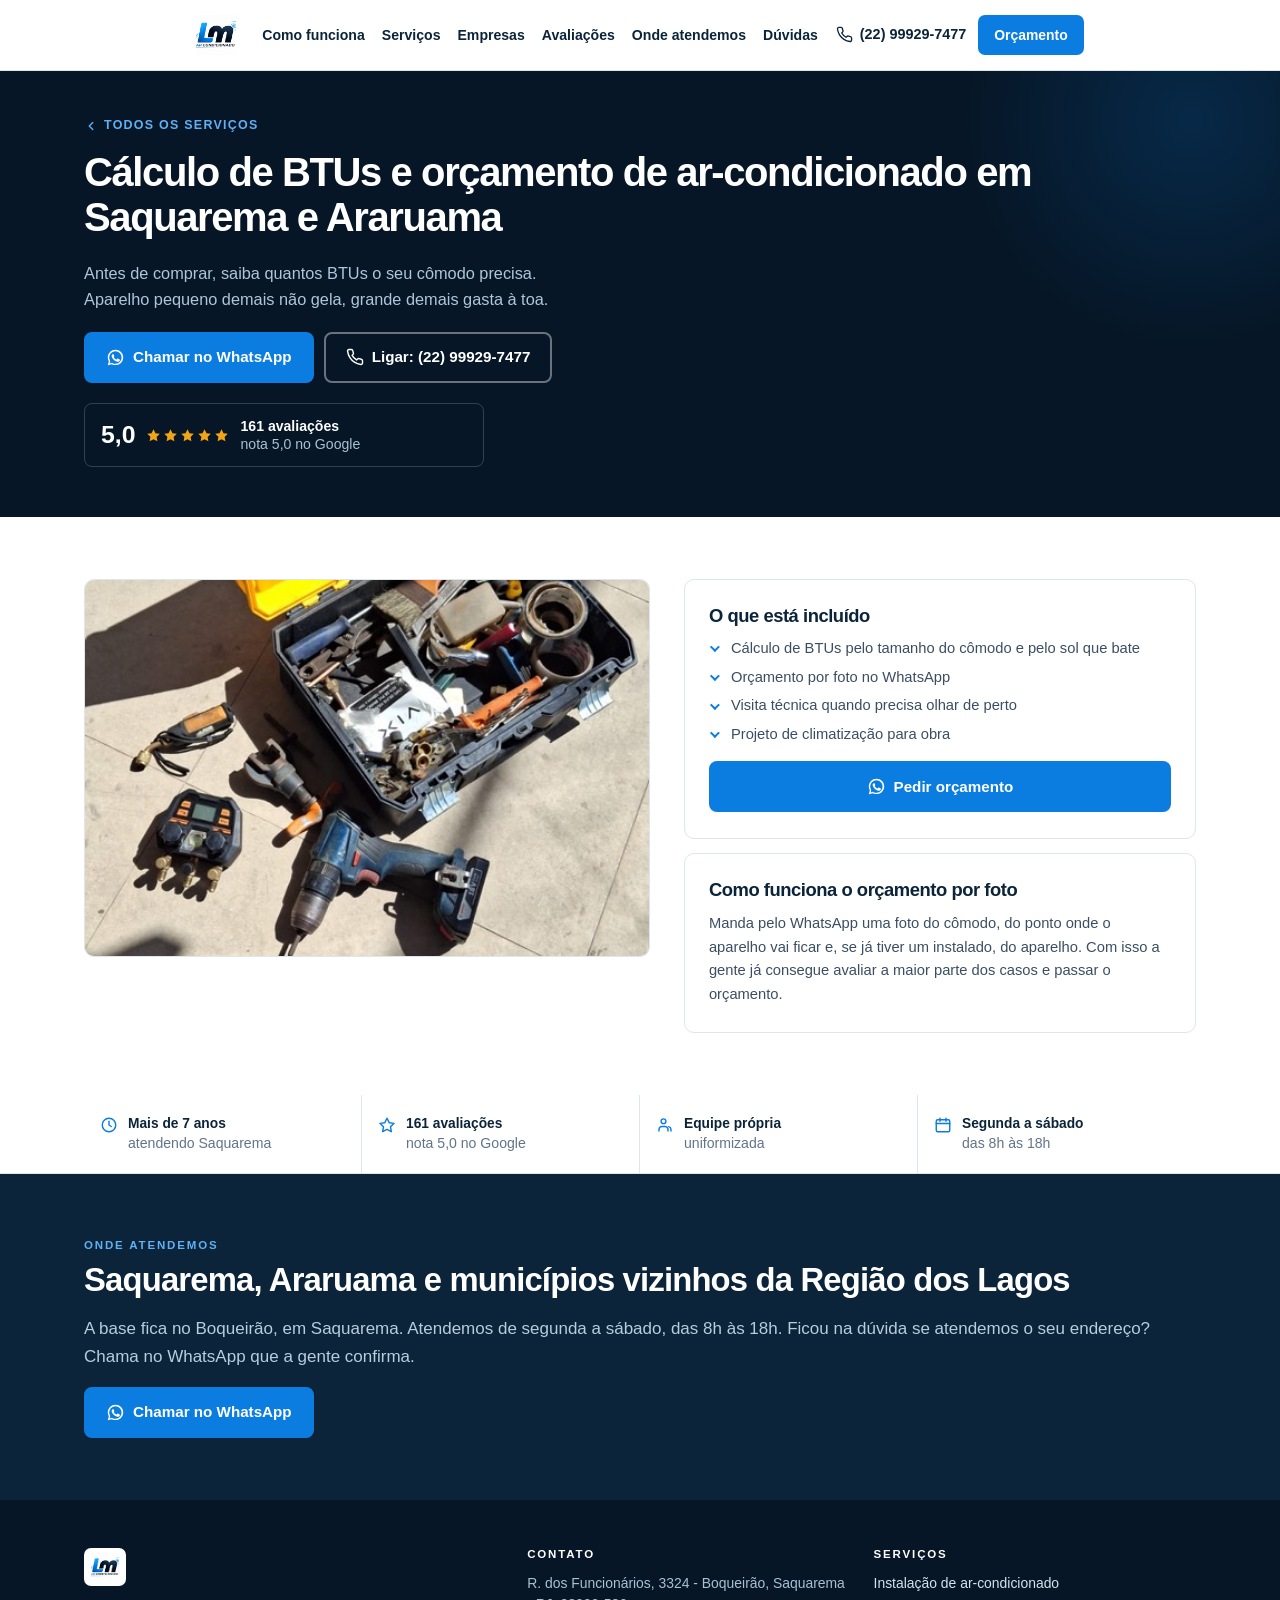
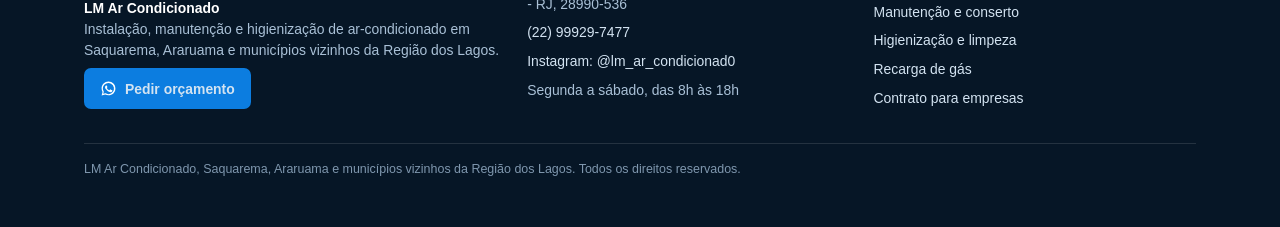
<file: projeto-e-orcamento-ar-condicionado.html>
<!DOCTYPE html>
<html lang="pt-BR">
<head>
<meta charset="utf-8">
<meta name="viewport" content="width=device-width, initial-scale=1">

<!-- Google Tag Manager -->
<script>(function(w,d,s,l,i){w[l]=w[l]||[];w[l].push({'gtm.start':
new Date().getTime(),event:'gtm.js'});var f=d.getElementsByTagName(s)[0],
j=d.createElement(s),dl=l!='dataLayer'?'&l='+l:'';j.async=true;j.src=
'https://www.googletagmanager.com/gtm.js?id='+i+dl;f.parentNode.insertBefore(j,f);
})(window,document,'script','dataLayer','GTM-K4WRWJ3T');</script>
<!-- End Google Tag Manager -->

<title>Cálculo de BTUs e Orçamento de Ar-Condicionado em Saquarema e Araruama | LM Ar Condicionado</title>
<meta name="description" content="Cálculo de BTUs, visita técnica e projeto de climatização para obra em Saquarema, Araruama e municípios vizinhos. Orçamento por foto no WhatsApp.">
<meta name="robots" content="index, follow">
<meta name="theme-color" content="#071A2B">
<link rel="canonical" href="https://lm-ar-condicionado.vercel.app/projeto-e-orcamento-ar-condicionado">
<link rel="icon" href="assets/logo-300.png" type="image/png">
<link rel="apple-touch-icon" href="assets/logo-300.png">
<meta property="og:type" content="website">
<meta property="og:locale" content="pt_BR">
<meta property="og:site_name" content="LM Ar Condicionado">
<meta property="og:title" content="Cálculo de BTUs e Orçamento de Ar-Condicionado em Saquarema e Araruama | LM Ar Condicionado">
<meta property="og:description" content="Cálculo de BTUs, visita técnica e projeto de climatização para obra em Saquarema, Araruama e municípios vizinhos. Orçamento por foto no WhatsApp.">
<meta property="og:image" content="https://lm-ar-condicionado.vercel.app/assets/logo.png">
<link rel="stylesheet" href="assets/estilo.css">
</head>
<body>
<!-- Google Tag Manager (noscript) -->
<noscript><iframe src="https://www.googletagmanager.com/ns.html?id=GTM-K4WRWJ3T"
height="0" width="0" style="display:none;visibility:hidden"></iframe></noscript>
<!-- End Google Tag Manager (noscript) -->

<a class="sr-only" href="#conteudo">Ir para o conteúdo</a>

<svg width="0" height="0" style="position:absolute" aria-hidden="true" focusable="false">
  <symbol id="ico-estrela" viewBox="0 0 24 24"><path d="m12 2 3.1 6.3 6.9 1-5 4.9 1.2 6.9L12 17.8 5.8 21l1.2-6.9-5-4.9 6.9-1z"/></symbol>
</svg>

<header class="header">
  <div class="wrap header-bar">
    <a class="brand" href="index.html#inicio" aria-label="LM Ar Condicionado, ir para o início">
      <img src="assets/logo-300.png" width="300" height="300" alt="Logo da LM Ar Condicionado, empresa de ar-condicionado em Saquarema">
      <span class="sr-only">LM Ar Condicionado</span>
    </a>

    <nav class="nav" aria-label="Navegação principal">
      <a href="index.html#como-funciona">Como funciona</a>
      <a href="index.html#servicos">Serviços</a>
      <a href="index.html#empresas">Empresas</a>
      <a href="index.html#avaliacoes">Avaliações</a>
      <a href="index.html#area">Onde atendemos</a>
      <a href="index.html#faq">Dúvidas</a>
    </nav>

    <a data-cta="contato_telefone" data-origem="cabecalho" class="header-phone" href="tel:+5522999297477" aria-label="Ligar para (22) 99929-7477">
      <svg viewBox="0 0 24 24" width="17" height="17" fill="none" stroke="#0B2439" stroke-width="1.9" stroke-linecap="round" stroke-linejoin="round" aria-hidden="true"><path d="M22 16.9v3a2 2 0 0 1-2.2 2 19.8 19.8 0 0 1-8.6-3.1 19.5 19.5 0 0 1-6-6A19.8 19.8 0 0 1 2.1 4.2 2 2 0 0 1 4.1 2h3a2 2 0 0 1 2 1.7c.1 1 .4 1.9.7 2.8a2 2 0 0 1-.5 2.1L8.1 9.9a16 16 0 0 0 6 6l1.3-1.2a2 2 0 0 1 2.1-.5c.9.3 1.8.6 2.8.7a2 2 0 0 1 1.7 2z"/></svg>
      <span>(22) 99929-7477</span>
    </a>

    <a data-cta="contato_whatsapp" data-origem="cabecalho" class="btn btn-primary btn-sm header-cta" href="https://wa.me/5522999297477?text=Ol%C3%A1!%20Vim%20pelo%20site%20e%20quero%20um%20or%C3%A7amento%20de%20ar-condicionado." target="_blank" rel="noopener">Orçamento</a>

    <button class="menu-btn" id="menuBtn" type="button" aria-expanded="false" aria-controls="mobileNav" aria-label="Abrir menu de navegação">
      <svg viewBox="0 0 24 24" width="21" height="21" fill="none" stroke="#0B2439" stroke-width="2" stroke-linecap="round" aria-hidden="true"><path d="M3 6h18M3 12h18M3 18h18"/></svg>
    </button>
  </div>

  <nav class="mobile-nav" id="mobileNav" aria-label="Navegação no celular">
    <a href="index.html#como-funciona">Como funciona</a>
    <a href="index.html#servicos">Serviços</a>
    <a href="index.html#empresas">Empresas</a>
    <a href="index.html#avaliacoes">Avaliações</a>
    <a href="index.html#area">Onde atendemos</a>
    <a href="index.html#faq">Dúvidas</a>
    <a data-cta="contato_telefone" data-origem="cabecalho" href="tel:+5522999297477">Ligar: (22) 99929-7477</a>
  </nav>
</header>

<main id="conteudo">

<section class="page-hero">
  <div class="wrap">
    <a class="voltar" href="index.html#servicos"><svg viewBox="0 0 24 24" aria-hidden="true" stroke-linecap="round" stroke-linejoin="round"><path d="M15 6l-6 6 6 6"/></svg> Todos os serviços</a>
    <h1>Cálculo de BTUs e orçamento de ar-condicionado em Saquarema e Araruama</h1>
    <p class="hero-sub">Antes de comprar, saiba quantos BTUs o seu cômodo precisa. Aparelho pequeno demais não gela, grande demais gasta à toa.</p>
    <div class="hero-actions">
      <a data-cta="contato_whatsapp" data-origem="pagina_topo" data-servico="projeto" class="btn btn-primary" href="https://wa.me/5522999297477?text=Ol%C3%A1!%20Quero%20uma%20visita%20t%C3%A9cnica%20para%20or%C3%A7amento%20de%20ar-condicionado." target="_blank" rel="noopener"><svg viewBox="0 0 32 32" width="19" height="19" fill="#fff" aria-hidden="true"><path d="M16 3C8.8 3 3 8.8 3 16c0 2.3.6 4.5 1.8 6.4L3 29l6.8-1.8c1.9 1 4 1.6 6.2 1.6 7.2 0 13-5.8 13-13S23.2 3 16 3zm0 23.6c-2 0-3.9-.5-5.5-1.5l-.4-.2-4 1.1 1.1-3.9-.3-.4a10.5 10.5 0 1 1 9.1 4.9zm5.9-7.9c-.3-.2-1.9-.9-2.2-1-.3-.1-.5-.2-.7.2s-.8 1-1 1.2c-.2.2-.4.2-.7.1a8.6 8.6 0 0 1-4.3-3.7c-.3-.6.3-.5.9-1.7.1-.2 0-.4 0-.6s-.7-1.7-1-2.3c-.2-.6-.5-.5-.7-.5h-.6c-.2 0-.6.1-.9.4-.3.4-1.2 1.2-1.2 2.8s1.2 3.2 1.4 3.5c.2.2 2.4 3.7 5.9 5.1 2.2.9 3 1 4.1.8.7-.1 2-.8 2.2-1.6.3-.8.3-1.5.2-1.6-.1-.2-.3-.3-.6-.4z"/></svg> Chamar no WhatsApp</a>
      <a data-cta="contato_telefone" data-origem="pagina_topo" data-servico="projeto" class="btn btn-light" href="tel:+5522999297477"><svg viewBox="0 0 24 24" width="18" height="18" fill="none" stroke="#fff" stroke-width="1.9" stroke-linecap="round" stroke-linejoin="round" aria-hidden="true"><path d="M22 16.9v3a2 2 0 0 1-2.2 2 19.8 19.8 0 0 1-8.6-3.1 19.5 19.5 0 0 1-6-6A19.8 19.8 0 0 1 2.1 4.2 2 2 0 0 1 4.1 2h3a2 2 0 0 1 2 1.7c.1 1 .4 1.9.7 2.8a2 2 0 0 1-.5 2.1L8.1 9.9a16 16 0 0 0 6 6l1.3-1.2a2 2 0 0 1 2.1-.5c.9.3 1.8.6 2.8.7a2 2 0 0 1 1.7 2z"/></svg> Ligar: (22) 99929-7477</a>
    </div>
    <div class="rating">
      <span class="rating-score">5,0</span>
      <span class="stars" aria-hidden="true">
          <svg aria-hidden="true"><use href="#ico-estrela"></use></svg>
          <svg aria-hidden="true"><use href="#ico-estrela"></use></svg>
          <svg aria-hidden="true"><use href="#ico-estrela"></use></svg>
          <svg aria-hidden="true"><use href="#ico-estrela"></use></svg>
          <svg aria-hidden="true"><use href="#ico-estrela"></use></svg>
      </span>
      <span class="rating-text"><strong>161 avaliações</strong><br>nota 5,0 no Google</span>
    </div>
  </div>
</section>

<section class="section">
  <div class="wrap page-grid">
    <figure class="page-foto"><img src="assets/fotos/servico-projeto.jpg" width="900" height="600" alt="Ferramentas da LM Ar Condicionado prontas para a visita técnica, com manifold, flangeador e parafusadeira" fetchpriority="high"></figure>
    <div>
      <div class="page-box">
        <h2>O que está incluído</h2>
        <ul class="list">
          <li>Cálculo de BTUs pelo tamanho do cômodo e pelo sol que bate</li>
          <li>Orçamento por foto no WhatsApp</li>
          <li>Visita técnica quando precisa olhar de perto</li>
          <li>Projeto de climatização para obra</li>
        </ul>
        <a data-cta="contato_whatsapp" data-origem="pagina_caixa" data-servico="projeto" class="btn btn-primary btn-block" href="https://wa.me/5522999297477?text=Ol%C3%A1!%20Quero%20uma%20visita%20t%C3%A9cnica%20para%20or%C3%A7amento%20de%20ar-condicionado." target="_blank" rel="noopener"><svg viewBox="0 0 32 32" width="19" height="19" fill="#fff" aria-hidden="true"><path d="M16 3C8.8 3 3 8.8 3 16c0 2.3.6 4.5 1.8 6.4L3 29l6.8-1.8c1.9 1 4 1.6 6.2 1.6 7.2 0 13-5.8 13-13S23.2 3 16 3zm0 23.6c-2 0-3.9-.5-5.5-1.5l-.4-.2-4 1.1 1.1-3.9-.3-.4a10.5 10.5 0 1 1 9.1 4.9zm5.9-7.9c-.3-.2-1.9-.9-2.2-1-.3-.1-.5-.2-.7.2s-.8 1-1 1.2c-.2.2-.4.2-.7.1a8.6 8.6 0 0 1-4.3-3.7c-.3-.6.3-.5.9-1.7.1-.2 0-.4 0-.6s-.7-1.7-1-2.3c-.2-.6-.5-.5-.7-.5h-.6c-.2 0-.6.1-.9.4-.3.4-1.2 1.2-1.2 2.8s1.2 3.2 1.4 3.5c.2.2 2.4 3.7 5.9 5.1 2.2.9 3 1 4.1.8.7-.1 2-.8 2.2-1.6.3-.8.3-1.5.2-1.6-.1-.2-.3-.3-.6-.4z"/></svg> Pedir orçamento</a>
      </div>
      <div class="page-box">
        <h2>Como funciona o orçamento por foto</h2>
        <p style="margin:0;font-size:.92rem">Manda pelo WhatsApp uma foto do cômodo, do ponto onde o aparelho vai ficar e, se já tiver um instalado, do aparelho. Com isso a gente já consegue avaliar a maior parte dos casos e passar o orçamento.</p>
      </div>
    </div>
  </div>
</section>

<section class="trust" aria-label="Por que chamar a LM Ar Condicionado">
  <div class="wrap trust-grid">
    <div class="trust-item">
      <svg viewBox="0 0 24 24" aria-hidden="true" stroke-linecap="round" stroke-linejoin="round"><circle cx="12" cy="12" r="9"/><path d="M12 7v5l3 2"/></svg>
      <span><strong>Mais de 7 anos</strong>atendendo Saquarema</span>
    </div>
    <div class="trust-item">
      <svg viewBox="0 0 24 24" aria-hidden="true" stroke-linecap="round" stroke-linejoin="round"><path d="m12 3 2.9 5.9 6.5.9-4.7 4.6 1.1 6.5-5.8-3.1-5.8 3.1 1.1-6.5L2.6 9.8l6.5-.9z"/></svg>
      <span><strong>161 avaliações</strong>nota 5,0 no Google</span>
    </div>
    <div class="trust-item">
      <svg viewBox="0 0 24 24" aria-hidden="true" stroke-linecap="round" stroke-linejoin="round"><path d="M16 20v-2a4 4 0 0 0-4-4H8a4 4 0 0 0-4 4v2"/><circle cx="10" cy="7" r="3.2"/><path d="M20 20v-2a4 4 0 0 0-3-3.8"/></svg>
      <span><strong>Equipe própria</strong>uniformizada</span>
    </div>
    <div class="trust-item">
      <svg viewBox="0 0 24 24" aria-hidden="true" stroke-linecap="round" stroke-linejoin="round"><rect x="3" y="5" width="18" height="16" rx="2"/><path d="M8 3v4M16 3v4M3 10h18"/></svg>
      <span><strong>Segunda a sábado</strong>das 8h às 18h</span>
    </div>
  </div>
</section>

<section class="section section--navy">
  <div class="wrap">
    <p class="eyebrow">Onde atendemos</p>
    <h2>Saquarema, Araruama e municípios vizinhos da Região dos Lagos</h2>
    <p>A base fica no Boqueirão, em Saquarema. Atendemos de segunda a sábado, das 8h às 18h. Ficou na dúvida se atendemos o seu endereço? Chama no WhatsApp que a gente confirma.</p>
    <a data-cta="contato_whatsapp" data-origem="pagina_rodape" data-servico="projeto" class="btn btn-primary" href="https://wa.me/5522999297477?text=Ol%C3%A1!%20Quero%20uma%20visita%20t%C3%A9cnica%20para%20or%C3%A7amento%20de%20ar-condicionado." target="_blank" rel="noopener"><svg viewBox="0 0 32 32" width="19" height="19" fill="#fff" aria-hidden="true"><path d="M16 3C8.8 3 3 8.8 3 16c0 2.3.6 4.5 1.8 6.4L3 29l6.8-1.8c1.9 1 4 1.6 6.2 1.6 7.2 0 13-5.8 13-13S23.2 3 16 3zm0 23.6c-2 0-3.9-.5-5.5-1.5l-.4-.2-4 1.1 1.1-3.9-.3-.4a10.5 10.5 0 1 1 9.1 4.9zm5.9-7.9c-.3-.2-1.9-.9-2.2-1-.3-.1-.5-.2-.7.2s-.8 1-1 1.2c-.2.2-.4.2-.7.1a8.6 8.6 0 0 1-4.3-3.7c-.3-.6.3-.5.9-1.7.1-.2 0-.4 0-.6s-.7-1.7-1-2.3c-.2-.6-.5-.5-.7-.5h-.6c-.2 0-.6.1-.9.4-.3.4-1.2 1.2-1.2 2.8s1.2 3.2 1.4 3.5c.2.2 2.4 3.7 5.9 5.1 2.2.9 3 1 4.1.8.7-.1 2-.8 2.2-1.6.3-.8.3-1.5.2-1.6-.1-.2-.3-.3-.6-.4z"/></svg> Chamar no WhatsApp</a>
  </div>
</section>

</main>

<footer class="footer">
  <div class="wrap">
    <div class="footer-grid">
      <div>
        <img src="assets/logo-300.png" width="300" height="300" alt="Logo da LM Ar Condicionado">
        <p style="margin-top:12px"><strong style="color:#fff">LM Ar Condicionado</strong><br>Instalação, manutenção e higienização de ar-condicionado em Saquarema, Araruama e municípios vizinhos da Região dos Lagos.</p>
        <a data-cta="contato_whatsapp" data-origem="rodape" class="btn btn-primary btn-sm" href="https://wa.me/5522999297477?text=Ol%C3%A1!%20Vim%20pelo%20site%20e%20quero%20um%20or%C3%A7amento%20de%20ar-condicionado." target="_blank" rel="noopener">
          <svg viewBox="0 0 32 32" width="17" height="17" fill="#fff" aria-hidden="true"><path d="M16 3C8.8 3 3 8.8 3 16c0 2.3.6 4.5 1.8 6.4L3 29l6.8-1.8c1.9 1 4 1.6 6.2 1.6 7.2 0 13-5.8 13-13S23.2 3 16 3zm0 23.6c-2 0-3.9-.5-5.5-1.5l-.4-.2-4 1.1 1.1-3.9-.3-.4a10.5 10.5 0 1 1 9.1 4.9zm5.9-7.9c-.3-.2-1.9-.9-2.2-1-.3-.1-.5-.2-.7.2s-.8 1-1 1.2c-.2.2-.4.2-.7.1a8.6 8.6 0 0 1-4.3-3.7c-.3-.6.3-.5.9-1.7.1-.2 0-.4 0-.6s-.7-1.7-1-2.3c-.2-.6-.5-.5-.7-.5h-.6c-.2 0-.6.1-.9.4-.3.4-1.2 1.2-1.2 2.8s1.2 3.2 1.4 3.5c.2.2 2.4 3.7 5.9 5.1 2.2.9 3 1 4.1.8.7-.1 2-.8 2.2-1.6.3-.8.3-1.5.2-1.6-.1-.2-.3-.3-.6-.4z"/></svg>
          Pedir orçamento
        </a>
      </div>

      <div class="footer-cols">
        <div>
          <h4>Contato</h4>
          <p>R. dos Funcionários, 3324 - Boqueirão, Saquarema - RJ, 28990-536</p>
          <p><a data-cta="contato_telefone" data-origem="rodape" href="tel:+5522999297477">(22) 99929-7477</a></p>
          <p><a data-cta="clique_instagram" data-origem="rodape" href="https://www.instagram.com/lm_ar_condicionad0/" target="_blank" rel="noopener">Instagram: @lm_ar_condicionad0</a></p>
          <p>Segunda a sábado, das 8h às 18h</p>
        </div>

        <div>
          <h4>Serviços</h4>
          <p><a href="index.html#servicos">Instalação de ar-condicionado</a></p>
          <p><a href="index.html#servicos">Manutenção e conserto</a></p>
          <p><a href="index.html#servicos">Higienização e limpeza</a></p>
          <p><a href="index.html#servicos">Recarga de gás</a></p>
          <p><a href="index.html#empresas">Contrato para empresas</a></p>
        </div>
      </div>
    </div>

    <div class="footer-bottom">
      <p>LM Ar Condicionado, Saquarema, Araruama e municípios vizinhos da Região dos Lagos. Todos os direitos reservados.</p>
    </div>
  </div>
</footer>
<a data-cta="contato_whatsapp" data-origem="flutuante" class="float-wa" href="https://wa.me/5522999297477?text=Ol%C3%A1!%20Vim%20pelo%20site%20e%20quero%20um%20or%C3%A7amento%20de%20ar-condicionado." target="_blank" rel="noopener" aria-label="Chamar a LM Ar Condicionado no WhatsApp">
  <svg viewBox="0 0 32 32" aria-hidden="true"><path d="M16 3C8.8 3 3 8.8 3 16c0 2.3.6 4.5 1.8 6.4L3 29l6.8-1.8c1.9 1 4 1.6 6.2 1.6 7.2 0 13-5.8 13-13S23.2 3 16 3zm0 23.6c-2 0-3.9-.5-5.5-1.5l-.4-.2-4 1.1 1.1-3.9-.3-.4a10.5 10.5 0 1 1 9.1 4.9zm5.9-7.9c-.3-.2-1.9-.9-2.2-1-.3-.1-.5-.2-.7.2s-.8 1-1 1.2c-.2.2-.4.2-.7.1a8.6 8.6 0 0 1-4.3-3.7c-.3-.6.3-.5.9-1.7.1-.2 0-.4 0-.6s-.7-1.7-1-2.3c-.2-.6-.5-.5-.7-.5h-.6c-.2 0-.6.1-.9.4-.3.4-1.2 1.2-1.2 2.8s1.2 3.2 1.4 3.5c.2.2 2.4 3.7 5.9 5.1 2.2.9 3 1 4.1.8.7-.1 2-.8 2.2-1.6.3-.8.3-1.5.2-1.6-.1-.2-.3-.3-.6-.4z"/></svg>
</a>
<script>
(function(){
  function medir(dados){
    // limpa os parâmetros do evento anterior, senão o dataLayer os carrega para o próximo
    var evento = { event: null, origem: undefined, servico: undefined, tipo_imovel: undefined, pergunta: undefined };
    for (var chave in dados) {
      if (Object.prototype.hasOwnProperty.call(dados, chave)) evento[chave] = dados[chave];
    }
    window.dataLayer = window.dataLayer || [];
    window.dataLayer.push(evento);
  }

  // menu do celular
  var btn = document.getElementById('menuBtn');
  var nav = document.getElementById('mobileNav');
  if (btn && nav) {
    btn.addEventListener('click', function(){
      var open = nav.classList.toggle('open');
      btn.setAttribute('aria-expanded', open ? 'true' : 'false');
    });
    nav.addEventListener('click', function(e){
      if (e.target.tagName === 'A') {
        nav.classList.remove('open');
        btn.setAttribute('aria-expanded','false');
      }
    });
  }

  // qualquer elemento com data-cta vira um evento no dataLayer
  document.addEventListener('click', function(e){
    var alvo = e.target;
    if (!alvo || !alvo.closest) return;
    var el = alvo.closest('[data-cta]');
    if (!el) return;
    medir({
      event: el.getAttribute('data-cta'),
      origem: el.getAttribute('data-origem') || undefined,
      servico: el.getAttribute('data-servico') || undefined
    });
  });

  // pergunta frequente aberta
  var duvidas = document.querySelectorAll('.faq details');
  for (var i = 0; i < duvidas.length; i++) {
    (function(d){
      d.addEventListener('toggle', function(){
        if (!d.open) return;
        var titulo = d.querySelector('summary');
        medir({ event: 'abriu_duvida', pergunta: titulo ? titulo.textContent.trim() : '' });
      });
    })(duvidas[i]);
  }

  // formulário de contrato, abre o WhatsApp com os dados preenchidos
  var form = document.getElementById('formEmpresa');
  if (form) {
    form.addEventListener('submit', function(e){
      e.preventDefault();
      var nome = form.nome.value.trim();
      var empresa = form.empresa.value.trim();
      var telefone = form.telefone.value.trim();
      var tipo = form.tipo.value;

      if (!nome || !empresa || !telefone || !tipo) {
        alert('Preencha nome, condomínio ou empresa, telefone e tipo de imóvel para continuar.');
        return;
      }

      // só o tipo de imóvel vai para a medição, nunca nome e telefone
      medir({ event: 'envio_formulario', origem: 'secao_empresas', tipo_imovel: tipo });

      var msg = 'Olá! Quero uma proposta de contrato de manutenção de ar-condicionado.\n'
              + 'Nome: ' + nome + '\n'
              + 'Condomínio ou empresa: ' + empresa + '\n'
              + 'Telefone: ' + telefone + '\n'
              + 'Tipo de imóvel: ' + tipo;

      window.open('https://wa.me/5522999297477?text=' + encodeURIComponent(msg), '_blank', 'noopener');
    });
  }
})();
</script>
</body>
</html>
</file>
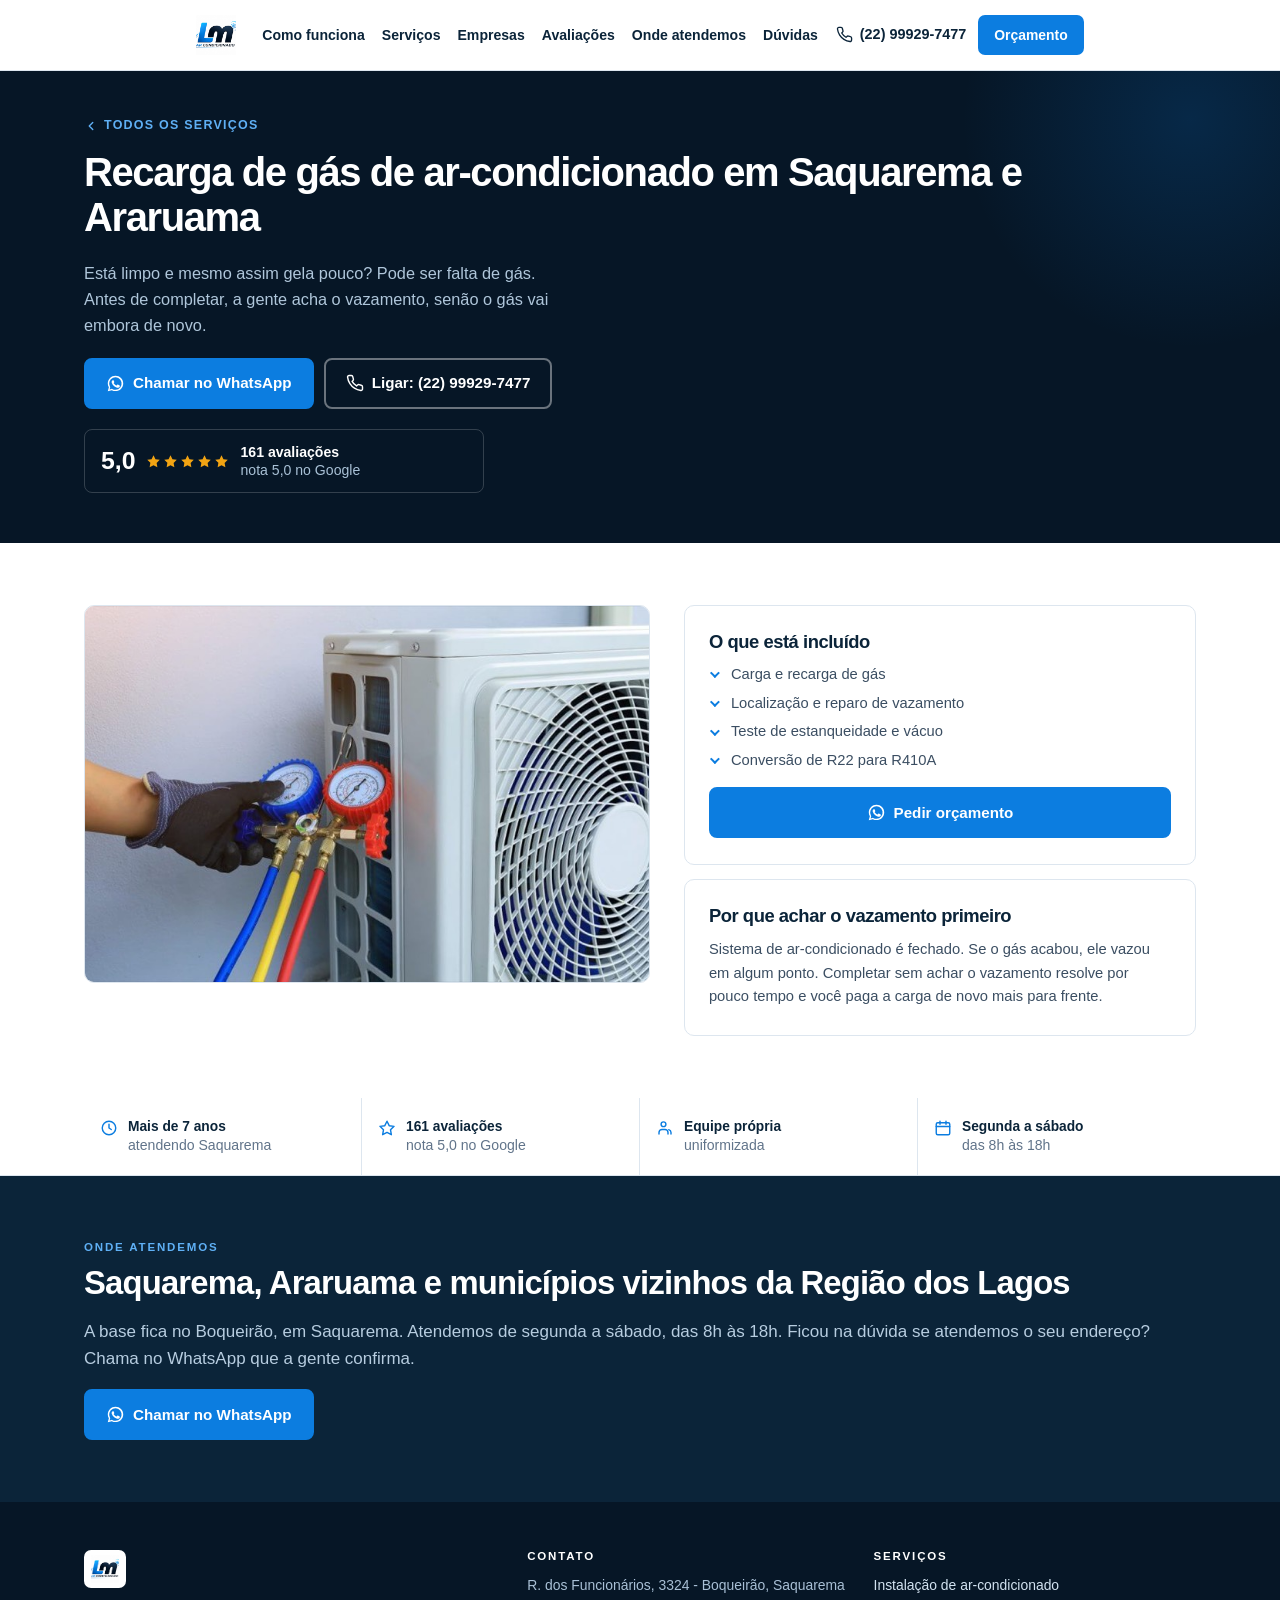
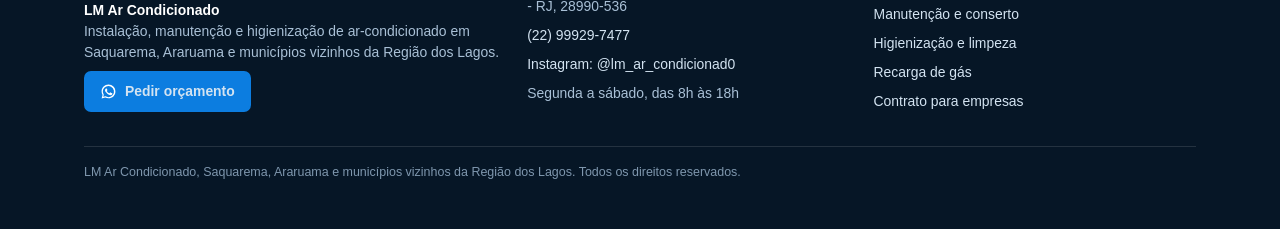
<file: recarga-de-gas-ar-condicionado.html>
<!DOCTYPE html>
<html lang="pt-BR">
<head>
<meta charset="utf-8">
<meta name="viewport" content="width=device-width, initial-scale=1">

<!-- Google Tag Manager -->
<script>(function(w,d,s,l,i){w[l]=w[l]||[];w[l].push({'gtm.start':
new Date().getTime(),event:'gtm.js'});var f=d.getElementsByTagName(s)[0],
j=d.createElement(s),dl=l!='dataLayer'?'&l='+l:'';j.async=true;j.src=
'https://www.googletagmanager.com/gtm.js?id='+i+dl;f.parentNode.insertBefore(j,f);
})(window,document,'script','dataLayer','GTM-K4WRWJ3T');</script>
<!-- End Google Tag Manager -->

<title>Recarga de Gás de Ar-Condicionado em Saquarema e Araruama | LM Ar Condicionado</title>
<meta name="description" content="Carga e recarga de gás, reparo de vazamento e conversão de R22 para R410A em Saquarema, Araruama e municípios vizinhos. Orçamento pelo WhatsApp.">
<meta name="robots" content="index, follow">
<meta name="theme-color" content="#071A2B">
<link rel="canonical" href="https://lm-ar-condicionado.vercel.app/recarga-de-gas-ar-condicionado">
<link rel="icon" href="assets/logo-300.png" type="image/png">
<link rel="apple-touch-icon" href="assets/logo-300.png">
<meta property="og:type" content="website">
<meta property="og:locale" content="pt_BR">
<meta property="og:site_name" content="LM Ar Condicionado">
<meta property="og:title" content="Recarga de Gás de Ar-Condicionado em Saquarema e Araruama | LM Ar Condicionado">
<meta property="og:description" content="Carga e recarga de gás, reparo de vazamento e conversão de R22 para R410A em Saquarema, Araruama e municípios vizinhos. Orçamento pelo WhatsApp.">
<meta property="og:image" content="https://lm-ar-condicionado.vercel.app/assets/logo.png">
<link rel="stylesheet" href="assets/estilo.css">
</head>
<body>
<!-- Google Tag Manager (noscript) -->
<noscript><iframe src="https://www.googletagmanager.com/ns.html?id=GTM-K4WRWJ3T"
height="0" width="0" style="display:none;visibility:hidden"></iframe></noscript>
<!-- End Google Tag Manager (noscript) -->

<a class="sr-only" href="#conteudo">Ir para o conteúdo</a>

<svg width="0" height="0" style="position:absolute" aria-hidden="true" focusable="false">
  <symbol id="ico-estrela" viewBox="0 0 24 24"><path d="m12 2 3.1 6.3 6.9 1-5 4.9 1.2 6.9L12 17.8 5.8 21l1.2-6.9-5-4.9 6.9-1z"/></symbol>
</svg>

<header class="header">
  <div class="wrap header-bar">
    <a class="brand" href="index.html#inicio" aria-label="LM Ar Condicionado, ir para o início">
      <img src="assets/logo-300.png" width="300" height="300" alt="Logo da LM Ar Condicionado, empresa de ar-condicionado em Saquarema">
      <span class="sr-only">LM Ar Condicionado</span>
    </a>

    <nav class="nav" aria-label="Navegação principal">
      <a href="index.html#como-funciona">Como funciona</a>
      <a href="index.html#servicos">Serviços</a>
      <a href="index.html#empresas">Empresas</a>
      <a href="index.html#avaliacoes">Avaliações</a>
      <a href="index.html#area">Onde atendemos</a>
      <a href="index.html#faq">Dúvidas</a>
    </nav>

    <a data-cta="contato_telefone" data-origem="cabecalho" class="header-phone" href="tel:+5522999297477" aria-label="Ligar para (22) 99929-7477">
      <svg viewBox="0 0 24 24" width="17" height="17" fill="none" stroke="#0B2439" stroke-width="1.9" stroke-linecap="round" stroke-linejoin="round" aria-hidden="true"><path d="M22 16.9v3a2 2 0 0 1-2.2 2 19.8 19.8 0 0 1-8.6-3.1 19.5 19.5 0 0 1-6-6A19.8 19.8 0 0 1 2.1 4.2 2 2 0 0 1 4.1 2h3a2 2 0 0 1 2 1.7c.1 1 .4 1.9.7 2.8a2 2 0 0 1-.5 2.1L8.1 9.9a16 16 0 0 0 6 6l1.3-1.2a2 2 0 0 1 2.1-.5c.9.3 1.8.6 2.8.7a2 2 0 0 1 1.7 2z"/></svg>
      <span>(22) 99929-7477</span>
    </a>

    <a data-cta="contato_whatsapp" data-origem="cabecalho" class="btn btn-primary btn-sm header-cta" href="https://wa.me/5522999297477?text=Ol%C3%A1!%20Vim%20pelo%20site%20e%20quero%20um%20or%C3%A7amento%20de%20ar-condicionado." target="_blank" rel="noopener">Orçamento</a>

    <button class="menu-btn" id="menuBtn" type="button" aria-expanded="false" aria-controls="mobileNav" aria-label="Abrir menu de navegação">
      <svg viewBox="0 0 24 24" width="21" height="21" fill="none" stroke="#0B2439" stroke-width="2" stroke-linecap="round" aria-hidden="true"><path d="M3 6h18M3 12h18M3 18h18"/></svg>
    </button>
  </div>

  <nav class="mobile-nav" id="mobileNav" aria-label="Navegação no celular">
    <a href="index.html#como-funciona">Como funciona</a>
    <a href="index.html#servicos">Serviços</a>
    <a href="index.html#empresas">Empresas</a>
    <a href="index.html#avaliacoes">Avaliações</a>
    <a href="index.html#area">Onde atendemos</a>
    <a href="index.html#faq">Dúvidas</a>
    <a data-cta="contato_telefone" data-origem="cabecalho" href="tel:+5522999297477">Ligar: (22) 99929-7477</a>
  </nav>
</header>

<main id="conteudo">

<section class="page-hero">
  <div class="wrap">
    <a class="voltar" href="index.html#servicos"><svg viewBox="0 0 24 24" aria-hidden="true" stroke-linecap="round" stroke-linejoin="round"><path d="M15 6l-6 6 6 6"/></svg> Todos os serviços</a>
    <h1>Recarga de gás de ar-condicionado em Saquarema e Araruama</h1>
    <p class="hero-sub">Está limpo e mesmo assim gela pouco? Pode ser falta de gás. Antes de completar, a gente acha o vazamento, senão o gás vai embora de novo.</p>
    <div class="hero-actions">
      <a data-cta="contato_whatsapp" data-origem="pagina_topo" data-servico="gas" class="btn btn-primary" href="https://wa.me/5522999297477?text=Ol%C3%A1!%20Quero%20um%20or%C3%A7amento%20de%20carga%20de%20g%C3%A1s%20do%20ar-condicionado." target="_blank" rel="noopener"><svg viewBox="0 0 32 32" width="19" height="19" fill="#fff" aria-hidden="true"><path d="M16 3C8.8 3 3 8.8 3 16c0 2.3.6 4.5 1.8 6.4L3 29l6.8-1.8c1.9 1 4 1.6 6.2 1.6 7.2 0 13-5.8 13-13S23.2 3 16 3zm0 23.6c-2 0-3.9-.5-5.5-1.5l-.4-.2-4 1.1 1.1-3.9-.3-.4a10.5 10.5 0 1 1 9.1 4.9zm5.9-7.9c-.3-.2-1.9-.9-2.2-1-.3-.1-.5-.2-.7.2s-.8 1-1 1.2c-.2.2-.4.2-.7.1a8.6 8.6 0 0 1-4.3-3.7c-.3-.6.3-.5.9-1.7.1-.2 0-.4 0-.6s-.7-1.7-1-2.3c-.2-.6-.5-.5-.7-.5h-.6c-.2 0-.6.1-.9.4-.3.4-1.2 1.2-1.2 2.8s1.2 3.2 1.4 3.5c.2.2 2.4 3.7 5.9 5.1 2.2.9 3 1 4.1.8.7-.1 2-.8 2.2-1.6.3-.8.3-1.5.2-1.6-.1-.2-.3-.3-.6-.4z"/></svg> Chamar no WhatsApp</a>
      <a data-cta="contato_telefone" data-origem="pagina_topo" data-servico="gas" class="btn btn-light" href="tel:+5522999297477"><svg viewBox="0 0 24 24" width="18" height="18" fill="none" stroke="#fff" stroke-width="1.9" stroke-linecap="round" stroke-linejoin="round" aria-hidden="true"><path d="M22 16.9v3a2 2 0 0 1-2.2 2 19.8 19.8 0 0 1-8.6-3.1 19.5 19.5 0 0 1-6-6A19.8 19.8 0 0 1 2.1 4.2 2 2 0 0 1 4.1 2h3a2 2 0 0 1 2 1.7c.1 1 .4 1.9.7 2.8a2 2 0 0 1-.5 2.1L8.1 9.9a16 16 0 0 0 6 6l1.3-1.2a2 2 0 0 1 2.1-.5c.9.3 1.8.6 2.8.7a2 2 0 0 1 1.7 2z"/></svg> Ligar: (22) 99929-7477</a>
    </div>
    <div class="rating">
      <span class="rating-score">5,0</span>
      <span class="stars" aria-hidden="true">
          <svg aria-hidden="true"><use href="#ico-estrela"></use></svg>
          <svg aria-hidden="true"><use href="#ico-estrela"></use></svg>
          <svg aria-hidden="true"><use href="#ico-estrela"></use></svg>
          <svg aria-hidden="true"><use href="#ico-estrela"></use></svg>
          <svg aria-hidden="true"><use href="#ico-estrela"></use></svg>
      </span>
      <span class="rating-text"><strong>161 avaliações</strong><br>nota 5,0 no Google</span>
    </div>
  </div>
</section>

<section class="section">
  <div class="wrap page-grid">
    <figure class="page-foto"><img src="assets/fotos/servico-gas.jpg" width="900" height="600" alt="Manifold de manômetros conectado à condensadora para carga de gás do ar-condicionado" fetchpriority="high"></figure>
    <div>
      <div class="page-box">
        <h2>O que está incluído</h2>
        <ul class="list">
          <li>Carga e recarga de gás</li>
          <li>Localização e reparo de vazamento</li>
          <li>Teste de estanqueidade e vácuo</li>
          <li>Conversão de R22 para R410A</li>
        </ul>
        <a data-cta="contato_whatsapp" data-origem="pagina_caixa" data-servico="gas" class="btn btn-primary btn-block" href="https://wa.me/5522999297477?text=Ol%C3%A1!%20Quero%20um%20or%C3%A7amento%20de%20carga%20de%20g%C3%A1s%20do%20ar-condicionado." target="_blank" rel="noopener"><svg viewBox="0 0 32 32" width="19" height="19" fill="#fff" aria-hidden="true"><path d="M16 3C8.8 3 3 8.8 3 16c0 2.3.6 4.5 1.8 6.4L3 29l6.8-1.8c1.9 1 4 1.6 6.2 1.6 7.2 0 13-5.8 13-13S23.2 3 16 3zm0 23.6c-2 0-3.9-.5-5.5-1.5l-.4-.2-4 1.1 1.1-3.9-.3-.4a10.5 10.5 0 1 1 9.1 4.9zm5.9-7.9c-.3-.2-1.9-.9-2.2-1-.3-.1-.5-.2-.7.2s-.8 1-1 1.2c-.2.2-.4.2-.7.1a8.6 8.6 0 0 1-4.3-3.7c-.3-.6.3-.5.9-1.7.1-.2 0-.4 0-.6s-.7-1.7-1-2.3c-.2-.6-.5-.5-.7-.5h-.6c-.2 0-.6.1-.9.4-.3.4-1.2 1.2-1.2 2.8s1.2 3.2 1.4 3.5c.2.2 2.4 3.7 5.9 5.1 2.2.9 3 1 4.1.8.7-.1 2-.8 2.2-1.6.3-.8.3-1.5.2-1.6-.1-.2-.3-.3-.6-.4z"/></svg> Pedir orçamento</a>
      </div>
      <div class="page-box">
        <h2>Por que achar o vazamento primeiro</h2>
        <p style="margin:0;font-size:.92rem">Sistema de ar-condicionado é fechado. Se o gás acabou, ele vazou em algum ponto. Completar sem achar o vazamento resolve por pouco tempo e você paga a carga de novo mais para frente.</p>
      </div>
    </div>
  </div>
</section>

<section class="trust" aria-label="Por que chamar a LM Ar Condicionado">
  <div class="wrap trust-grid">
    <div class="trust-item">
      <svg viewBox="0 0 24 24" aria-hidden="true" stroke-linecap="round" stroke-linejoin="round"><circle cx="12" cy="12" r="9"/><path d="M12 7v5l3 2"/></svg>
      <span><strong>Mais de 7 anos</strong>atendendo Saquarema</span>
    </div>
    <div class="trust-item">
      <svg viewBox="0 0 24 24" aria-hidden="true" stroke-linecap="round" stroke-linejoin="round"><path d="m12 3 2.9 5.9 6.5.9-4.7 4.6 1.1 6.5-5.8-3.1-5.8 3.1 1.1-6.5L2.6 9.8l6.5-.9z"/></svg>
      <span><strong>161 avaliações</strong>nota 5,0 no Google</span>
    </div>
    <div class="trust-item">
      <svg viewBox="0 0 24 24" aria-hidden="true" stroke-linecap="round" stroke-linejoin="round"><path d="M16 20v-2a4 4 0 0 0-4-4H8a4 4 0 0 0-4 4v2"/><circle cx="10" cy="7" r="3.2"/><path d="M20 20v-2a4 4 0 0 0-3-3.8"/></svg>
      <span><strong>Equipe própria</strong>uniformizada</span>
    </div>
    <div class="trust-item">
      <svg viewBox="0 0 24 24" aria-hidden="true" stroke-linecap="round" stroke-linejoin="round"><rect x="3" y="5" width="18" height="16" rx="2"/><path d="M8 3v4M16 3v4M3 10h18"/></svg>
      <span><strong>Segunda a sábado</strong>das 8h às 18h</span>
    </div>
  </div>
</section>

<section class="section section--navy">
  <div class="wrap">
    <p class="eyebrow">Onde atendemos</p>
    <h2>Saquarema, Araruama e municípios vizinhos da Região dos Lagos</h2>
    <p>A base fica no Boqueirão, em Saquarema. Atendemos de segunda a sábado, das 8h às 18h. Ficou na dúvida se atendemos o seu endereço? Chama no WhatsApp que a gente confirma.</p>
    <a data-cta="contato_whatsapp" data-origem="pagina_rodape" data-servico="gas" class="btn btn-primary" href="https://wa.me/5522999297477?text=Ol%C3%A1!%20Quero%20um%20or%C3%A7amento%20de%20carga%20de%20g%C3%A1s%20do%20ar-condicionado." target="_blank" rel="noopener"><svg viewBox="0 0 32 32" width="19" height="19" fill="#fff" aria-hidden="true"><path d="M16 3C8.8 3 3 8.8 3 16c0 2.3.6 4.5 1.8 6.4L3 29l6.8-1.8c1.9 1 4 1.6 6.2 1.6 7.2 0 13-5.8 13-13S23.2 3 16 3zm0 23.6c-2 0-3.9-.5-5.5-1.5l-.4-.2-4 1.1 1.1-3.9-.3-.4a10.5 10.5 0 1 1 9.1 4.9zm5.9-7.9c-.3-.2-1.9-.9-2.2-1-.3-.1-.5-.2-.7.2s-.8 1-1 1.2c-.2.2-.4.2-.7.1a8.6 8.6 0 0 1-4.3-3.7c-.3-.6.3-.5.9-1.7.1-.2 0-.4 0-.6s-.7-1.7-1-2.3c-.2-.6-.5-.5-.7-.5h-.6c-.2 0-.6.1-.9.4-.3.4-1.2 1.2-1.2 2.8s1.2 3.2 1.4 3.5c.2.2 2.4 3.7 5.9 5.1 2.2.9 3 1 4.1.8.7-.1 2-.8 2.2-1.6.3-.8.3-1.5.2-1.6-.1-.2-.3-.3-.6-.4z"/></svg> Chamar no WhatsApp</a>
  </div>
</section>

</main>

<footer class="footer">
  <div class="wrap">
    <div class="footer-grid">
      <div>
        <img src="assets/logo-300.png" width="300" height="300" alt="Logo da LM Ar Condicionado">
        <p style="margin-top:12px"><strong style="color:#fff">LM Ar Condicionado</strong><br>Instalação, manutenção e higienização de ar-condicionado em Saquarema, Araruama e municípios vizinhos da Região dos Lagos.</p>
        <a data-cta="contato_whatsapp" data-origem="rodape" class="btn btn-primary btn-sm" href="https://wa.me/5522999297477?text=Ol%C3%A1!%20Vim%20pelo%20site%20e%20quero%20um%20or%C3%A7amento%20de%20ar-condicionado." target="_blank" rel="noopener">
          <svg viewBox="0 0 32 32" width="17" height="17" fill="#fff" aria-hidden="true"><path d="M16 3C8.8 3 3 8.8 3 16c0 2.3.6 4.5 1.8 6.4L3 29l6.8-1.8c1.9 1 4 1.6 6.2 1.6 7.2 0 13-5.8 13-13S23.2 3 16 3zm0 23.6c-2 0-3.9-.5-5.5-1.5l-.4-.2-4 1.1 1.1-3.9-.3-.4a10.5 10.5 0 1 1 9.1 4.9zm5.9-7.9c-.3-.2-1.9-.9-2.2-1-.3-.1-.5-.2-.7.2s-.8 1-1 1.2c-.2.2-.4.2-.7.1a8.6 8.6 0 0 1-4.3-3.7c-.3-.6.3-.5.9-1.7.1-.2 0-.4 0-.6s-.7-1.7-1-2.3c-.2-.6-.5-.5-.7-.5h-.6c-.2 0-.6.1-.9.4-.3.4-1.2 1.2-1.2 2.8s1.2 3.2 1.4 3.5c.2.2 2.4 3.7 5.9 5.1 2.2.9 3 1 4.1.8.7-.1 2-.8 2.2-1.6.3-.8.3-1.5.2-1.6-.1-.2-.3-.3-.6-.4z"/></svg>
          Pedir orçamento
        </a>
      </div>

      <div class="footer-cols">
        <div>
          <h4>Contato</h4>
          <p>R. dos Funcionários, 3324 - Boqueirão, Saquarema - RJ, 28990-536</p>
          <p><a data-cta="contato_telefone" data-origem="rodape" href="tel:+5522999297477">(22) 99929-7477</a></p>
          <p><a data-cta="clique_instagram" data-origem="rodape" href="https://www.instagram.com/lm_ar_condicionad0/" target="_blank" rel="noopener">Instagram: @lm_ar_condicionad0</a></p>
          <p>Segunda a sábado, das 8h às 18h</p>
        </div>

        <div>
          <h4>Serviços</h4>
          <p><a href="index.html#servicos">Instalação de ar-condicionado</a></p>
          <p><a href="index.html#servicos">Manutenção e conserto</a></p>
          <p><a href="index.html#servicos">Higienização e limpeza</a></p>
          <p><a href="index.html#servicos">Recarga de gás</a></p>
          <p><a href="index.html#empresas">Contrato para empresas</a></p>
        </div>
      </div>
    </div>

    <div class="footer-bottom">
      <p>LM Ar Condicionado, Saquarema, Araruama e municípios vizinhos da Região dos Lagos. Todos os direitos reservados.</p>
    </div>
  </div>
</footer>
<a data-cta="contato_whatsapp" data-origem="flutuante" class="float-wa" href="https://wa.me/5522999297477?text=Ol%C3%A1!%20Vim%20pelo%20site%20e%20quero%20um%20or%C3%A7amento%20de%20ar-condicionado." target="_blank" rel="noopener" aria-label="Chamar a LM Ar Condicionado no WhatsApp">
  <svg viewBox="0 0 32 32" aria-hidden="true"><path d="M16 3C8.8 3 3 8.8 3 16c0 2.3.6 4.5 1.8 6.4L3 29l6.8-1.8c1.9 1 4 1.6 6.2 1.6 7.2 0 13-5.8 13-13S23.2 3 16 3zm0 23.6c-2 0-3.9-.5-5.5-1.5l-.4-.2-4 1.1 1.1-3.9-.3-.4a10.5 10.5 0 1 1 9.1 4.9zm5.9-7.9c-.3-.2-1.9-.9-2.2-1-.3-.1-.5-.2-.7.2s-.8 1-1 1.2c-.2.2-.4.2-.7.1a8.6 8.6 0 0 1-4.3-3.7c-.3-.6.3-.5.9-1.7.1-.2 0-.4 0-.6s-.7-1.7-1-2.3c-.2-.6-.5-.5-.7-.5h-.6c-.2 0-.6.1-.9.4-.3.4-1.2 1.2-1.2 2.8s1.2 3.2 1.4 3.5c.2.2 2.4 3.7 5.9 5.1 2.2.9 3 1 4.1.8.7-.1 2-.8 2.2-1.6.3-.8.3-1.5.2-1.6-.1-.2-.3-.3-.6-.4z"/></svg>
</a>
<script>
(function(){
  function medir(dados){
    // limpa os parâmetros do evento anterior, senão o dataLayer os carrega para o próximo
    var evento = { event: null, origem: undefined, servico: undefined, tipo_imovel: undefined, pergunta: undefined };
    for (var chave in dados) {
      if (Object.prototype.hasOwnProperty.call(dados, chave)) evento[chave] = dados[chave];
    }
    window.dataLayer = window.dataLayer || [];
    window.dataLayer.push(evento);
  }

  // menu do celular
  var btn = document.getElementById('menuBtn');
  var nav = document.getElementById('mobileNav');
  if (btn && nav) {
    btn.addEventListener('click', function(){
      var open = nav.classList.toggle('open');
      btn.setAttribute('aria-expanded', open ? 'true' : 'false');
    });
    nav.addEventListener('click', function(e){
      if (e.target.tagName === 'A') {
        nav.classList.remove('open');
        btn.setAttribute('aria-expanded','false');
      }
    });
  }

  // qualquer elemento com data-cta vira um evento no dataLayer
  document.addEventListener('click', function(e){
    var alvo = e.target;
    if (!alvo || !alvo.closest) return;
    var el = alvo.closest('[data-cta]');
    if (!el) return;
    medir({
      event: el.getAttribute('data-cta'),
      origem: el.getAttribute('data-origem') || undefined,
      servico: el.getAttribute('data-servico') || undefined
    });
  });

  // pergunta frequente aberta
  var duvidas = document.querySelectorAll('.faq details');
  for (var i = 0; i < duvidas.length; i++) {
    (function(d){
      d.addEventListener('toggle', function(){
        if (!d.open) return;
        var titulo = d.querySelector('summary');
        medir({ event: 'abriu_duvida', pergunta: titulo ? titulo.textContent.trim() : '' });
      });
    })(duvidas[i]);
  }

  // formulário de contrato, abre o WhatsApp com os dados preenchidos
  var form = document.getElementById('formEmpresa');
  if (form) {
    form.addEventListener('submit', function(e){
      e.preventDefault();
      var nome = form.nome.value.trim();
      var empresa = form.empresa.value.trim();
      var telefone = form.telefone.value.trim();
      var tipo = form.tipo.value;

      if (!nome || !empresa || !telefone || !tipo) {
        alert('Preencha nome, condomínio ou empresa, telefone e tipo de imóvel para continuar.');
        return;
      }

      // só o tipo de imóvel vai para a medição, nunca nome e telefone
      medir({ event: 'envio_formulario', origem: 'secao_empresas', tipo_imovel: tipo });

      var msg = 'Olá! Quero uma proposta de contrato de manutenção de ar-condicionado.\n'
              + 'Nome: ' + nome + '\n'
              + 'Condomínio ou empresa: ' + empresa + '\n'
              + 'Telefone: ' + telefone + '\n'
              + 'Tipo de imóvel: ' + tipo;

      window.open('https://wa.me/5522999297477?text=' + encodeURIComponent(msg), '_blank', 'noopener');
    });
  }
})();
</script>
</body>
</html>
</file>
<file: assets/estilo.css>
/* ============================================================
   LM Ar Condicionado, site de página única
   Azul profundo do logo, neutros azulados, um tom de destaque
   para os botões. Desenhado primeiro para o celular.
   ============================================================ */

:root{
  --navy-900:#061626;
  --navy-800:#0B2439;
  --navy-700:#143352;
  --accent:#0C7DE0;
  --accent-dark:#0966B8;
  --accent-light:#5FB0F5;
  --ink:#0B2439;
  --text:#3B4E62;
  --muted:#61748A;
  --line:#DDE6EF;
  --soft:#F3F7FB;
  --soft-2:#E8F0F8;
  --white:#FFFFFF;
  --star:#F2A413;
  --r:10px;
  --header-h:58px;
  --wrap:1160px;
}

*,*::before,*::after{box-sizing:border-box}
html{-webkit-text-size-adjust:100%;scroll-behavior:smooth;scroll-padding-top:calc(var(--header-h) + 8px)}
body{
  margin:0;background:var(--white);color:var(--text);
  font-family:-apple-system,BlinkMacSystemFont,"Segoe UI",Roboto,"Helvetica Neue",Arial,sans-serif;
  font-size:16px;line-height:1.6;-webkit-font-smoothing:antialiased;
}
img{max-width:100%;display:block;height:auto}
a{color:var(--accent-dark);text-decoration:none}
h1,h2,h3,h4{color:var(--ink);margin:0 0 .5em;line-height:1.12;letter-spacing:-.025em;font-weight:800}
h1{font-size:clamp(1.72rem,6.6vw,3.1rem);letter-spacing:-.035em}
h2{font-size:clamp(1.32rem,4.4vw,2.05rem)}
h3{font-size:1rem;font-weight:700;letter-spacing:-.01em}
p{margin:0 0 1em}
ul{margin:0 0 1em;padding:0;list-style:none}

.wrap{width:100%;max-width:var(--wrap);margin:0 auto;padding:0 18px}
.section{padding:46px 0}
.section--soft{background:var(--soft);border-top:1px solid var(--line);border-bottom:1px solid var(--line)}
.section--blue{background:#E4EEF8;border-top:1px solid #CFE0F0;border-bottom:1px solid #CFE0F0}
.section--navy{background:var(--navy-800)}
.section--navy h2{color:#fff}
.section--navy p{color:#B7CDE0}
.section--navy .eyebrow{color:var(--accent-light)}
.section--navy .info-line svg{stroke:var(--accent-light)}
.section--navy .info-line strong{color:#fff}
.section--navy .info-line a{color:#D9E8F5}
.section--navy .map{border-color:rgba(255,255,255,.2)}
.eyebrow{font-size:.72rem;font-weight:800;letter-spacing:.16em;text-transform:uppercase;color:var(--accent-dark);margin:0 0 .7em}
.lead{font-size:.98rem;color:var(--muted);max-width:64ch}
.sr-only{position:absolute;width:1px;height:1px;padding:0;margin:-1px;overflow:hidden;clip:rect(0 0 0 0);white-space:nowrap;border:0}

/* ---------- botões ---------- */
.btn{
  display:inline-flex;align-items:center;justify-content:center;gap:8px;
  font-size:.95rem;font-weight:700;line-height:1.2;white-space:nowrap;
  padding:14px 20px;border-radius:8px;border:2px solid transparent;cursor:pointer;
  transition:background-color .15s ease,border-color .15s ease,color .15s ease;
}
.btn svg{flex:none}
.btn-primary{background:var(--accent);color:#fff;border-color:var(--accent)}
.btn-primary:hover{background:var(--accent-dark);border-color:var(--accent-dark)}
.btn-outline{background:transparent;color:var(--ink);border-color:#C7D6E4}
.btn-outline:hover{border-color:var(--ink)}
.btn-light{background:transparent;color:#fff;border-color:rgba(255,255,255,.4)}
.btn-light:hover{border-color:#fff}
.btn-sm{padding:10px 14px;font-size:.87rem;border-radius:7px}
.btn-quote{background:#fff;color:var(--accent-dark);border-color:#BAD4EC}
.btn-quote:hover{background:var(--soft-2);border-color:var(--accent)}
.btn-block{display:flex;width:100%}
a:focus-visible,button:focus-visible,summary:focus-visible{outline:3px solid var(--accent-light);outline-offset:2px}

/* ---------- cabeçalho ---------- */
.header{position:fixed;top:0;left:0;right:0;z-index:60;background:rgba(255,255,255,.97);border-bottom:1px solid var(--line);backdrop-filter:saturate(160%) blur(6px)}
.header-bar{display:flex;align-items:center;gap:10px;height:var(--header-h)}
.brand{display:flex;align-items:center;margin-right:auto;flex:none}
.brand img{height:32px;width:auto}
.nav{display:none}
.header-phone{display:inline-flex;align-items:center;gap:7px;font-weight:700;color:var(--ink);font-size:.9rem;white-space:nowrap}
.header-phone span{display:none}
.header-cta{display:none}
.menu-btn{display:inline-flex;align-items:center;justify-content:center;width:40px;height:40px;border:1px solid var(--line);background:#fff;border-radius:8px;cursor:pointer}
.mobile-nav{display:none;border-top:1px solid var(--line);background:#fff;padding:6px 0 12px}
.mobile-nav.open{display:block}
.mobile-nav a{display:block;padding:11px 18px;color:var(--ink);font-weight:600;border-bottom:1px solid var(--soft)}
main{padding-top:var(--header-h)}

/* ---------- topo ---------- */
.hero{position:relative;background:var(--navy-900);color:#C3D7E8;overflow:hidden;padding:36px 0 40px}
.hero::before{content:"";position:absolute;top:-180px;right:-140px;width:520px;height:520px;border-radius:50%;background:radial-gradient(circle,rgba(12,125,224,.20) 0%,rgba(12,125,224,0) 70%);z-index:0}
.hero-inner{position:relative;z-index:1}
.hero h1{color:#fff;margin:0 0 .6em}
.hero-sub{font-size:.98rem;color:#AFC6DA;max-width:54ch;margin-bottom:22px}
.hero-actions{display:flex;flex-direction:column;gap:10px;margin-bottom:20px}
.hero-actions .btn{width:100%}
.rating{display:flex;align-items:center;gap:11px;padding:12px 14px;border:1px solid rgba(255,255,255,.18);border-radius:8px;max-width:400px}
.rating-score{font-size:1.4rem;font-weight:800;color:#fff;line-height:1}
.stars{display:flex;gap:2px}
.stars svg{width:15px;height:15px;fill:var(--star)}
.rating-text{font-size:.8rem;color:#A9C1D6;line-height:1.3}
.rating-text strong{color:#fff}

/* ---------- faixa de confiança ---------- */
.trust{background:#fff;border-bottom:1px solid var(--line)}
.trust-grid{display:grid;grid-template-columns:1fr 1fr;gap:0}
.trust-item{padding:16px 14px;display:flex;gap:10px;align-items:flex-start;font-size:.82rem;line-height:1.35;color:var(--muted);border-bottom:1px solid var(--line)}
.trust-item:nth-child(odd){border-right:1px solid var(--line)}
.trust-item:nth-last-child(-n+2){border-bottom:0}
.trust-item svg{width:18px;height:18px;flex:none;margin-top:1px;stroke:var(--accent);fill:none;stroke-width:1.9}
.trust-item strong{display:block;color:var(--ink);font-weight:800;font-size:.86rem}

/* ---------- cartões de serviço ---------- */
.cards{display:grid;grid-template-columns:1fr 1fr;gap:12px;margin-top:22px;grid-auto-rows:1fr}
.card{background:#fff;border:1px solid var(--line);border-radius:var(--r);overflow:hidden;display:flex;flex-direction:column;height:100%}
.card--dark{background:var(--navy-800);border-color:var(--navy-800)}
.card--dark h2{color:#fff}
.card--dark p{color:#AFC6DA}
.card--dark .list li{color:#DCE9F4}
.card--dark .list li::before{border-color:var(--accent-light)}
.card-mark{aspect-ratio:3/2;display:flex;align-items:center;justify-content:center;background:linear-gradient(140deg,#0E2C46 0%,#16456B 100%);color:var(--accent-light);border-bottom:1px solid rgba(255,255,255,.1)}
.card-mark svg{width:46px;height:46px}
.card-photo{margin:0;background:var(--soft-2)}
.card-photo img{width:100%;aspect-ratio:3/2;object-fit:cover}
.card-body{padding:14px 13px;display:flex;flex-direction:column;flex:1}
.card h2{font-size:.94rem;margin-bottom:.45em;letter-spacing:-.015em}
.card p{font-size:.79rem;line-height:1.5;color:var(--muted);margin-bottom:.9em}
.list li{position:relative;padding-left:17px;margin-bottom:6px;font-size:.78rem;line-height:1.4;color:var(--text)}
.list li::before{content:"";position:absolute;left:1px;top:.5em;width:7px;height:7px;border-right:2px solid var(--accent);border-bottom:2px solid var(--accent);transform:rotate(45deg) translateY(-2px)}
.card .list{margin-bottom:14px}
.card .btn{margin-top:auto}

/* ---------- empresas ---------- */
.empresas{background:var(--navy-800);color:#C2D5E6;padding:46px 0}
.empresas h2{color:#fff}
.empresas .eyebrow{color:var(--accent-light)}
.empresas p{color:#B7CDE0;font-size:.95rem}
.empresas .list li{color:#DCE9F4;font-size:.88rem}
.empresas .list li::before{border-color:var(--accent-light)}
.empresas-grid{display:grid;grid-template-columns:1fr;gap:22px}
.form-card{background:#fff;border-radius:var(--r);padding:20px 18px;color:var(--text)}
.form-card h3{font-size:1.08rem;margin-bottom:.35em;color:var(--ink)}
.form-card p.hint{color:var(--muted);font-size:.84rem;margin-bottom:16px}
.field{margin-bottom:12px}
.field label{display:block;font-size:.82rem;font-weight:700;color:var(--ink);margin-bottom:5px}
.field input,.field select{width:100%;padding:12px 13px;font-size:.95rem;font-family:inherit;color:var(--ink);background:#fff;border:1px solid #C7D6E4;border-radius:8px}
.field input:focus,.field select:focus{outline:2px solid var(--accent);outline-offset:1px;border-color:var(--accent)}
.field select{appearance:none;background-image:url("data:image/svg+xml;charset=utf-8,%3Csvg xmlns='http://www.w3.org/2000/svg' viewBox='0 0 20 20' fill='%2361748A'%3E%3Cpath d='M5.5 7.5 10 12l4.5-4.5z'/%3E%3C/svg%3E");background-repeat:no-repeat;background-position:right 11px center;background-size:19px;padding-right:36px}
.form-card .btn{margin-top:4px}
.form-note{font-size:.8rem;color:var(--muted);margin:10px 0 0;text-align:center}

/* ---------- como funciona ---------- */
.steps{display:grid;grid-template-columns:1fr 1fr;gap:14px;margin-top:22px}
.step{background:#fff;border:1px solid var(--line);border-radius:var(--r);padding:14px 13px}
.step-num{display:inline-flex;align-items:center;justify-content:center;width:26px;height:26px;border-radius:50%;background:var(--navy-800);color:#fff;font-size:.8rem;font-weight:800;margin-bottom:9px}
.step h3{font-size:.9rem;margin-bottom:.3em}
.step p{font-size:.78rem;line-height:1.45;margin:0;color:var(--muted)}

/* ---------- avaliações ---------- */
.reviews{display:grid;grid-template-columns:1fr 1fr;gap:12px;margin-top:22px}
.review{background:#fff;border:1px solid var(--line);border-radius:var(--r);padding:15px 14px}
.review:nth-child(3){grid-column:1 / -1}
.review .stars{margin-bottom:9px}
.review blockquote{margin:0 0 11px;font-size:.82rem;line-height:1.5;color:var(--ink)}
.review cite{font-style:normal;font-weight:700;color:var(--ink);font-size:.82rem;display:block}
.review .src{font-size:.74rem;color:var(--muted)}
.google-cta{margin-top:14px;background:#fff;border:1px solid var(--line);border-radius:var(--r);padding:20px 18px;display:grid;grid-template-columns:1fr;gap:20px;align-items:center}
.google-cta h3{font-size:1.05rem;margin-bottom:.4em}
.google-cta p{font-size:.88rem;color:var(--muted);margin-bottom:16px}
.qr{margin:0;text-align:center}
.qr img{width:148px;height:148px;margin:0 auto;border:1px solid var(--line);border-radius:8px;padding:7px;background:#fff}
.qr figcaption{font-size:.76rem;color:var(--muted);margin-top:9px;line-height:1.3}

/* ---------- onde atendemos ---------- */
.area-grid{display:grid;grid-template-columns:1fr;gap:22px;margin-top:20px}
.map{border:1px solid var(--line);border-radius:var(--r);overflow:hidden;background:var(--soft-2)}
.map iframe{display:block;width:100%;height:270px;border:0}
.info-line{display:flex;gap:11px;align-items:flex-start;margin-bottom:14px}
.info-line svg{width:19px;height:19px;flex:none;margin-top:3px;stroke:var(--accent-dark);fill:none;stroke-width:1.8}
.info-line strong{display:block;color:var(--ink)}
.info-line span{font-size:.9rem;line-height:1.45}

/* ---------- dúvidas ---------- */
.faq{display:grid;grid-template-columns:1fr 1fr;gap:10px;margin-top:22px;align-items:start}
.faq details{border:1px solid var(--line);border-radius:var(--r);background:#fff}
.faq summary{list-style:none;cursor:pointer;padding:13px 32px 13px 13px;position:relative;font-weight:700;color:var(--ink);font-size:.83rem;line-height:1.35}
.faq summary::-webkit-details-marker{display:none}
.faq summary::after{content:"";position:absolute;right:14px;top:17px;width:8px;height:8px;border-right:2px solid var(--accent);border-bottom:2px solid var(--accent);transform:rotate(45deg);transition:transform .18s ease}
.faq details[open] summary::after{transform:rotate(-135deg);top:20px}
.faq .answer{padding:0 13px 14px;font-size:.8rem;line-height:1.55;color:var(--muted)}
.faq .answer p:last-child{margin-bottom:0}

/* ---------- rodapé ---------- */
.footer{background:var(--navy-900);color:#A9C0D6;padding:34px 0 92px;font-size:.87rem}
.footer-grid{display:grid;grid-template-columns:1fr;gap:24px}
.footer img{height:38px;width:auto;background:#fff;border-radius:7px;padding:5px 7px}
.footer h4{color:#fff;font-size:.72rem;letter-spacing:.16em;text-transform:uppercase;margin-bottom:12px;font-weight:800}
.footer a{color:#D3E3F1}
.footer a:hover{color:#fff}
.footer p{margin-bottom:8px;line-height:1.5}
.footer-cols{display:grid;grid-template-columns:1fr 1fr;gap:24px}
.footer-bottom{border-top:1px solid rgba(255,255,255,.12);margin-top:26px;padding-top:16px;font-size:.78rem;color:#7F97AE}

/* ---------- botão flutuante ---------- */
.float-wa{position:fixed;right:14px;bottom:14px;z-index:70;width:54px;height:54px;border-radius:50%;background:var(--accent);display:flex;align-items:center;justify-content:center;box-shadow:0 6px 18px rgba(6,22,38,.3)}
.float-wa svg{width:28px;height:28px;fill:#fff}

/* ---------- telas médias ---------- */
@media (min-width:700px){
  body{font-size:17px}
  .section{padding:62px 0}
  .wrap{padding:0 24px}
  .hero{padding:58px 0 62px}
  .hero-actions{flex-direction:row;flex-wrap:wrap}
  .hero-actions .btn{width:auto;min-width:220px}
  .trust-grid{grid-template-columns:repeat(4,1fr)}
  .trust-item{border-bottom:0;padding:20px 16px;font-size:.88rem}
  .trust-item:nth-child(odd){border-right:0}
  .trust-item:not(:last-child){border-right:1px solid var(--line)}
  .cards{grid-template-columns:repeat(3,1fr);gap:18px;margin-top:30px}
  .card-body{padding:20px 18px}
  .card h2{font-size:1.12rem}
  .card p{font-size:.92rem}
  .list li{font-size:.9rem;padding-left:22px;margin-bottom:8px}
  .card .btn{font-size:.92rem;padding:12px 18px}
  .steps{grid-template-columns:repeat(4,1fr);gap:18px}
  .step{padding:20px 18px}
  .step h3{font-size:1.02rem}
  .step p{font-size:.9rem}
  .reviews{grid-template-columns:repeat(3,1fr);gap:18px}
  .review{padding:22px 20px}
  .review:nth-child(3){grid-column:auto}
  .google-cta{grid-template-columns:1fr auto;gap:36px;padding:26px 24px;margin-top:18px}
  .qr img{width:172px;height:172px}
  .review blockquote{font-size:.95rem}
  .review cite{font-size:.92rem}
  .faq{gap:14px;margin-top:30px}
  .faq summary{font-size:.98rem;padding:17px 44px 17px 18px}
  .faq summary::after{right:20px;top:23px}
  .faq details[open] summary::after{top:26px}
  .faq .answer{padding:0 18px 18px;font-size:.94rem}
  .empresas{padding:64px 0}
  .form-card{padding:26px 24px}
  .footer{padding:48px 0 40px}
  .footer-grid{grid-template-columns:1.3fr 1fr 1fr}
  .footer-cols{display:contents}
  .map iframe{height:340px}
}

/* ---------- desktop ---------- */
@media (min-width:1000px){
  :root{--header-h:70px}
  .brand img{height:40px}
  .header-phone span{display:inline}
  .header-cta{display:inline-flex}
  .menu-btn{display:none}
  .header-bar{justify-content:center;gap:12px}
  .brand{margin-right:0}
  .nav{display:flex;align-items:center;gap:17px;margin:0 6px 0 14px}
  .nav a{color:var(--ink);font-weight:600;font-size:.88rem;white-space:nowrap}
  .nav a:hover{color:var(--accent-dark)}
  .hero{padding:82px 0 84px}
  .hero h1{font-size:clamp(2.1rem,3.4vw,3rem);margin-bottom:0}
  .hero-inner{display:grid;grid-template-columns:1.14fr .86fr;align-items:center}
  .hero-copy{padding-right:52px}
  .hero-side{padding-left:52px;border-left:1px solid rgba(255,255,255,.15)}
  .hero-side .hero-actions{flex-direction:column;gap:11px}
  .hero-side .hero-actions .btn{width:100%;min-width:0}
  .hero-side .rating{max-width:none}
  .hero-sub{font-size:1.02rem;margin-bottom:24px}
  .rating{padding:13px 16px}
  .rating-score{font-size:1.55rem}
  .rating-text{font-size:.88rem}
  .area-grid{grid-template-columns:.85fr 1.15fr;align-items:center;margin-top:26px}
  .empresas-grid{grid-template-columns:1.1fr .9fr;gap:48px;align-items:start}
  .float-wa{display:none}
}
@media (prefers-reduced-motion:reduce){
  html{scroll-behavior:auto}
  *{transition:none !important}
}

/* ============================================================
   Páginas de serviço (uma por serviço, usadas nos sitelinks)
   ============================================================ */
.page-hero{background:var(--navy-900);color:#C3D7E8;padding:26px 0 30px;position:relative;overflow:hidden}
.page-hero::before{content:"";position:absolute;top:-180px;right:-140px;width:460px;height:460px;border-radius:50%;background:radial-gradient(circle,rgba(12,125,224,.18) 0%,rgba(12,125,224,0) 70%)}
.page-hero .wrap{position:relative;z-index:1}
.voltar{display:inline-flex;align-items:center;gap:6px;font-size:.78rem;font-weight:700;letter-spacing:.1em;text-transform:uppercase;color:var(--accent-light);margin-bottom:14px}
.voltar svg{width:14px;height:14px;stroke:currentColor;fill:none;stroke-width:2.4}
.page-hero h1{color:#fff;font-size:clamp(1.6rem,5.2vw,2.5rem);margin-bottom:.5em}
.page-hero .hero-sub{margin-bottom:20px}
.page-grid{display:grid;grid-template-columns:1fr;gap:24px;align-items:start}
.page-foto{margin:0;border-radius:var(--r);overflow:hidden;border:1px solid var(--line)}
.page-foto img{width:100%;aspect-ratio:3/2;object-fit:cover}
.page-box{background:#fff;border:1px solid var(--line);border-radius:var(--r);padding:20px 18px}
.page-box h2{font-size:1.15rem;margin-bottom:.6em}
.page-box .list li{font-size:.92rem}
.page-box + .page-box{margin-top:14px}
.card-mais{display:flex;align-items:center;justify-content:center;gap:6px;padding:12px 10px;background:var(--soft);border-top:1px solid var(--line);font-size:.78rem;font-weight:800;color:var(--accent-dark);text-align:center;line-height:1.25;transition:background-color .15s ease}
.card-mais svg{width:13px;height:13px;stroke:currentColor;fill:none;stroke-width:2.6;flex:none}
.card-mais:hover{background:var(--soft-2)}
.so-larga{display:none}
.card--dark .card-mais{background:#0E2C46;border-top-color:rgba(255,255,255,.14);color:var(--accent-light)}
.card--dark .card-mais:hover{background:#14395A}
@media (min-width:700px){
  .page-hero{padding:44px 0 50px}
  .page-grid{grid-template-columns:1.05fr .95fr;gap:34px}
  .page-box{padding:26px 24px}
  .card-mais{font-size:.88rem;padding:14px 12px}
  .so-larga{display:inline}
}
</file>
